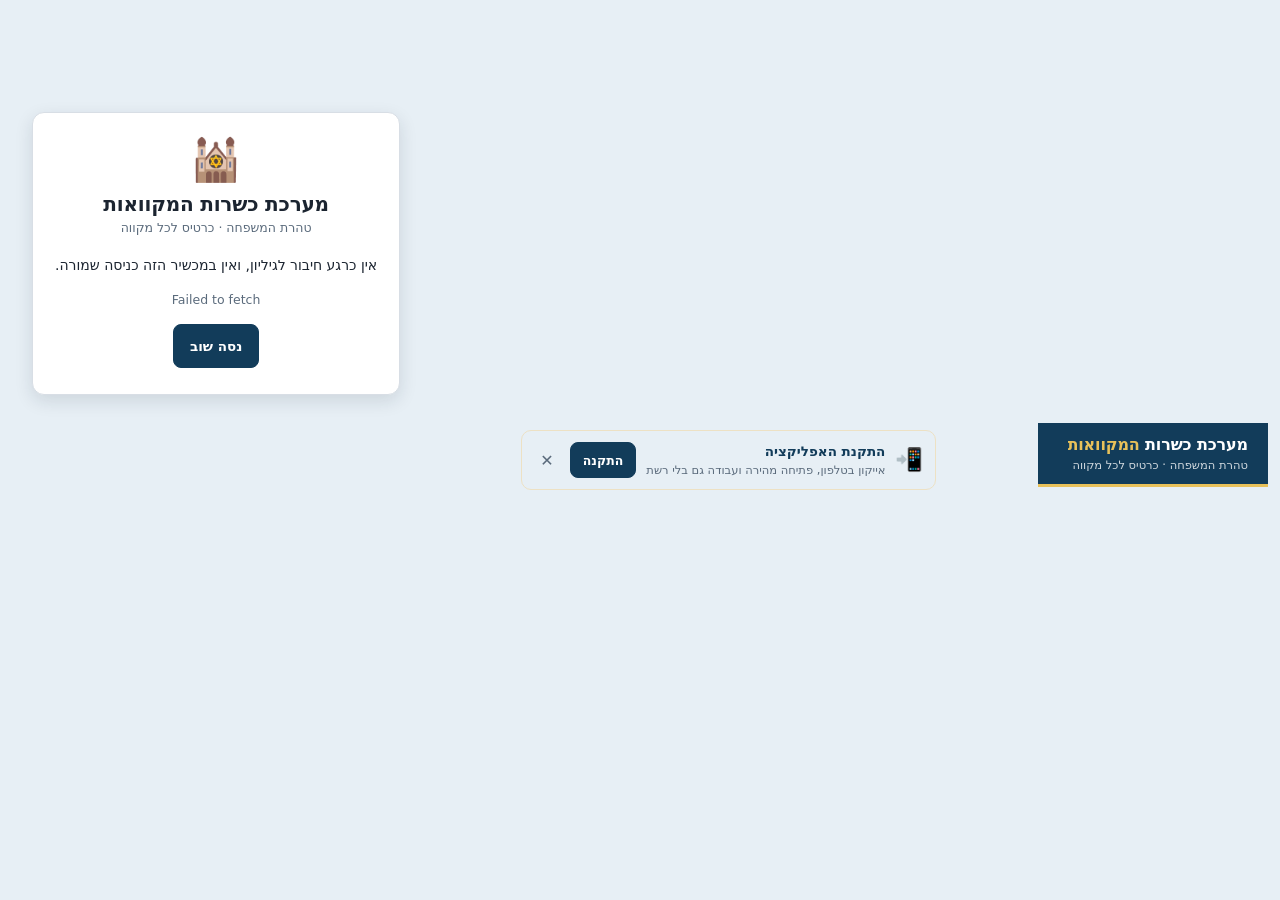
<file: app/index.html>
<!DOCTYPE html>
<html lang="he" dir="rtl">
<head>
<meta charset="UTF-8">
<meta name="viewport" content="width=device-width, initial-scale=1.0">
<title>מערכת כשרות המקוואות</title>
<link rel="manifest" href="manifest.json" id="appManifest">
<!-- ?app=talk הוא קיצור ישן. הוא הפנה למניפסט באותו scope של האפליקציה הראשית,
     וכרום מזהה אפליקציה לפי scope – ולכן לא היה מציע להתקין אותה בנפרד לעולם.
     הפניה לאפליקציית הדיונים האמיתית, שיושבת בתיקייה ובscope משלה. -->
<script>if(/[?&]app=talk/.test(location.search)){location.replace("talk/"+location.hash);}</script>
<meta name="theme-color" content="#123C5A">
<meta name="mobile-web-app-capable" content="yes">
<!-- הישן נשאר בשביל ספארי/iOS; כרום סימן אותו כמיושן ומזהיר בקונסול. -->
<meta name="apple-mobile-web-app-capable" content="yes">
<meta name="apple-mobile-web-app-title" content="מקוואות">
<meta name="apple-mobile-web-app-status-bar-style" content="black-translucent">
<link rel="apple-touch-icon" href="apple-touch-icon.png">
<link rel="icon" href="icon-192.png">
<style>
/* ============================================================
   מערכת כשרות המקוואות — מערכת העיצוב.
   CSS טהור · גופני מערכת · RTL לוגי בלבד · Mobile-first
   אותו קובץ משרת גם את אפליקציית הדיונים (app/talk/).
   ============================================================ */

:root{
  /* ---- טוקנים בסיסיים ---- */
  --bg:#F4F6F8; --card:#fff; --line:#D8DEE5; --ink:#1B2430; --muted:#5B6B7C;
  --brand:#123C5A; --brand-2:#1F5F8B; --brand-soft:#E7EFF5; --accent:#E8C15A;
  --ok:#2E7D46; --ok-soft:#E3F3E7; --warn:#B7791F; --warn-soft:#FBF1DC;
  --bad:#C0392B; --bad-soft:#FBE4E1;
  --gray-soft:#EDF0F3; --radius:10px; --shadow:0 1px 3px rgba(27,36,48,.06);

  --line-soft:#EDF0F3;                /* קו הפרדה פנימי בתוך כרטיס */
  --brand-deep:#0E3049;               /* פס לשוניות בכותרת כהה */
  --ink-3:#9AA7B4;                    /* טקסט placeholder */
  --ok-ink:#216235;                   /* טקסט ירוק על ok-soft — AA */
  --warn-ink:#8A5B12;                 /* טקסט כתום על warn-soft — AA */
  --bad-ink:#A32A1E;                  /* טקסט אדום על bad-soft — AA */
  --none:#B8C2CC;                     /* מצב "אין תעודה" */
  --accent-soft:#FDFBF4;              /* רקע "טרם מולא" */
  --accent-line:#EDE1C4;

  --s1:4px; --s2:8px; --s3:12px; --s4:14px; --s5:18px; --s6:24px;
  --radius-sm:8px; --radius-lg:12px; --radius-pill:99px;
  --shadow-2:0 6px 18px rgba(18,36,48,.12);
  --shadow-nav:0 -2px 10px rgba(18,36,48,.06);
  --tap:44px;                         /* מינימום שטח מגע */
  --fs-0:11.5px; --fs-1:12.5px; --fs-2:13.5px; --fs-3:14px;
  --fs-4:16px; --fs-5:20px; --fs-6:26px;
  --font:system-ui,-apple-system,"Segoe UI","Noto Sans Hebrew","Arial Hebrew",Arial,sans-serif;
  --head-h:62px;                      /* גובה הכותרת הדביקה */
  --modal-head-h:67px;                /* כותרת המודאל — פס המדורים נדבק מתחתיה.
                                         forms.js דורס בגובה הנמדד בפועל (כותרת
                                         שנשברת לשתי שורות גבוהה יותר). */
  --bot-h:68px;                       /* גובה סרגל הניווט התחתון */
}

*{box-sizing:border-box;margin:0;padding:0}
[hidden]{display:none!important}
html{font-size:16px}
body{background:var(--bg);color:var(--ink);font-family:var(--font);line-height:1.5;
  min-height:100vh;-webkit-text-size-adjust:100%;padding-bottom:calc(var(--bot-h) + env(safe-area-inset-bottom))}
a{color:var(--brand-2)}
a:hover{color:var(--brand)}
button{font-family:inherit;cursor:pointer}
input,select,textarea{font-family:inherit;font-size:var(--fs-3)}
:focus-visible{outline:3px solid var(--accent);outline-offset:1px}
h1,h2,h3,h4{font-weight:600;letter-spacing:-.01em}
.num,.v,.stat .v,.t3 .num,.live table td{font-variant-numeric:tabular-nums}

/* ============================ שלד ============================ */
header{background:var(--brand);color:#fff;border-bottom:3px solid var(--accent);
  position:sticky;top:0;z-index:20}
.head-inner{max-width:1180px;margin:0 auto;padding:10px 14px}
.head-top{display:flex;align-items:center;gap:10px;flex-wrap:nowrap}
.brand{display:flex;align-items:center;gap:10px;min-width:0}
.brand > div{min-width:0;overflow:hidden}
.brand h1{font-size:var(--fs-4);font-weight:600;white-space:nowrap}
.brand h1 span{color:var(--accent)}
.brand .sub{font-size:var(--fs-0);opacity:.8;white-space:nowrap;overflow:hidden;text-overflow:ellipsis}
.head-actions{display:flex;align-items:center;gap:var(--s2);margin-inline-start:auto}
.head-meta{font-size:var(--fs-0);opacity:.9;display:none;align-items:center;gap:6px}
.head-meta .btn.small{padding:0 9px;min-height:30px;font-size:var(--fs-0)}
.nav-toggle{display:inline-flex;align-items:center;justify-content:center;background:transparent;
  border:1px solid rgba(255,255,255,.4);color:#fff;border-radius:var(--radius-sm);
  width:40px;height:40px;font-size:1.15rem;flex:none}
.nav-toggle.back{font-size:1.4rem;font-weight:600}

.layout{display:flex;align-items:flex-start}
.sidenav{position:fixed;top:0;bottom:0;inset-inline-start:0;width:82vw;max-width:300px;height:100vh;
  z-index:70;background:var(--card);padding:18px 10px;overflow-y:auto;
  transform:translateX(-100%);transition:transform .2s ease;box-shadow:var(--shadow-2)}
[dir="rtl"] .sidenav{transform:translateX(100%)}
body.nav-open .sidenav{transform:none}
.nav-backdrop{display:none}
body.nav-open .nav-backdrop{display:block;position:fixed;inset:0;background:rgba(18,36,48,.4);z-index:65}
nav{display:flex;flex-direction:column;gap:2px}
nav a{display:flex;align-items:center;gap:10px;color:var(--ink);text-decoration:none;
  padding:12px;font-weight:600;font-size:var(--fs-2);border-radius:var(--radius);min-height:var(--tap)}
nav a .ic{font-size:1.05rem;width:22px;text-align:center;flex:none;opacity:.75}
nav a .t{flex:1}
nav a:hover{background:var(--gray-soft);color:var(--ink)}
nav a.on{background:var(--brand);color:#fff}
nav a.on .ic{opacity:1}
nav a .n{background:var(--brand-soft);color:var(--brand);border-radius:9px;padding:2px 7px;
  font-size:var(--fs-0);font-weight:600}
nav a .n:empty{display:none}
nav a.on .n{background:rgba(255,255,255,.22);color:#fff}
main{flex:1;min-width:0;max-width:1180px;margin:0 auto;padding:var(--s4) var(--s4) var(--s6)}
.view{display:none}.view.on{display:block}
.footer{margin-top:var(--s6);font-size:var(--fs-0);color:var(--muted);text-align:center}

/* סרגל ניווט תחתון — מובייל בלבד */
.botnav{position:fixed;inset-inline:0;bottom:0;z-index:60;display:flex;flex-direction:row;align-items:flex-end;
  justify-content:space-around;background:var(--card);border-top:1px solid var(--line);
  box-shadow:var(--shadow-nav);padding:6px 4px calc(6px + env(safe-area-inset-bottom))}
.botnav a{flex:1;max-width:80px;display:flex;flex-direction:column;align-items:center;gap:3px;
  text-decoration:none;color:var(--muted);font-size:var(--fs-0);font-weight:600;
  padding:6px 0;position:relative;min-height:var(--tap)}
.botnav a .ic{font-size:1.15rem;line-height:1}
/* nav a / nav a.on הכלליים חלים גם כאן (הסרגל הוא <nav>) — לנטרל רקע ומצב ריחוף */
.botnav a:hover{background:none;color:var(--brand)}
.botnav a.on{background:none;color:var(--brand)}
.botnav a .n{position:absolute;top:0;inset-inline-start:52%;min-width:17px;height:17px;
  background:var(--bad);color:#fff;border-radius:var(--radius-pill);
  font-size:10px;line-height:17px;text-align:center;padding:0 4px}
.botnav a .n:empty{display:none}
.botnav .fab{margin-top:-26px}
.botnav .fab .ic{width:56px;height:56px;border-radius:50%;background:var(--accent);color:var(--ink);
  display:flex;align-items:center;justify-content:center;font-size:1.5rem;
  box-shadow:0 6px 16px rgba(201,155,46,.45)}
body.talk-app .botnav,body.talk-app .sidenav,body.talk-app .nav-toggle:not(.back),
body.talk-app #btnReport{display:none}
body.talk-app{padding-bottom:0}
/* מודאל פתוח: הסרגל צף מעליו (z-index 60 מול 50) והסתיר את רשימת ההשלמה
   של שם המקווה. הוא גם מיותר כל עוד המודאל פתוח. */
body:has(.modal-bg:not([hidden])) .botnav{display:none}
body:has(.modal-bg:not([hidden])) .toast{bottom:var(--s4)}

/* ============================ כלים ============================ */
.toolbar{background:var(--card);border:1px solid var(--line);border-radius:var(--radius-lg);
  padding:var(--s3);margin-bottom:var(--s4);box-shadow:var(--shadow)}
.toolbar .row{display:flex;gap:var(--s2);flex-wrap:wrap;align-items:end}
.toolbar .chips + .row{margin-top:var(--s3)}
.field{display:flex;flex-direction:column;gap:3px;min-width:130px;flex:1}
.field.grow{flex:3;min-width:100%}
.field label{font-size:var(--fs-0);font-weight:600;color:var(--muted)}
.field input,.field select{padding:11px 12px;border:1px solid var(--line);border-radius:var(--radius-sm);
  background:var(--card);width:100%;min-height:var(--tap);color:var(--ink)}
.field input::placeholder{color:var(--ink-3)}
.field input:focus,.field select:focus{border-color:var(--brand-2);outline:none;
  box-shadow:0 0 0 3px rgba(31,95,139,.15)}
.toolbar .summary{margin-top:var(--s2);font-size:var(--fs-1);color:var(--muted);
  display:flex;gap:var(--s3);flex-wrap:wrap;align-items:center}

.btn{border:1px solid var(--line);background:var(--card);border-radius:var(--radius-sm);
  padding:0 16px;min-height:var(--tap);font-weight:600;font-size:var(--fs-2);color:var(--ink);
  display:inline-flex;align-items:center;justify-content:center;gap:6px;white-space:nowrap}
.btn:hover{border-color:var(--brand-2);color:var(--brand)}
.btn:active{background:var(--brand-soft)}
.btn.primary{background:var(--brand);color:#fff;border-color:var(--brand)}
.btn.primary:hover{background:var(--brand-deep);color:#fff}
.btn.small{min-height:36px;padding:0 12px;font-size:var(--fs-1)}
.btn.danger{color:var(--bad);border-color:var(--bad)}
.btn.danger:hover{background:var(--bad-soft);color:var(--bad-ink)}
.btn[disabled]{opacity:.45;cursor:not-allowed}
.btn.block{width:100%}
/* וריאנטים של כפתורי הכותרת — חייבים לבוא אחרי .btn, אחרת היא דורסת אותם */
.report-btn{background:var(--accent);color:var(--ink);border-color:var(--accent);
  font-size:var(--fs-2);font-weight:600;white-space:nowrap}
.report-btn:hover{background:#F2D077;border-color:#F2D077;color:var(--ink)}
.user-btn{background:transparent;color:#fff;border-color:rgba(255,255,255,.4)}
.user-btn:hover{color:#fff;border-color:#fff}
/* בטלפון כפתור הדיווח יושב ב-FAB שבסרגל התחתון — כפילות בכותרת רק דוחקת את השם */
@media (max-width:900px){
  .report-btn{display:none}
  .brand h1{overflow:hidden;text-overflow:ellipsis}
  .head-actions .btn{padding:0 11px;font-size:var(--fs-1)}
}

.chips{display:flex;gap:6px;flex-wrap:wrap}
.chip{border:1px solid var(--line);background:var(--card);border-radius:var(--radius-pill);
  padding:9px 13px;font-size:var(--fs-1);font-weight:600;color:var(--muted);min-height:38px;
  display:inline-flex;align-items:center}
.chip.on{background:var(--brand);color:#fff;border-color:var(--brand)}
.chip .n{margin-inline-start:6px;background:var(--gray-soft);color:var(--muted);
  border-radius:9px;padding:1px 7px;font-size:var(--fs-0)}
.chip .n:empty{display:none}
.chip.on .n{background:rgba(255,255,255,.22);color:#fff}

.badge{display:inline-flex;align-items:center;gap:4px;border-radius:6px;padding:4px 8px;
  font-size:var(--fs-0);font-weight:600;background:var(--gray-soft);color:var(--muted);white-space:nowrap}
/* סימן צורני לפני הצבע — הבחנה גם בעיוורון צבעים */
.badge.ok{background:var(--ok-soft);color:var(--ok-ink)}
.badge.ok::before{content:"✓"}
.badge.warn{background:var(--warn-soft);color:var(--warn-ink)}
.badge.warn::before{content:"▲"}
.badge.bad{background:var(--bad-soft);color:var(--bad-ink)}
.badge.bad::before{content:"■"}
.badge.brand{background:var(--brand-soft);color:var(--brand)}

.pills{display:flex;gap:6px;flex-wrap:wrap}
.pill{border:1px solid var(--line);border-radius:var(--radius-sm);padding:0 14px;min-height:var(--tap);
  font-size:var(--fs-2);cursor:pointer;background:var(--card);color:var(--muted);
  display:inline-flex;align-items:center;justify-content:center;position:relative;flex:1;min-width:80px}
.pill input{position:absolute;opacity:0;width:0;height:0}
.pill:has(input:checked){background:var(--brand);color:#fff;border-color:var(--brand);font-weight:600}
.pill.p0:has(input:checked){background:var(--ok);border-color:var(--ok)}
.pill.p1:has(input:checked){background:var(--warn);border-color:var(--warn)}
.pill.p2:has(input:checked){background:var(--bad);border-color:var(--bad)}
.pill.chk{flex:0 0 auto}
.pill.chk:has(input:checked)::before{content:"✓ "}

/* ==================== רשימת המקוואות ==================== */
.grid{display:grid;grid-template-columns:1fr;gap:var(--s3)}
.mcard{background:var(--card);border:1px solid var(--line);border-radius:var(--radius-lg);
  padding:var(--s3) var(--s4);box-shadow:var(--shadow);cursor:pointer;display:flex;flex-direction:column;
  gap:5px;text-decoration:none;color:inherit;border-inline-start:5px solid var(--none);position:relative}
.mcard:hover{border-color:var(--brand-2)}
.mcard.s-ok{border-inline-start-color:var(--ok)}
.mcard.s-warn{border-inline-start-color:var(--warn)}
.mcard.s-bad{border-inline-start-color:var(--bad)}
.mcard.s-none{border-inline-start-color:var(--none)}
.mcard h3{font-size:var(--fs-4);line-height:1.3}
.mcard .loc{font-size:var(--fs-1);color:var(--muted)}
.mcard .tags{display:flex;gap:5px;flex-wrap:wrap;margin-top:3px}
.mcard .kv{font-size:var(--fs-1);color:var(--muted);display:flex;justify-content:space-between;
  gap:var(--s2);margin-top:5px;padding-top:var(--s2);border-top:1px dashed var(--line)}
.mcard .kv b{color:var(--ink);font-weight:600}
.more{display:flex;justify-content:center;padding:var(--s5)}
.empty{padding:32px 20px;text-align:center;color:var(--muted);font-size:var(--fs-2)}

/* ========================= דף הבית ========================= */
.hero{display:flex;justify-content:space-between;align-items:flex-end;gap:var(--s3);
  flex-wrap:wrap;margin-bottom:var(--s4)}
.hero h2{font-size:var(--fs-5);color:var(--brand)}
.hero h2 span{color:var(--brand-2)}
.hero .sub{color:var(--muted);font-size:var(--fs-2)}
.hero .today{background:var(--card);border:1px solid var(--line);border-radius:var(--radius-lg);
  padding:8px 13px;font-size:var(--fs-1);box-shadow:var(--shadow)}
.hero .today b{color:var(--brand);font-size:var(--fs-3);font-weight:600}

/* האריחים שוטחו: כרטיס לבן, מספר צבוע, פס מצב דק. בלי גרדיאנט ובלי 3D. */
.tiles3d{display:grid;grid-template-columns:1fr 1fr;gap:var(--s3);margin-bottom:var(--s4)}
.t3{position:relative;background:var(--card);border:1px solid var(--line);
  border-radius:var(--radius-lg);padding:var(--s3);text-decoration:none;color:var(--ink);
  display:flex;flex-direction:column;gap:2px;min-height:112px;box-shadow:var(--shadow);overflow:hidden}
.t3::before{content:"";position:absolute;inset-block-start:0;inset-inline:0;height:3px;background:var(--brand)}
.t3:hover{border-color:var(--brand-2);color:var(--ink)}
.t3 .ic{font-size:1.1rem;line-height:1;opacity:.55}
.t3 .num{font-size:var(--fs-6);font-weight:600;line-height:1.15;margin-top:auto;color:var(--brand)}
.t3 .lbl{font-size:var(--fs-1);font-weight:600;line-height:1.3}
.t3 .sub{font-size:var(--fs-0);color:var(--muted)}
.t3.gold::before{background:var(--accent)}   .t3.gold .num{color:var(--warn-ink)}
.t3.green::before{background:var(--ok)}      .t3.green .num{color:var(--ok)}
.t3.teal::before{background:var(--brand-2)}  .t3.teal .num{color:var(--brand-2)}
.t3.plum::before{background:#6E3369}         .t3.plum .num{color:#6E3369}
.t3.rust::before{background:var(--bad)}      .t3.rust .num{color:var(--bad-ink)}
.t3 .ring{position:absolute;top:var(--s3);inset-inline-end:var(--s3);width:42px;height:42px;border-radius:50%;
  background:conic-gradient(var(--brand-2) calc(var(--p) * 1%),var(--gray-soft) 0);display:grid;place-items:center}
.t3 .ring::after{content:attr(data-p) "%";width:32px;height:32px;border-radius:50%;background:var(--card);
  display:grid;place-items:center;font-size:10px;font-weight:600;color:var(--brand)}

.quick{display:flex;gap:var(--s2);flex-wrap:wrap;margin-bottom:var(--s4)}
.quick a,.quick button{flex:1 1 100%;text-decoration:none;background:var(--card);border:1px solid var(--line);
  border-radius:var(--radius-lg);padding:0 var(--s4);min-height:54px;box-shadow:var(--shadow);color:var(--ink);
  display:flex;align-items:center;gap:10px;font-weight:600;font-size:var(--fs-2);font-family:inherit}
.quick a:hover,.quick button:hover{border-color:var(--brand-2);color:var(--ink)}
.quick .ic{font-size:1.15rem;opacity:.7}
.quick .n{margin-inline-start:auto;background:var(--brand-soft);color:var(--brand);
  border-radius:10px;padding:2px 9px;font-size:var(--fs-1)}
.quick .n.bad{background:var(--bad-soft);color:var(--bad-ink)}
.quick .n.warn{background:var(--warn-soft);color:var(--warn-ink)}
.home-grid{display:grid;grid-template-columns:1fr;gap:var(--s3)}
.feed{list-style:none}
.feed li{display:flex;gap:10px;padding:10px 0;border-bottom:1px solid var(--line-soft);
  font-size:var(--fs-2);align-items:flex-start}
.feed li:last-child{border-bottom:0}
.feed .fi{font-size:1.05rem;flex:none}
.feed .ft{flex:1;min-width:0}
.feed .ft b a{text-decoration:none;color:var(--brand);font-weight:600}
.feed small{color:var(--muted);display:block;font-size:var(--fs-0)}

/* ======================= כרטיס מקווה ======================= */
.back{display:inline-flex;align-items:center;gap:6px;margin-bottom:var(--s2);
  font-size:var(--fs-2);text-decoration:none;font-weight:600;min-height:36px}
.card-head{background:var(--card);border:1px solid var(--line);border-radius:var(--radius-lg);
  padding:var(--s4) var(--s4);box-shadow:var(--shadow);margin-bottom:var(--s3)}
.card-head .title{display:flex;justify-content:space-between;align-items:flex-start;gap:var(--s3);flex-wrap:wrap}
.card-head h2{font-size:var(--fs-5);color:var(--brand)}
.card-head .loc{color:var(--muted);font-size:var(--fs-2);margin-top:2px}
.card-head .tags{display:flex;gap:6px;flex-wrap:wrap;margin-top:var(--s2)}
.card-head .actions{display:flex;gap:var(--s2);flex-wrap:wrap;width:100%}
.card-head .actions .btn{flex:1}
.card-head .actions .btn.primary{flex:2}
.kpis{display:grid;grid-template-columns:1fr 1fr;gap:var(--s2);margin-top:var(--s3)}
.kpi{background:var(--brand-soft);border-radius:var(--radius);padding:9px 11px}
.kpi .l{font-size:var(--fs-0);color:var(--muted);font-weight:600}
.kpi .v{font-size:var(--fs-3);font-weight:600;color:var(--brand)}
.kpi .v.v-bad{color:var(--bad-ink)}
.kpi .s{font-size:var(--fs-0);color:var(--muted)}

/* לשוניות: גלילה אופקית עם עיגון, לא גלישה לשורות */
.tabs{display:flex;gap:2px;overflow-x:auto;scroll-snap-type:x proximity;
  -webkit-overflow-scrolling:touch;border-bottom:1px solid var(--line);margin-bottom:var(--s3)}
.tabs::-webkit-scrollbar{display:none}
.tabs button{background:none;border:none;padding:12px var(--s3);font-weight:600;font-size:var(--fs-2);
  color:var(--muted);border-bottom:3px solid transparent;margin-bottom:-1px;white-space:nowrap;
  scroll-snap-align:start;min-height:var(--tap)}
.tabs button.on{color:var(--brand);border-bottom-color:var(--brand)}
.tabs button .n{background:var(--gray-soft);border-radius:9px;padding:1px 7px;
  font-size:var(--fs-0);margin-inline-start:5px}
.tabs button.on .n{background:var(--brand-soft);color:var(--brand)}
.pane{display:none}.pane.on{display:block}

.panel{background:var(--card);border:1px solid var(--line);border-radius:var(--radius-lg);
  padding:var(--s4);margin-bottom:var(--s3);box-shadow:var(--shadow)}
.panel h3{font-size:var(--fs-3);margin-bottom:var(--s3);display:flex;align-items:center;gap:var(--s2);color:var(--brand)}
.panel h3::before{content:"";width:9px;height:9px;background:var(--accent);border-radius:2px;flex:none}
.panel-tools{display:flex;justify-content:flex-end;gap:var(--s2);margin-bottom:var(--s2)}
.dl{display:grid;grid-template-columns:1fr;gap:0}
.dl div{display:flex;gap:var(--s2);padding:8px 0;border-bottom:1px dashed var(--line-soft);font-size:var(--fs-2)}
.dl dt{color:var(--muted);min-width:110px;flex:none}
.dl dd{font-weight:600;word-break:break-word}
.dl dd.none{color:var(--ink-3);font-weight:400}
.dl dd small{color:var(--muted);font-weight:400}
.dl code{direction:ltr;unicode-bidi:isolate;white-space:nowrap;font-size:var(--fs-0);
  background:var(--gray-soft);border-radius:4px;padding:1px 5px}
.tiles{display:grid;grid-template-columns:1fr;gap:var(--s2)}
.tile{border:1px solid var(--line);border-radius:var(--radius);padding:11px 13px;background:var(--card)}
.tile h4{font-size:var(--fs-2);margin-bottom:6px;display:flex;justify-content:space-between;
  align-items:center;gap:var(--s2);flex-wrap:wrap}
.tile .r{display:flex;justify-content:space-between;gap:var(--s2);font-size:var(--fs-1);
  padding:4px 0;color:var(--muted)}
.tile .r b{color:var(--ink);font-weight:600}

.timeline{list-style:none}
.timeline li{display:grid;grid-template-columns:1fr;gap:4px;padding:11px 0;
  border-bottom:1px solid var(--line-soft);font-size:var(--fs-2)}
.timeline .d{font-weight:600;color:var(--brand)}
.timeline .d small{color:var(--muted);font-weight:400;font-size:var(--fs-0);margin-inline-start:6px}
.timeline .t{display:flex;flex-direction:column;gap:4px}
.timeline .t .h{display:flex;gap:6px;flex-wrap:wrap;align-items:center;font-weight:600}
.timeline .t .n{color:var(--muted);font-size:var(--fs-1)}

.insp{border:1px solid var(--line);border-radius:var(--radius);margin-bottom:var(--s2);overflow:hidden}
.insp > summary{list-style:none;cursor:pointer;padding:12px var(--s3);display:flex;gap:var(--s2);
  flex-wrap:wrap;align-items:center;background:var(--card);min-height:var(--tap)}
.insp > summary::-webkit-details-marker{display:none}
.insp > summary .d{font-weight:600;color:var(--brand);min-width:120px}
.insp > summary .r{color:var(--muted);font-size:var(--fs-1);flex:1}
.insp[open] > summary{border-bottom:1px solid var(--line);background:var(--brand-soft)}
.insp .body{padding:var(--s3);display:grid;grid-template-columns:1fr;gap:var(--s2)}
.sec{border:1px solid var(--line);border-radius:var(--radius);padding:10px 12px}
.sec h4{font-size:var(--fs-2);margin-bottom:6px;display:flex;justify-content:space-between;gap:var(--s2)}
.sec .f{display:flex;justify-content:space-between;gap:var(--s2);font-size:var(--fs-1);
  padding:5px 0;border-bottom:1px dotted var(--line-soft)}
.sec .f span:first-child{color:var(--muted)}
.sec .f.v-ok span:last-child{color:var(--ok-ink);font-weight:600}
.sec .f.v-warn span:last-child{color:var(--warn-ink);font-weight:600}
.sec .f.v-bad span:last-child{color:var(--bad-ink);font-weight:600}
.sec .f.v-ok span:last-child::before{content:"✓ "}
.sec .f.v-warn span:last-child::before{content:"▲ "}
.sec .f.v-bad span:last-child::before{content:"■ "}
.sec .f.note{flex-direction:column;gap:2px}
.sec .f.note span:last-child{font-style:italic}
.guidance{grid-column:1/-1;background:var(--warn-soft);border-radius:var(--radius);
  padding:10px 13px;font-size:var(--fs-2);color:var(--ink)}

/* ========================== טפסים ========================== */
.rform .fgrid{display:grid;grid-template-columns:1fr;gap:var(--s3)}
.rform .ff{display:flex;flex-direction:column;gap:6px}
.rform .ff.wide{grid-column:1/-1}
.rform label,.rform .lbl{font-size:var(--fs-2);font-weight:600;color:var(--ink)}
.rform input,.rform select,.rform textarea{width:100%;padding:11px 12px;border:1px solid var(--line);
  border-radius:var(--radius-sm);font-size:var(--fs-3);min-height:var(--tap);background:var(--card);color:var(--ink)}
.rform textarea{min-height:64px;line-height:1.5}
.rform input:focus,.rform select:focus,.rform textarea:focus{border-color:var(--brand-2);outline:none;
  box-shadow:0 0 0 3px rgba(31,95,139,.15)}
.rform .heb{color:var(--brand);font-weight:600;font-size:var(--fs-0)}
.rform .req{color:var(--bad)}
.rform small.hint{font-size:var(--fs-0);color:var(--muted)}
/* "טרם מולא": כל שדה בדיקה שאין בו בחירה מסומן בלי JS */
.rform .ff.st:not(:has(input:checked)){background:var(--accent-soft);border-inline-start:3px solid var(--accent);
  border-radius:var(--radius-sm);padding:8px 10px;margin-inline-start:-10px}
.rform .ff.st:not(:has(input:checked)) .lbl::after{content:"טרם מולא";margin-inline-start:8px;
  background:var(--warn-soft);color:var(--warn-ink);border-radius:6px;padding:3px 7px;
  font-size:var(--fs-0);font-weight:600;white-space:nowrap}
.rform .ff.st:not(:has(input:checked)) .pill{border-color:var(--accent-line)}

.fsec{border:1px solid var(--line);border-radius:var(--radius);margin-top:var(--s3);overflow:hidden;background:var(--card)}
.fsec summary{cursor:pointer;padding:13px var(--s4);font-weight:600;color:var(--brand);
  background:var(--brand-soft);list-style:none;display:flex;align-items:center;gap:var(--s2);min-height:var(--tap)}
.fsec summary::-webkit-details-marker{display:none}
.fsec summary::after{content:"⌄";margin-inline-start:auto;color:var(--brand-2);font-weight:400}
.fsec[open] summary::after{content:"⌃"}
.fsec .cnt{font-size:var(--fs-0);font-weight:600;color:var(--warn-ink);background:var(--warn-soft);
  border-radius:6px;padding:3px 8px}
.fsec .cnt:empty{display:none}
.fsec.done summary{background:var(--ok-soft);color:var(--ok-ink)}
.fsec.done .cnt{background:#fff;color:var(--ok-ink)}
.fsec.done summary::before{content:"✓ "}
.fsec .fgrid{padding:var(--s4)}
/* פס מדורים דביק + מדד התקדמות */
.fsecnav{position:sticky;top:var(--modal-head-h);z-index:1;display:flex;flex-direction:row;gap:5px;overflow-x:auto;
  background:var(--brand-deep);margin:0 calc(-1 * var(--s4));padding:var(--s2) var(--s4);
  scroll-snap-type:x proximity}
.fsecnav::-webkit-scrollbar{display:none}
.fsecnav a{flex:none;scroll-snap-align:start;text-decoration:none;white-space:nowrap;
  background:rgba(255,255,255,.12);color:#D6E2EC;border-radius:6px;padding:8px 10px;
  font-size:var(--fs-1);font-weight:600}
.fsecnav a .c{opacity:.75;font-weight:400}
.fsecnav a.on{background:#fff;color:var(--brand)}
.rform-main{min-width:0}
.fsecnav a.done{background:var(--ok-soft);color:var(--ok-ink)}
.rform-prog{display:flex;align-items:center;gap:var(--s2);font-size:var(--fs-1);color:var(--muted);
  margin-top:var(--s2)}
.rform-prog .trk{flex:1;height:6px;background:var(--gray-soft);border-radius:var(--radius-pill);overflow:hidden}
.rform-prog .fil{display:block;height:100%;background:var(--ok);border-radius:var(--radius-pill)}
.factions{position:sticky;bottom:0;display:flex;align-items:center;gap:var(--s3);
  margin-top:var(--s4);padding:var(--s3) 0;background:var(--card);border-top:1px solid var(--line);flex-wrap:wrap}
.factions .btn.primary{flex:1;min-width:180px}
.fmsg{font-size:var(--fs-1);color:var(--muted)}
.fmsg.ok{color:var(--ok-ink);font-weight:600}
.fmsg.bad{color:var(--bad-ink);font-weight:600}
.locked{display:flex;align-items:center;gap:var(--s2);background:var(--brand-soft);
  border-radius:var(--radius-sm);padding:10px 12px;flex-wrap:wrap}
.locked b{color:var(--brand)}
.lnk{background:none;border:none;color:var(--brand-2);font-size:var(--fs-1);padding:0;cursor:pointer;
  text-decoration:underline}

/* ==================== טבלאות ודוחות ==================== */
.tbl-wrap{overflow-x:auto;border:1px solid var(--line);border-radius:var(--radius-lg);background:var(--card)}
table{width:100%;border-collapse:collapse;font-size:var(--fs-2);background:var(--card)}
th,td{padding:10px 11px;border-bottom:1px solid var(--line-soft);text-align:start;vertical-align:top}
th{background:var(--brand-soft);color:var(--brand);font-size:var(--fs-0);font-weight:600;
  position:sticky;top:0;white-space:nowrap}
tr:last-child td{border-bottom:0}
tr.link{cursor:pointer}
tr.link:hover td{background:var(--brand-soft)}
.selcol{width:38px}
.selcol input{width:22px;height:22px}

.stat-grid{display:grid;grid-template-columns:1fr 1fr;gap:var(--s2);margin-bottom:var(--s4)}
.stat{background:var(--card);border:1px solid var(--line);border-radius:var(--radius-lg);
  padding:var(--s3);box-shadow:var(--shadow)}
.stat .l{font-size:var(--fs-0);color:var(--muted);font-weight:600}
.stat .v{font-size:var(--fs-6);font-weight:600;color:var(--brand);line-height:1.2}
.stat .s{font-size:var(--fs-0);color:var(--muted)}
.stat.ok .v{color:var(--ok)}.stat.warn .v{color:var(--warn-ink)}.stat.bad .v{color:var(--bad-ink)}
.live{background:var(--card);border:1px solid var(--line);border-radius:var(--radius-lg);
  padding:var(--s4);margin-bottom:var(--s4);box-shadow:var(--shadow)}
.live .hd{display:flex;justify-content:space-between;align-items:center;flex-wrap:wrap;
  gap:var(--s2);margin-bottom:var(--s3)}
.live .hd h3{font-size:var(--fs-3);color:var(--brand)}
.live .hd select{padding:10px 12px;border:1px solid var(--line);border-radius:var(--radius-sm);min-height:var(--tap)}
.live table th{text-align:center}
.live table th:first-child,.live table td:first-child{text-align:start;font-weight:600;font-size:var(--fs-2)}
.live table td{text-align:center;font-size:var(--fs-4);font-weight:600;color:var(--brand)}
.live table td small{display:block;font-size:var(--fs-0);font-weight:400;color:var(--muted)}
.two{display:grid;grid-template-columns:1fr;gap:var(--s3)}
.bar{display:flex;align-items:center;gap:var(--s2);font-size:var(--fs-1);padding:4px 0}
.bar .lbl{min-width:96px;color:var(--muted)}
.bar .trk{flex:1;background:var(--gray-soft);border-radius:4px;height:11px;overflow:hidden}
.bar .fil{height:100%;background:var(--brand-2)}
.bar .num{min-width:34px;font-weight:600;text-align:end}
.due-ok{color:var(--ok-ink);font-weight:600}
.due-warn{color:var(--warn-ink);font-weight:600}
.due-bad{color:var(--bad-ink);font-weight:600}
.due-ok::before{content:"✓ "}.due-warn::before{content:"▲ "}.due-bad::before{content:"■ "}

.forms-list{display:grid;grid-template-columns:1fr;gap:var(--s2)}
.form-link{display:block;text-decoration:none;color:inherit;border:1px solid var(--line);
  border-radius:var(--radius);padding:var(--s4);background:var(--card);box-shadow:var(--shadow)}
.form-link:hover{border-color:var(--brand-2)}
.form-link b{display:block;color:var(--brand);margin-bottom:3px;font-size:var(--fs-3)}
.form-link small{color:var(--muted)}
.note-box{background:var(--brand-soft);border-radius:var(--radius);padding:12px var(--s4);
  font-size:var(--fs-2);margin-bottom:var(--s3);color:var(--ink)}
.note-box.conn{background:var(--warn-soft);border:1px solid #E9D9B0;display:flex;gap:var(--s2);
  flex-wrap:wrap;align-items:center}
.note-box.conn a{font-weight:600;color:var(--warn-ink)}

/* ========================= דיונים ========================= */
.talk{display:grid;grid-template-columns:1fr;gap:var(--s3);align-items:start}
.chlist{background:var(--card);border:1px solid var(--line);border-radius:var(--radius-lg);padding:6px}
.chhead{display:flex;justify-content:space-between;align-items:center;padding:8px 10px;gap:6px}
.chsec{display:flex;justify-content:space-between;align-items:center;font-size:var(--fs-0);
  font-weight:600;color:var(--muted);padding:10px 10px 6px;margin-top:4px;border-top:1px solid var(--line-soft)}
.ch{display:flex;align-items:center;gap:var(--s2);padding:11px 10px;border-radius:var(--radius-sm);
  text-decoration:none;color:var(--ink);font-size:var(--fs-2);min-height:var(--tap)}
.ch .chi{width:34px;height:34px;border-radius:10px;background:var(--gray-soft);text-align:center;
  line-height:34px;flex:none}
.ch span:not(.chi):not(.n){flex:1;min-width:0;overflow:hidden;text-overflow:ellipsis;white-space:nowrap}
.ch small{color:var(--muted);font-size:var(--fs-0);white-space:nowrap}
.ch:hover{background:var(--gray-soft);color:var(--ink)}
.ch.on{background:var(--brand-soft);color:var(--brand);font-weight:600}
.ch.on small{color:var(--brand-2)}
.chmain{background:var(--card);border:1px solid var(--line);border-radius:var(--radius-lg);padding:var(--s3)}
.chtitle{display:flex;justify-content:space-between;align-items:center;gap:var(--s2);flex-wrap:wrap;
  border-bottom:1px solid var(--line);padding-bottom:var(--s2);margin-bottom:var(--s2)}
.chtitle h2{font-size:var(--fs-4);color:var(--brand)}
.chtitle .sub{font-size:var(--fs-1);color:var(--muted)}
.thread{max-height:60vh;overflow-y:auto;display:flex;flex-direction:column;gap:6px;
  padding:var(--s2) 4px;background:linear-gradient(0deg,var(--brand-soft),var(--bg));border-radius:var(--radius)}
.thread .row{display:flex;gap:6px;align-items:flex-end;max-width:90%}
.thread .row.me{align-self:flex-end;flex-direction:row-reverse}
.av{width:30px;height:30px;border-radius:50%;color:#fff;display:flex;align-items:center;
  justify-content:center;font-size:var(--fs-0);font-weight:600;flex:none;margin-bottom:14px}
.msg{background:var(--card);border-radius:12px 12px 12px 4px;padding:8px 11px 5px;
  box-shadow:0 1px 1px rgba(27,36,48,.12);position:relative;min-width:110px}
.msg.me{background:#DCF6E8;border-radius:12px 12px 4px 12px}
.msg .mh{font-size:var(--fs-0);margin-bottom:2px}
.msg .mh b{font-weight:600}
.msg .mb{font-size:var(--fs-3);white-space:pre-wrap;word-break:break-word;line-height:1.5}
.msg .mq{display:block;width:100%;text-align:start;border:none;border-inline-start:3px solid var(--brand-2);
  padding:5px 9px;margin-bottom:5px;font-size:var(--fs-0);color:var(--muted);
  background:rgba(18,60,90,.06);border-radius:6px;cursor:pointer}
.msg .mq b{display:block;color:var(--brand);font-size:var(--fs-0)}
.msg .ma{text-align:end}
.msg.flash{animation:flash 1.2s}
@keyframes flash{0%,100%{box-shadow:0 1px 1px rgba(27,36,48,.12)}30%{box-shadow:0 0 0 3px var(--accent)}}
.mfoot{display:flex;align-items:center;gap:var(--s2);justify-content:flex-end;
  font-size:var(--fs-0);color:var(--muted);margin-top:1px}
.mfoot .tick{color:#34B7F1}
.mfoot .lnk{font-size:var(--fs-0)}
.daysep{text-align:center;margin:6px 0}
.daysep span{background:rgba(18,60,90,.10);color:var(--brand);border-radius:12px;
  padding:3px 12px;font-size:var(--fs-0);font-weight:600}
.msg.sys{background:transparent;border:1px dashed var(--line);align-self:center;max-width:95%;
  font-size:var(--fs-2);box-shadow:none;text-align:center}
.msg.sys .sys-act{margin-top:var(--s2)}
.msg.sys .sys-act .btn{display:inline-flex;text-decoration:none;min-height:38px}
.msg.sys .sys-work{margin-top:var(--s2);display:flex;flex-direction:column;gap:4px;text-align:start}
.msg.sys .swi{display:flex;align-items:center;gap:var(--s2);padding:9px 10px;border:1px solid var(--line);
  border-radius:var(--radius-sm);background:var(--card);cursor:pointer;font-size:var(--fs-2);min-height:40px}
.msg.sys .swi.taken{opacity:.7}
.msg.sys .swi .swn{flex:1;font-weight:600}
.msg.sys .swi small{color:var(--muted)}
.msg.sys .swh{margin-top:4px;font-size:var(--fs-0);color:var(--muted)}
.reacts{display:flex;gap:4px;flex-wrap:wrap;margin-top:5px}
.react{background:var(--card);border:1px solid var(--line);border-radius:var(--radius-pill);
  padding:3px 9px;font-size:var(--fs-1);cursor:pointer;line-height:1.5;min-height:28px}
.react.on{background:var(--brand-soft);border-color:var(--brand-2);color:var(--brand);font-weight:600}
.react.add,.react.quick{opacity:.6;border-style:dashed}
.msg:hover .react.add,.msg:hover .react.quick{opacity:1}
.react.quick:hover{background:var(--brand-soft);border-style:solid}
.epick{position:fixed;background:var(--card);border:1px solid var(--line);border-radius:var(--radius-lg);
  box-shadow:var(--shadow-2);padding:6px;display:flex;flex-wrap:wrap;gap:2px;max-width:268px;z-index:90}
.epick button{background:none;border:none;font-size:1.3rem;cursor:pointer;padding:6px;border-radius:50%;
  min-width:40px;min-height:40px}
.epick button:hover{background:var(--gray-soft)}
.composer{margin-top:var(--s3);border-top:1px solid var(--line);padding-top:var(--s3)}
.composer textarea{width:100%;padding:12px 14px;border:1px solid var(--line);
  border-radius:22px;font-size:var(--fs-3);min-height:var(--tap);resize:vertical}
.composer textarea:focus{border-color:var(--brand-2);outline:none;box-shadow:0 0 0 3px rgba(31,95,139,.15)}
.composer .crow{display:flex;gap:6px;align-items:center;margin-top:var(--s2);flex-wrap:wrap}
.composer .crow .btn{min-height:40px;padding:0 12px;font-size:var(--fs-1)}
.replybox{background:var(--brand-soft);border-radius:var(--radius-sm);padding:8px 11px;
  font-size:var(--fs-1);margin-bottom:6px}
.ctpl{display:flex;gap:6px;flex-wrap:wrap}
.ctpl .chip{cursor:pointer}
.mwrap{position:relative;display:inline-block;max-width:100%}
.msave{position:absolute;inset-inline-end:5px;bottom:5px;background:rgba(18,36,48,.78);color:#fff;
  border-radius:6px;padding:3px 8px;font-size:var(--fs-0);text-decoration:none;line-height:1.6}
.msave:hover{background:rgba(18,36,48,.95);color:#fff}
.mwrap.aud{display:flex;align-items:center;gap:6px;flex-wrap:wrap}
.msave.inline{position:static;background:var(--gray-soft);color:var(--brand);border:1px solid var(--line);
  padding:6px 10px;white-space:nowrap}
.msave.inline:hover{background:var(--brand-soft)}

/* ====================== חלוקת עבודה ====================== */
.wgrid{display:grid;grid-template-columns:1fr;gap:var(--s2)}
.wcard{background:var(--card);border:1px solid var(--line);border-radius:var(--radius-lg);
  padding:var(--s3) var(--s4);box-shadow:var(--shadow);display:flex;flex-direction:column;gap:5px;
  border-inline-start:5px solid var(--line)}
.wcard.open{border-inline-start-color:var(--warn)}
.wcard.taken{border-inline-start-color:var(--brand-2)}
.wcard.done{border-inline-start-color:var(--ok);opacity:.75}
.wcard h4{font-size:var(--fs-4)}
.wcard .wl{font-size:var(--fs-1);color:var(--muted)}
.wcard .wb{display:flex;gap:6px;flex-wrap:wrap;margin-top:var(--s2)}
.wcard .wb .btn{flex:1;min-width:120px}

/* ======================== פרויקטים ======================== */
.pcard{padding:0;overflow:hidden;background:var(--card);border:1px solid var(--line);
  border-radius:var(--radius-lg);box-shadow:var(--shadow);margin-bottom:var(--s3)}
.pcard > summary{list-style:none;cursor:pointer;padding:var(--s4);display:flex;gap:var(--s2);
  align-items:flex-start;min-height:var(--tap)}
.pcard > summary::-webkit-details-marker{display:none}
.pcard > summary:hover{background:var(--brand-soft)}
.pcard > summary .phead{flex:1;min-width:0}
.pcard > summary .pchev{color:var(--brand-2);font-size:var(--fs-2);transition:transform .15s}
.pcard[open] > summary{border-bottom:1px solid var(--line);background:var(--brand-soft)}
.pcard[open] > summary .pchev{transform:rotate(180deg)}
.pcard .pbody{padding:var(--s3) var(--s4) var(--s4)}
.pcard .pbody .pstages{margin-top:0}
.pcard .pbody > .panel-tools{margin-bottom:var(--s3)}
.phead h3{font-size:var(--fs-4);margin-bottom:3px}
.phead .pmeta{font-size:var(--fs-1);color:var(--muted);margin-bottom:3px}
.pprog{display:flex;align-items:center;gap:var(--s2);margin:var(--s2) 0 4px}
.pbar{flex:1;height:8px;background:var(--gray-soft);border-radius:var(--radius-pill);overflow:hidden}
.pbar span{display:block;height:100%;background:var(--ok);border-radius:var(--radius-pill)}
.pstages{display:flex;flex-direction:column;gap:var(--s2);margin-top:var(--s3)}
.pstage{border:1px solid var(--line);border-inline-start:4px solid var(--line);
  border-radius:var(--radius);padding:11px 13px;background:var(--card)}
.pstage.ok{border-inline-start-color:var(--ok);background:var(--ok-soft)}
.pstage.warn{border-inline-start-color:var(--warn);background:var(--warn-soft)}
.pstage.bad{border-inline-start-color:var(--bad);background:var(--bad-soft)}
.pstage.crit{border-inline-start-width:6px;box-shadow:0 0 0 2px var(--warn-soft)}
.pstage.crit .ps-head::before{content:"נקודת אל־חזור";background:var(--warn);color:#fff;
  border-radius:6px;padding:3px 8px;font-size:var(--fs-0);font-weight:600}
.pstage .ps-head{display:flex;align-items:center;gap:var(--s2);flex-wrap:wrap;
  margin-bottom:var(--s2);font-size:var(--fs-2);font-weight:600}
.pstage .ps-row{display:flex;gap:6px;flex-wrap:wrap;align-items:center}
.pstage .ps-row select,.pstage .ps-row input[type=date],.pstage .ps-row input[type=text]{
  padding:9px 11px;border:1px solid var(--line);border-radius:var(--radius-sm);
  background:var(--card);min-height:40px}
.pstage .ps-row input[type=text]{flex:1;min-width:140px}
.pstage .ps-by{display:block;margin-top:5px;color:var(--muted);font-size:var(--fs-0)}
.pstage .ps-who{display:inline-flex;align-items:center;gap:5px;font-size:var(--fs-1);color:var(--muted)}
.pstage .ps-who select{max-width:150px}
.pdone{margin-top:var(--s3);padding:var(--s3) var(--s4);border:1px dashed var(--line);
  border-radius:var(--radius);display:flex;flex-direction:column;gap:6px;align-items:flex-start;
  background:var(--gray-soft)}
.pdone b{font-size:var(--fs-2);color:var(--brand)}
.pdone small{color:var(--muted);font-size:var(--fs-0)}
.pdone.ready,.pdone.ok{border-style:solid;border-color:var(--ok);background:var(--ok-soft)}
.pdone .btn[disabled]{opacity:.45;cursor:not-allowed}
/* גלריית תמונות הפרויקט */
.pgrid{display:grid;grid-template-columns:repeat(auto-fill,minmax(150px,1fr));gap:var(--s3)}
.pgrid .pcard{display:flex;flex-direction:column;text-decoration:none;color:inherit;margin-bottom:0}
.pgrid .pcard img,.pgrid .pcard .pph{width:100%;aspect-ratio:4/3;object-fit:cover;background:var(--gray-soft);
  display:flex;align-items:center;justify-content:center;color:var(--muted);font-size:var(--fs-1)}
.pgrid .pcard .pc{padding:8px 10px;font-size:var(--fs-1);display:flex;flex-direction:column;gap:3px}
.pgrid .pcard .pt{color:var(--muted);font-size:var(--fs-0)}
.pgrid .pcard .pcap{font-weight:600;line-height:1.3}
.pgrid .pcard small{color:var(--muted)}

/* ==================== מודאלים ושונות ==================== */
.modal-bg{position:fixed;inset:0;background:rgba(18,36,48,.5);z-index:50;display:flex;
  align-items:flex-end;justify-content:center;padding:0}
.modal{background:var(--card);border-radius:16px 16px 0 0;width:100%;max-width:640px;
  box-shadow:var(--shadow-2);overflow-y:auto;max-height:94vh}
.modal-head{display:flex;justify-content:space-between;align-items:center;gap:var(--s2);
  padding:var(--s3) var(--s4);background:var(--brand);color:#fff;position:sticky;top:0;z-index:2;
  border-bottom:3px solid var(--accent)}
.modal-head h2{font-size:var(--fs-4)}
.modal-head .x{background:none;border:none;color:#fff;font-size:1.15rem;min-width:40px;min-height:40px}
.modal-body{padding:var(--s4) var(--s4) var(--s6)}
.modal-body label{font-size:var(--fs-2);font-weight:600;color:var(--ink);display:block;margin-bottom:6px}
.modal-body input{width:100%;padding:13px 14px;border:1.5px solid var(--brand-2);
  border-radius:var(--radius-sm);font-size:var(--fs-4);min-height:52px}
.ac{margin-top:var(--s2);border:1px solid var(--line);border-radius:var(--radius-sm);
  overflow:hidden;max-height:46vh;overflow-y:auto}
.ac:empty{display:none}
.ac button{display:flex;justify-content:space-between;gap:var(--s2);width:100%;background:var(--card);
  border:none;border-bottom:1px solid var(--line-soft);padding:13px var(--s4);text-align:start;
  font-size:var(--fs-3);min-height:52px;align-items:center}
.ac button:hover,.ac button.sel{background:var(--brand-soft)}
.ac button small{color:var(--muted)}
.ac .hint{padding:12px var(--s4);color:var(--muted);font-size:var(--fs-2)}
.rm-chosen{display:flex;justify-content:space-between;align-items:center;gap:var(--s2);
  background:var(--brand-soft);border-radius:var(--radius);padding:11px 13px;margin-bottom:var(--s3)}
.rm-chosen .l{font-size:var(--fs-0);color:var(--muted);font-weight:600}
.rm-chosen .v{font-size:var(--fs-4);font-weight:600;color:var(--brand)}
.rm-chosen .s{font-size:var(--fs-1);color:var(--muted)}
.rm-grid{display:grid;grid-template-columns:1fr 1fr;gap:var(--s2)}
.rm-grid button{background:var(--card);border:1px solid var(--line);border-radius:var(--radius);
  padding:var(--s4) var(--s3);font-weight:600;font-size:var(--fs-2);color:var(--brand);
  display:flex;flex-direction:column;align-items:center;justify-content:center;gap:6px;min-height:92px}
.rm-grid button:hover{border-color:var(--brand-2);background:var(--brand-soft)}
.rm-grid button .ic{font-size:1.4rem}
.rm-grid button small{font-weight:400;color:var(--muted);font-size:var(--fs-0);text-align:center}
.rm-grid button.big{grid-column:1/-1;flex-direction:row;text-align:start;gap:var(--s3);
  align-items:center;min-height:72px;border-color:var(--brand);background:var(--brand-soft)}
.rm-grid button.big .ic{font-size:1.7rem}
.rm-grid button.big small{display:block;margin-top:2px;text-align:start}
.rm-grid button.card{border-style:dashed}
.menu{position:relative}
.menu .dd{display:none;position:absolute;inset-inline-end:0;top:calc(100% + 4px);background:var(--card);
  border:1px solid var(--line);border-radius:var(--radius);box-shadow:var(--shadow-2);
  min-width:240px;z-index:5;padding:4px}
.menu.open .dd{display:block}
.menu .dd a{display:block;padding:12px var(--s4);text-decoration:none;color:var(--ink);
  font-size:var(--fs-2);border-radius:6px;min-height:var(--tap)}
.menu .dd a:hover{background:var(--brand-soft)}
.toast{position:fixed;bottom:calc(var(--bot-h) + 12px);inset-inline:var(--s4);margin:0 auto;
  max-width:420px;background:var(--ink);color:#fff;padding:13px var(--s5);border-radius:var(--radius);
  font-size:var(--fs-2);z-index:80;box-shadow:var(--shadow-2);text-align:center}
.hint{color:var(--muted);font-size:var(--fs-1)}
.legal-links{margin:16px 0 6px;font-size:var(--fs-1);color:var(--muted);text-align:center}
.cell-input{width:120px;max-width:100%;padding:7px 9px;border:1px solid var(--line);
  border-radius:var(--radius-sm);background:var(--card);direction:ltr;text-align:start;min-height:36px}
.cell-input:focus{border-color:var(--brand-2);outline:none;box-shadow:0 0 0 3px rgba(31,95,139,.15)}
/* שלד טעינה — במקום ספינר */
.skel{display:flex;flex-direction:column;gap:9px;padding:var(--s4)}
.skel span{display:block;height:12px;border-radius:6px;background:var(--gray-soft)}
.skel span:nth-child(2n){width:60%;background:#F1F4F6}

/* ==================== 641px ומעלה ==================== */
@media (min-width:641px){
  .grid{grid-template-columns:repeat(auto-fill,minmax(270px,1fr))}
  .tiles3d{grid-template-columns:repeat(auto-fit,minmax(180px,1fr))}
  .stat-grid{grid-template-columns:repeat(auto-fit,minmax(170px,1fr))}
  .kpis{grid-template-columns:repeat(auto-fit,minmax(160px,1fr))}
  .dl{grid-template-columns:repeat(auto-fit,minmax(240px,1fr));gap:0 var(--s5)}
  .tiles{grid-template-columns:repeat(auto-fit,minmax(230px,1fr))}
  .two,.home-grid{grid-template-columns:repeat(auto-fit,minmax(330px,1fr))}
  .insp .body{grid-template-columns:repeat(auto-fit,minmax(260px,1fr))}
  .rform .fgrid{grid-template-columns:repeat(auto-fit,minmax(240px,1fr));gap:var(--s3) var(--s4)}
  .wgrid{grid-template-columns:repeat(auto-fill,minmax(290px,1fr))}
  .forms-list{grid-template-columns:repeat(auto-fit,minmax(250px,1fr))}
  .timeline li{grid-template-columns:150px 1fr;gap:var(--s3)}
  .field.grow{min-width:240px}
  .modal-bg{align-items:flex-start;padding:5vh var(--s3)}
  .modal{border-radius:var(--radius-lg)}
  .head-meta{display:flex}
  .pgrid{grid-template-columns:repeat(auto-fill,minmax(200px,1fr))}
}

/* ==================== 901px ומעלה (מחשב) ==================== */
@media (min-width:901px){
  body{padding-bottom:0}
  .botnav{display:none}
  .nav-toggle{display:none}
  .head-inner{padding:10px 20px}
  .brand .sub{font-size:var(--fs-0)}
  .layout{min-height:calc(100vh - 70px)}
  .sidenav{position:sticky;top:70px;inset-inline-start:auto;width:236px;max-width:none;flex:none;
    height:calc(100vh - 70px);transform:none;box-shadow:none;border-inline-end:1px solid var(--line);
    padding:var(--s3) 10px;z-index:1}
  [dir="rtl"] .sidenav{transform:none}
  .nav-backdrop{display:none!important}
  main{padding:var(--s5) 20px 60px}
  nav a.on{box-shadow:0 4px 10px rgba(18,60,90,.25)}
  .card-head .actions{width:auto}
  .card-head .actions .btn,.card-head .actions .btn.primary{flex:none}
  .talk{grid-template-columns:300px 1fr}
  .chlist{position:sticky;top:120px}
  .thread{max-height:64vh}
  .fsecnav{position:sticky;top:0;flex-direction:column;margin:0;background:var(--card);
    border:1px solid var(--line);border-radius:var(--radius-lg);padding:var(--s3) 10px;overflow:visible}
  .fsecnav a{background:transparent;color:var(--muted)}
  .fsecnav a.on{background:var(--brand);color:#fff}
  /* דו"ח הפיקוח מקבל מודאל רחב יותר — עמודת הניווט חונקת אותו ב-640px */
  .modal:has(.rform.split){max-width:980px}
  .rform.split{display:grid;grid-template-columns:210px 1fr;gap:var(--s4);align-items:start}
  .factions{position:static;border-top:0;padding-top:0}
  .quick a,.quick button{flex:1 1 180px}
}

/* ============ בלוקים שנשמרו כלשונם מהגרסה הקודמת ============ */
/* --- מצלמה מובנית (צילום והסרטה מתוך המערכת) --- */
.cammodal{position:fixed;inset:0;background:rgba(0,0,0,.88);z-index:120;display:flex;align-items:center;justify-content:center;padding:10px}
.camwrap{position:relative;width:min(760px,100%);max-height:100%;background:#000;border-radius:14px;overflow:hidden;display:flex;align-items:center;justify-content:center}
.camwrap video{width:100%;max-height:78vh;object-fit:contain;background:#000;display:block}
.camtop{position:absolute;inset-inline:0;top:0;display:flex;align-items:center;gap:10px;padding:8px 12px;color:#fff;background:linear-gradient(rgba(0,0,0,.55),rgba(0,0,0,0))}
.camt{font-weight:800;font-size:.95rem}
.camtime{flex:1;font-size:.9rem;font-weight:700;color:#FF6B6B;letter-spacing:.5px}
.camx{background:rgba(255,255,255,.18);border:none;color:#fff;width:34px;height:34px;border-radius:50%;font-size:1rem;cursor:pointer}
.camx:hover{background:rgba(255,255,255,.32)}
.cambar{position:absolute;inset-inline:0;bottom:0;display:flex;align-items:center;justify-content:space-between;padding:14px 22px;background:linear-gradient(rgba(0,0,0,0),rgba(0,0,0,.6))}
.camflip{background:rgba(255,255,255,.18);border:none;color:#fff;width:44px;height:44px;border-radius:50%;font-size:1.2rem;cursor:pointer}
.camflip:hover{background:rgba(255,255,255,.32)}
.camshot{width:64px;height:64px;border-radius:50%;background:#fff;border:4px solid rgba(255,255,255,.45);cursor:pointer;box-shadow:0 2px 10px rgba(0,0,0,.4)}
.camshot:hover{border-color:#fff}
.camshot.vid{background:var(--bad)}
.camshot.vid.on{background:#fff;border-radius:14px;width:54px;height:54px;border-color:var(--bad)}
@media (max-width:600px){.camwrap{border-radius:0}.camshot{width:58px;height:58px}}
/* --- מדיה: בחירה, תצוגה מקדימה, נגנים --- */
.mpick{display:flex;gap:8px;align-items:center;flex-wrap:wrap}
.mpick .rec.on{background:var(--bad);color:#fff;border-color:var(--bad)}
.mprev{display:flex;gap:6px;flex-wrap:wrap}
.mth{position:relative;display:inline-block}
.mth img{width:64px;height:64px;object-fit:cover;border-radius:8px;border:1px solid var(--line)}
.mth .x{position:absolute;top:-6px;inset-inline-end:-6px;background:var(--bad);color:#fff;border:none;border-radius:50%;width:20px;height:20px;font-size:.7rem;cursor:pointer}
.mth .mfile{width:64px;height:64px;border-radius:8px;border:1px solid var(--line);background:var(--gray-soft);display:flex;flex-direction:column;align-items:center;justify-content:center;font-size:1.4rem;gap:2px}
.mth .mfile small{font-size:.6rem;color:var(--muted);max-width:60px;overflow:hidden;text-overflow:ellipsis;white-space:nowrap}
.mthumbs{display:flex;gap:6px;flex-wrap:wrap;margin-top:6px}
.mthumbs img{width:110px;height:110px;object-fit:cover;border-radius:8px;border:1px solid var(--line);background:var(--gray-soft)}
.mplay{height:34px;max-width:240px}
.mvid{display:inline-flex;flex-direction:column;background:var(--ink);color:#fff;border-radius:8px;padding:10px 14px;text-decoration:none;font-size:.85rem}
.mvid small{opacity:.7;font-size:.7rem}
.pph.audio{flex-direction:column;gap:6px;font-size:1.6rem}
.pph.audio audio{width:90%;height:32px}
/* --- משתמש, תמונות --- */
.avatar{width:22px;height:22px;border-radius:50%;vertical-align:middle;object-fit:cover}
.avatar.big{width:44px;height:44px}
.user-btn small{opacity:.8;font-weight:400}
.umenu{position:fixed;top:64px;left:16px;background:#fff;border:1px solid var(--line);border-radius:12px;box-shadow:0 10px 30px rgba(0,0,0,.18);padding:14px;z-index:60;min-width:260px;display:flex;flex-direction:column;gap:10px}
.um-head{display:flex;gap:10px;align-items:center;color:var(--ink)}
.um-head small{color:var(--muted)}
.umenu label{font-size:.76rem;font-weight:700;color:var(--muted)}
.um-row{display:flex;gap:6px;flex-wrap:wrap}
.um-row .um-state{flex:1;align-self:center;font-size:.86rem}
.umenu .um-hint{font-size:.78rem;color:var(--muted);margin-top:-4px}
.um-row input,.um-row select{flex:1;min-width:120px;padding:7px 9px;border:1px solid var(--line);border-radius:7px}
.umenu .btn{text-align:center;text-decoration:none}
/* --- פס ההתקנה (gate.js) --- */
.install-bar{max-width:1180px;margin:10px auto 0;padding:0 14px}
.ib-main{display:flex;align-items:center;gap:10px;background:var(--brand-soft);border:1px solid var(--accent-line);
  border-radius:var(--radius);padding:10px 12px}
.ib-main .ic{font-size:1.4rem;flex:none}
.ib-txt{flex:1;min-width:0;display:flex;flex-direction:column}
.ib-txt b{font-size:var(--fs-2);color:var(--brand)}
.ib-txt small{font-size:var(--fs-0);color:var(--muted)}
.ib-x{background:none;border:none;color:var(--muted);font-size:1rem;padding:4px 6px;flex:none}
.ib-how{background:var(--card);border:1px solid var(--line);border-top:none;border-radius:0 0 var(--radius) var(--radius);
  padding:10px 12px;font-size:var(--fs-2);line-height:1.6}
@media (max-width:520px){.ib-txt small{display:none}}

/* --- מסך הנעילה (gate.js) --- */
body.locked .sidenav,body.locked .botnav,body.locked .nav-backdrop,body.locked #btnReport,
body.locked #btnUser,body.locked .head-meta,body.locked #navToggle,body.locked #btnBack,
body.locked #connBanner,body.locked #footer{display:none!important}
body.locked{padding-bottom:0}
.gate{max-width:440px;margin:6vh auto 0;background:var(--card);border:1px solid var(--line);
  border-radius:var(--radius-lg);box-shadow:var(--shadow-2);padding:26px 22px;text-align:center}
.gate-logo{font-size:2.6rem;line-height:1}
.gate h2{font-size:var(--fs-5);margin-top:8px}
.gate .gate-sub{font-size:var(--fs-1);color:var(--muted);margin-bottom:18px}
.gate-body p{font-size:var(--fs-3);margin-bottom:14px}
.gate-body .gate-note{font-size:var(--fs-1);color:var(--muted);line-height:1.6}
.gate-body .btn{display:inline-flex;justify-content:center}
.gate-body .btn.big{min-height:48px;font-size:var(--fs-4);padding:0 22px}
.gate-settings{max-width:720px;margin:0 auto}
/* --- בקשות גישה --- */
.req{border:1px solid var(--line);border-radius:var(--radius);padding:12px;margin-bottom:10px;background:var(--card)}
.req.pending{border-inline-start:4px solid var(--warn)}
.req.done{opacity:.65}
.req h4{display:flex;align-items:center;gap:8px;font-size:var(--fs-3)}
.req .dl{margin-top:8px}
.req .dl div{display:flex;gap:8px;font-size:var(--fs-1);padding:2px 0}
.req .dl dt{color:var(--muted);min-width:104px;flex:none}
.req .dl dd{font-weight:600;word-break:break-word}
.req .mismatch{color:var(--warn-ink);background:var(--warn-soft);border-radius:6px;padding:0 6px}
.req .req-act{display:flex;gap:8px;align-items:center;flex-wrap:wrap;margin-top:10px}
.join-who{display:flex;gap:10px;align-items:center;background:var(--brand-soft);border-radius:var(--radius);padding:10px;margin-bottom:12px}
.join-who small{color:var(--muted);display:block}
</style>
</head>
<body>
<header>
  <div class="head-inner">
    <div class="head-top">
      <div class="brand">
        <button class="nav-toggle" id="navToggle" type="button" aria-label="תפריט">☰</button>
        <button class="nav-toggle back" id="btnBack" type="button" aria-label="חזרה" title="חזרה" hidden>›</button>
        <div>
          <h1>מערכת כשרות <span>המקוואות</span></h1>
          <div class="sub">טהרת המשפחה · כרטיס לכל מקווה</div>
        </div>
      </div>
      <div class="head-actions">
        <button class="btn report-btn" id="btnReport" type="button">＋ דיווח / עדכון</button>
        <button class="btn user-btn" id="btnUser" type="button">👤</button>
        <div class="head-meta" id="headMeta"></div>
        <span class="badge warn" id="outboxBadge" hidden></span>
      </div>
    </div>
  </div>
</header>

<div class="install-bar" id="installBar" hidden></div>

<div class="layout">
<div class="nav-backdrop" id="navBackdrop"></div>
<aside class="sidenav">
  <nav id="nav">
    <a href="#/" data-view="home"><span class="ic">🏠</span><span class="t">דף הבית</span></a>
    <a href="#/list" data-view="list"><span class="ic">🕍</span><span class="t">מקוואות</span><span class="n" id="navCountList"></span></a>
    <a href="#/plan" data-view="plan"><span class="ic">📅</span><span class="t">תכנון עבודה</span><span class="n" id="navCountPlan"></span></a>
    <a href="#/work" data-view="work"><span class="ic">✋</span><span class="t">חלוקת עבודה</span><span class="n" id="navCountWork"></span></a>
    <a href="#/projects" data-view="projects"><span class="ic">🏗️</span><span class="t">פרויקטים</span><span class="n" id="navCountProjects"></span></a>
    <a href="#/talk" data-view="talk"><span class="ic">💬</span><span class="t">דיונים</span><span class="n" id="navCountTalk"></span></a>
    <a href="#/tasks" data-view="tasks"><span class="ic">⚠️</span><span class="t">משימות פתוחות</span><span class="n" id="navCountTasks"></span></a>
    <a href="#/whatsapp" data-view="whatsapp"><span class="ic">📱</span><span class="t">דיווחי וואטסאפ</span><span class="n" id="navCountWa"></span></a>
    <a href="#/dashboard" data-view="dashboard"><span class="ic">📊</span><span class="t">לוח בקרה</span></a>
    <a href="#/forms" data-view="forms"><span class="ic">📝</span><span class="t">טפסים</span></a>
    <a href="#/settings" data-view="settings"><span class="ic">⚙️</span><span class="t">הגדרות והרשאות</span></a>
  </nav>
</aside>

<main>
  <div class="note-box conn" id="connBanner" hidden></div>

  <!-- ===== דף הבית ===== -->
  <section class="view" id="view-home"></section>

  <!-- ===== רשימת מקוואות ===== -->
  <section class="view" id="view-list">
    <div class="toolbar">
      <div class="row">
        <div class="field grow"><label for="q">חיפוש (שם, מועצה, יישוב, כתובת, בלנית, טלפון)</label><input id="q" type="search" placeholder="הקלד לחיפוש..." autocomplete="off"></div>
        <div class="field"><label for="fRegion">איזור</label><select id="fRegion"></select></div>
        <div class="field"><label for="fCouncil">מועצה</label><select id="fCouncil"></select></div>
        <div class="field"><label for="fSup">בפיקוח</label><select id="fSup"><option value="">הכל</option><option value="כן">בפיקוח</option><option value="לא">לא בפיקוח</option></select></div>
        <div class="field"><label for="fCert">תעודה</label><select id="fCert"><option value="">הכל</option><option value="ok">בתוקף</option><option value="warn">פג בקרוב</option><option value="bad">פג תוקף</option><option value="none">אין תעודה</option></select></div>
        <div class="field"><label for="fAct">פעילות</label><select id="fAct"></select></div>
        <div class="field"><label for="fSort">מיון</label><select id="fSort"><option value="name">שם</option><option value="council">מועצה</option><option value="cert">תוקף תעודה</option><option value="insp">פיקוח אחרון</option><option value="tasks">משימות פתוחות</option></select></div>
        <button class="btn" id="btnClear" type="button">נקה סינון</button>
        <button class="btn" id="btnExportList" type="button" title="ייצוא הרשימה המסוננת לאקסל">⬇ ייצוא לאקסל</button>
        <button class="btn primary" id="btnNewMikveh" type="button">＋ מקווה חדש</button>
      </div>
      <div class="summary"><span id="listSummary"></span></div>
    </div>
    <div class="grid" id="listGrid"></div>
    <div class="more" id="listMore"></div>
  </section>

  <!-- ===== כרטיס מקווה ===== -->
  <section class="view" id="view-card"></section>

  <!-- ===== משימות ===== -->
  <section class="view" id="view-tasks">
    <div class="toolbar">
      <div class="row">
        <div class="field grow"><label for="tq">חיפוש משימה</label><input id="tq" type="search" placeholder="שם מקווה / מועצה"></div>
        <div class="field"><label for="tAction">סוג משימה</label><select id="tAction"></select></div>
        <div class="field"><label for="tPri">עדיפות</label><select id="tPri"><option value="">הכל</option><option value="דחוף">דחוף</option><option value="כן">רגיל</option></select></div>
        <button class="btn" id="btnExportTasks" type="button">⬇ ייצוא לאקסל</button>
      </div>
      <div class="summary"><span id="tasksSummary"></span></div>
    </div>
    <div class="tbl-wrap"><table id="tasksTable"></table></div>
    <div class="panel" style="margin-top:14px"><h3>מעקב פקקים ומילוי חוזר</h3><div id="plugsBox" class="tiles"></div></div>
  </section>

  <!-- ===== דיווחי וואטסאפ ===== -->
  <section class="view" id="view-whatsapp">
    <div class="toolbar">
      <div class="row">
        <div class="field grow"><label for="wq">חיפוש בדיווחים</label><input id="wq" type="search" placeholder="מקווה, יישוב, שולח, טקסט"></div>
        <div class="field"><label for="wStatus">סטטוס זיהוי</label><select id="wStatus"></select></div>
        <button class="btn" id="btnExportWa" type="button">⬇ ייצוא לאקסל</button>
      </div>
      <div class="summary"><span id="waSummary"></span></div>
    </div>
    <div id="waList"></div>
  </section>

  <!-- ===== תכנון עבודה ===== -->
  <section class="view" id="view-plan">
    <div class="tabs" id="planTabs">
      <button type="button" data-tab="certs" class="on">תעודות לחידוש <span class="n" id="planCountCerts"></span></button>
      <button type="button" data-tab="drained">מאגרים שרוקנו – ממתינים למילוי <span class="n" id="planCountDrained"></span></button>
      <button type="button" data-tab="planned">ריקונים והחלפות מתוכננים <span class="n" id="planCountPlanned"></span></button>
    </div>
    <div class="pane on" data-pane="certs">
      <div class="toolbar">
        <div class="chips" id="certChips"></div>
        <div class="row" style="margin-top:8px">
          <div class="field"><label for="certRegion">איזור</label><select id="certRegion"></select></div>
          <div class="field"><label for="certCouncil">מועצה</label><select id="certCouncil"></select></div>
          <button class="btn" id="btnExportCerts" type="button">⬇ ייצוא לאקסל</button>
          <button class="btn primary" id="btnAssignCerts" type="button">📤 שלח לחלוקת עבודה (<span id="selCerts">0</span>)</button>
        </div>
        <div class="summary"><span id="certSummary"></span></div>
      </div>
      <div class="tbl-wrap"><table id="certTable"></table></div>
    </div>
    <div class="pane" data-pane="drained">
      <div class="toolbar">
        <div class="chips" id="drainChips"></div>
        <div class="row" style="margin-top:8px">
          <div class="field"><label for="drainRegion">איזור</label><select id="drainRegion"></select></div>
          <button class="btn" id="btnExportDrained" type="button">⬇ ייצוא לאקסל</button>
          <button class="btn primary" id="btnAssignDrained" type="button">📤 שלח לחלוקת עבודה (<span id="selDrained">0</span>)</button>
        </div>
        <div class="summary"><span id="drainSummary"></span></div>
      </div>
      <div class="tbl-wrap"><table id="drainTable"></table></div>
    </div>
    <div class="pane" data-pane="planned">
      <div class="note-box">משימות מלשונית "משימות לריקון והחלפת מי גשמים" בגיליון: ריקוני מאגר והחלפות אוצר שסומנו לביצוע, לפי עדיפות.</div>
      <div class="toolbar"><div class="row"><div class="field"><label for="plannedType">סוג</label><select id="plannedType"></select></div><div class="field"><label for="plannedRegion">איזור</label><select id="plannedRegion"></select></div><button class="btn" id="btnExportPlanned" type="button">⬇ ייצוא לאקסל</button></div><div class="summary"><span id="plannedSummary"></span></div></div>
      <div class="tbl-wrap"><table id="plannedTable"></table></div>
    </div>
  </section>

  <!-- ===== חלוקת עבודה ===== -->
  <section class="view" id="view-work"></section>
  <section class="view" id="view-projects"></section>

  <!-- ===== ניהול משתמשים ===== -->
  <section class="view" id="view-users"></section>

  <!-- ===== הגדרות והרשאות ===== -->
  <section class="view" id="view-settings"><div id="setupBox"></div><div id="joinFormBox"></div><div id="askBox"></div><div id="permsBox"></div>
    <p class="legal-links"><a href="privacy.html">מדיניות פרטיות</a> · <a href="terms.html">תנאי שימוש</a></p>
  </section>

  <!-- ===== דיונים ===== -->
  <section class="view" id="view-talk"></section>

  <!-- ===== לוח בקרה ===== -->
  <section class="view" id="view-dashboard"></section>

  <!-- ===== טפסים ===== -->
  <section class="view" id="view-forms">
    <div class="note-box">כל הדיווחים נעשים כאן, בתוך המערכת: בוחרים סוג דיווח, מקלידים את שם המקווה, ממלאים ושומרים. הדיווח נרשם מיד בתיק המקווה ובגיליון.</div>
    <div class="forms-list" id="formsList"></div>
    <div id="outboxList" style="margin-top:14px"></div>
  </section>

  <div class="footer" id="footer"></div>
</main>
</div>

<!-- ===== סרגל ניווט תחתון (מובייל) ===== -->
<nav class="botnav" id="botnav" aria-label="ניווט ראשי">
  <a href="#/" data-view="home"><span class="ic">🏠</span>בית</a>
  <a href="#/list" data-view="list"><span class="ic">🕍</span>מקוואות</a>
  <a href="#" id="botReport" class="fab" aria-label="דיווח / עדכון"><span class="ic">＋</span>דיווח</a>
  <a href="#/talk" data-view="talk"><span class="ic">💬</span>דיונים<span class="n" id="botCountTalk"></span></a>
  <a href="#" id="botMore" aria-label="תפריט מלא"><span class="ic">☰</span>עוד</a>
</nav>

<!-- ===== עריכת פרטי מקווה / מקווה חדש ===== -->
<div class="modal-bg" id="editModal" hidden>
  <div class="modal" role="dialog" aria-labelledby="editTitle" style="max-width:720px">
    <div class="modal-head"><h2 id="editTitle">עריכת פרטים</h2><button class="x" type="button" aria-label="סגירה" onclick="document.getElementById('editModal').hidden=true">✕</button></div>
    <div class="modal-body" id="editBody"></div>
  </div>
</div>

<!-- ===== חלון דיווח / עדכון ===== -->
<div class="modal-bg" id="reportModal" hidden>
  <div class="modal" role="dialog" aria-labelledby="reportTitle">
    <div class="modal-head"><h2 id="reportTitle">דיווח / עדכון</h2><button class="x" id="reportClose" type="button" aria-label="סגירה">✕</button></div>
    <div class="modal-body">
      <div id="rmStep1">
        <label for="rmName">שם המקווה</label>
        <input id="rmName" type="search" placeholder="התחל להקליד את שם המקווה..." autocomplete="off">
        <div class="ac" id="rmList"></div>
      </div>
      <div id="rmStep2" hidden>
        <div class="rm-chosen"><div><div class="l">מקווה</div><div class="v" id="rmChosenName"></div><div class="s" id="rmChosenSub"></div></div><button class="btn small" id="rmChange" type="button">החלף</button></div>
        <div class="rm-grid" id="rmActions"></div>
        <div class="note-box" id="rmNote" style="margin:12px 0 0">אין חיבור לגיליון כרגע. הדיווח יישמר במכשיר ויישלח אוטומטית כשיהיה חיבור.</div>
      </div>
      <div id="rmStep3" hidden></div>
    </div>
  </div>
</div>

<!-- ===== מי אני (פעם אחת במכשיר) ===== -->
<div class="modal-bg" id="userModal" hidden>
  <div class="modal" role="dialog" aria-labelledby="userTitle" style="max-width:420px">
    <div class="modal-head"><h2 id="userTitle">מי אני?</h2><button class="x" id="userClose" type="button" aria-label="סגירה">✕</button></div>
    <form class="modal-body" id="userForm">
      <p style="font-size:.88rem;color:var(--muted);margin-bottom:10px">השם יופיע על כל דיווח, הודעה ושיבוץ ששולחים מהמכשיר הזה.</p>
      <label for="uName">שם מלא</label><input id="uName" type="text" required autocomplete="name" style="margin-bottom:10px">
      <label for="uPhone">טלפון (רשות)</label><input id="uPhone" type="tel" autocomplete="tel" style="margin-bottom:14px">
      <button class="btn primary" type="submit">שמירה</button>
    </form>
  </div>
</div>
<!-- ===== כניסה עם Google ===== -->
<div class="modal-bg" id="loginModal" hidden>
  <div class="modal" role="dialog" aria-labelledby="loginTitle" style="max-width:420px">
    <div class="modal-head"><h2 id="loginTitle">כניסה למערכת</h2><button class="x" id="loginClose" type="button" aria-label="סגירה">✕</button></div>
    <div class="modal-body" style="text-align:center">
      <p style="font-size:.9rem;color:var(--muted);margin-bottom:14px">נכנסים עם חשבון Google. השם יירשם אוטומטית, וכל דיווח, הודעה ושיבוץ יירשמו על שמך.</p>
      <div id="gsiButton" style="display:flex;justify-content:center;min-height:44px"></div>
      <div class="fmsg" id="loginMsg" style="margin-top:10px"></div>
      <p style="font-size:.78rem;color:var(--muted);margin-top:14px">הכניסה נדרשת לצפייה ולדיווח כאחד. מי שעדיין אין לו גישה יוכל לבקש אותה מיד אחרי הכניסה, והמנהל יאשר.</p>
    </div>
  </div>
</div>
<!-- ===== בקשת גישה (מי שנכנס עם Google ואינו רשום) ===== -->
<div class="modal-bg" id="joinModal" hidden>
  <div class="modal" role="dialog" aria-labelledby="joinTitle" style="max-width:440px">
    <div class="modal-head"><h2 id="joinTitle">בקשת גישה למערכת</h2><button class="x" id="joinClose" type="button" aria-label="סגירה">✕</button></div>
    <div class="modal-body" id="joinBody"></div>
  </div>
</div>
<div class="umenu" id="userMenu" hidden></div>
<div class="toast" id="toast" hidden></div>

<script src="config.js"></script>
<script src="firebase.js"></script>
<script src="analytics.js"></script>
<script src="hebdate.js"></script>
<!-- data.js (עותק גיבוי, ~3.6MB) נטען לפי דרישה מתוך app.js ולא חוסם את הפתיחה -->
<script src="app.js"></script>
<script src="forms.js"></script>
<script src="talk.js"></script>
<script src="work.js"></script>
<script src="media.js"></script>
<script src="edit.js"></script>
<script src="gate.js"></script>
<script src="setup.js"></script>
<script src="ask.js"></script>
<script src="joinform.js"></script>
<script src="perms.js"></script>
<script src="projects.js"></script>
<script src="contractor.js"></script>
<script src="push.js"></script>
<script src="auth.js"></script>
</body>
</html>
</file>
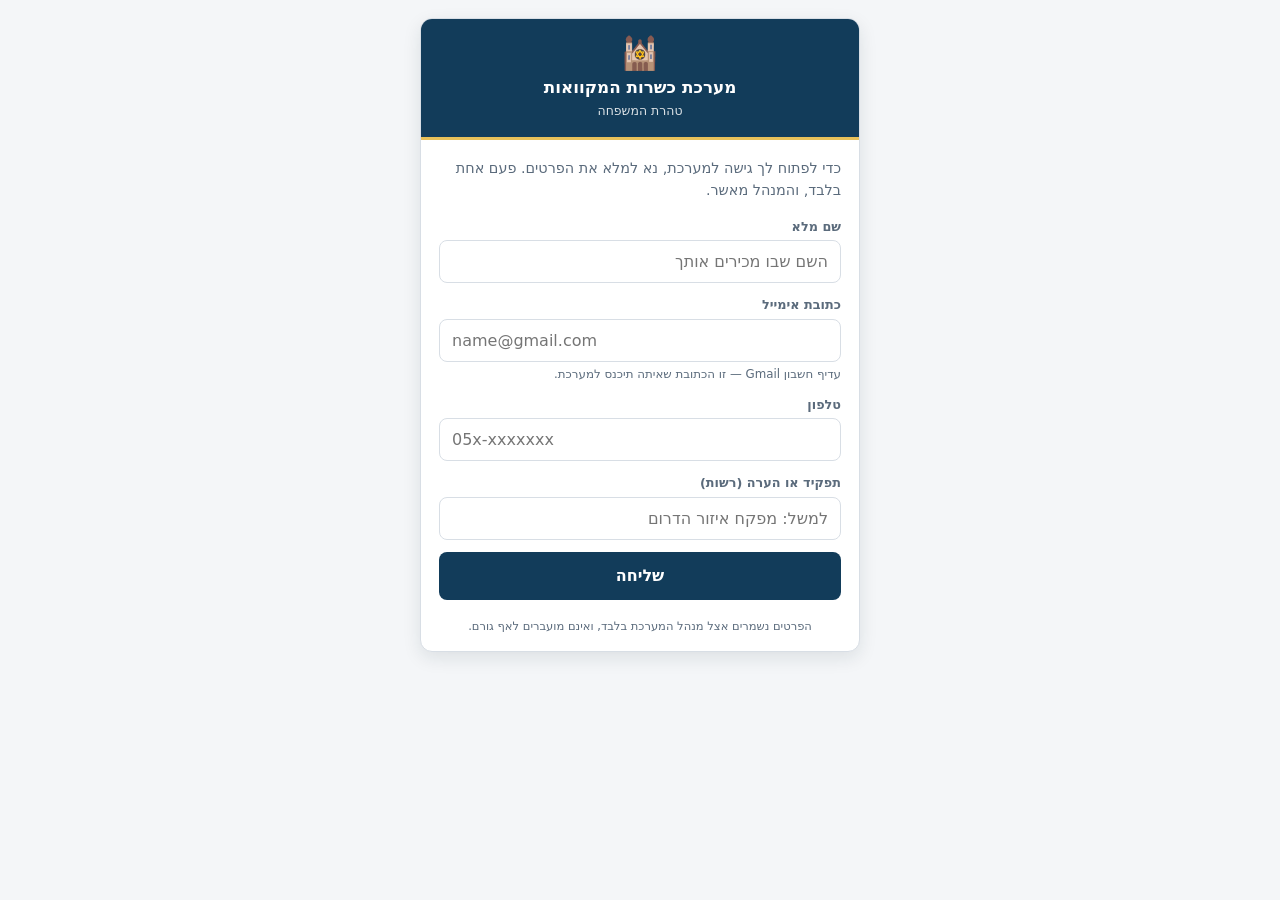
<file: app/join/index.html>
<!DOCTYPE html>
<html lang="he" dir="rtl">
<head>
<meta charset="UTF-8">
<meta name="viewport" content="width=device-width, initial-scale=1.0">
<title>רישום — מערכת כשרות המקוואות</title>
<meta name="theme-color" content="#123C5A">
<meta name="robots" content="noindex">
<link rel="icon" href="../icon-192.png">
<link rel="apple-touch-icon" href="../apple-touch-icon.png">
<!--
  דף עצמאי במכוון: אינו טוען את קוד המערכת ואינו קורא ממנה שום נתון.
  כל מה שהוא יודע לעשות הוא לשלוח את מה שהוקלד כאן ל-?action=submitDetails,
  שמוסיף שורה ל"בקשות גישה" וממתין לאישור המנהל. כך אפשר לאסוף פרטים
  מהקבוצה לפני שהקישור למערכת עצמה נשלח לאיש.
-->
<style>
:root{
  --bg:#F4F6F8; --card:#fff; --line:#D8DEE5; --ink:#1B2430; --muted:#5B6B7C;
  --brand:#123C5A; --brand-2:#1F5F8B; --accent:#E8C15A;
  --ok:#2E7D46; --ok-soft:#E3F3E7; --ok-ink:#216235; --bad:#C0392B; --bad-soft:#FBE4E1;
  --font:system-ui,-apple-system,"Segoe UI","Noto Sans Hebrew","Arial Hebrew",Arial,sans-serif;
}
*{box-sizing:border-box;margin:0;padding:0}
[hidden]{display:none!important}
body{background:var(--bg);color:var(--ink);font-family:var(--font);line-height:1.5;
  min-height:100vh;display:flex;align-items:flex-start;justify-content:center;padding:18px 14px 40px;
  -webkit-text-size-adjust:100%}
.card{background:var(--card);border:1px solid var(--line);border-radius:12px;
  box-shadow:0 6px 18px rgba(18,36,48,.10);width:100%;max-width:440px;overflow:hidden}
.head{background:var(--brand);color:#fff;border-bottom:3px solid var(--accent);padding:18px 18px 16px;text-align:center}
.head .logo{font-size:2rem;line-height:1}
.head h1{font-size:1.05rem;font-weight:600;margin-top:6px}
.head p{font-size:.78rem;opacity:.85;margin-top:2px}
.body{padding:18px}
.intro{font-size:.9rem;color:var(--muted);margin-bottom:16px}
label{display:block;font-size:.8rem;font-weight:700;color:var(--muted);margin-bottom:4px}
input{width:100%;padding:11px 12px;border:1px solid var(--line);border-radius:8px;font-size:16px;
  font-family:inherit;background:#fff;margin-bottom:12px}
input:focus{outline:3px solid var(--accent);outline-offset:1px;border-color:var(--brand-2)}
.hint{font-size:.74rem;color:var(--muted);margin:-8px 0 12px}
button{width:100%;min-height:48px;background:var(--brand);color:#fff;border:none;border-radius:8px;
  font-size:1rem;font-weight:600;font-family:inherit;cursor:pointer}
button:hover{background:var(--brand-2)}
button:disabled{opacity:.6;cursor:default}
.msg{margin-top:12px;font-size:.88rem;padding:10px;border-radius:8px;text-align:center}
.msg.bad{background:var(--bad-soft);color:var(--bad)}
.done{text-align:center;padding:10px 0}
.done .v{font-size:2.4rem;line-height:1;color:var(--ok)}
.done h2{font-size:1.05rem;margin:10px 0 6px}
.done p{font-size:.88rem;color:var(--muted)}
.foot{font-size:.72rem;color:var(--muted);text-align:center;padding:0 18px 16px}
</style>
</head>
<body>
<div class="card">
  <div class="head">
    <div class="logo">🕍</div>
    <h1>מערכת כשרות המקוואות</h1>
    <p>טהרת המשפחה</p>
  </div>
  <div class="body" id="box">
    <p class="intro">כדי לפתוח לך גישה למערכת, נא למלא את הפרטים. פעם אחת בלבד, והמנהל מאשר.</p>
    <form id="f" novalidate>
      <label for="name">שם מלא</label>
      <input id="name" type="text" autocomplete="name" placeholder="השם שבו מכירים אותך" required>
      <label for="email">כתובת אימייל</label>
      <input id="email" type="email" inputmode="email" autocomplete="email" dir="ltr" placeholder="name@gmail.com" required>
      <p class="hint">עדיף חשבון Gmail — זו הכתובת שאיתה תיכנס למערכת.</p>
      <label for="phone">טלפון</label>
      <input id="phone" type="tel" inputmode="tel" autocomplete="tel" placeholder="05x-xxxxxxx" required>
      <label for="note">תפקיד או הערה (רשות)</label>
      <input id="note" type="text" placeholder="למשל: מפקח איזור הדרום">
      <button type="submit" id="send">שליחה</button>
      <div class="msg bad" id="msg" hidden></div>
    </form>
  </div>
  <div class="foot">הפרטים נשמרים אצל מנהל המערכת בלבד, ואינם מועברים לאף גורם.</div>
</div>

<script src="../config.js"></script>
<script>
(function () {
  'use strict';
  var box = document.getElementById('box');
  var msg = document.getElementById('msg');
  var btn = document.getElementById('send');

  function api() {
    var cfg = window.MIKVEH_CONFIG || {};
    if (!cfg.apiUrl) return null;
    return cfg.apiUrl + (cfg.apiUrl.indexOf('?') >= 0 ? '&' : '?') + 'action=submitDetails' +
      (cfg.apiToken ? '&token=' + encodeURIComponent(cfg.apiToken) : '');
  }
  function fail(text) { msg.textContent = text; msg.hidden = false; btn.disabled = false; btn.textContent = 'שליחה'; }
  function digits(s) { return String(s || '').replace(/\D/g, ''); }

  document.getElementById('f').addEventListener('submit', function (e) {
    e.preventDefault();
    msg.hidden = true;
    var data = {
      name: document.getElementById('name').value.trim(),
      email: document.getElementById('email').value.trim(),
      phone: document.getElementById('phone').value.trim(),
      note: document.getElementById('note').value.trim()
    };
    if (!data.name) return fail('חסר שם מלא');
    if (!/^[^@\s]+@[^@\s]+\.[^@\s]+$/.test(data.email)) return fail('כתובת האימייל אינה תקינה');
    if (digits(data.phone).length < 9) return fail('מספר הטלפון אינו תקין');
    var url = api();
    if (!url) return fail('הטופס אינו מחובר. יש לפנות למנהל המערכת.');

    btn.disabled = true; btn.textContent = 'שולח...';
    // בלי כותרות מיוחדות: כך הבקשה נשארת "פשוטה" ואין preflight ל-Apps Script
    fetch(url, { method: 'POST', redirect: 'follow', cache: 'no-store',
      body: JSON.stringify({ action: 'submitDetails', data: data }) })
      .then(function (r) { if (!r.ok) throw new Error('שגיאה ' + r.status); return r.json(); })
      .then(function (res) {
        if (res.error) throw new Error(res.error);
        box.innerHTML = '<div class="done"><div class="v">✓</div>' +
          (res.status === 'exists'
            ? '<h2>אתה כבר רשום</h2><p>אין צורך למלא שוב.</p>'
            : '<h2>הפרטים נשלחו</h2><p>מנהל המערכת קיבל אותם. אפשר לסגור את החלון.</p>') + '</div>';
      })
      .catch(function (err) { fail(err.message === 'Failed to fetch' ? 'אין חיבור לאינטרנט. נסה שוב.' : err.message); });
  });
})();
</script>
</body>
</html>
</file>
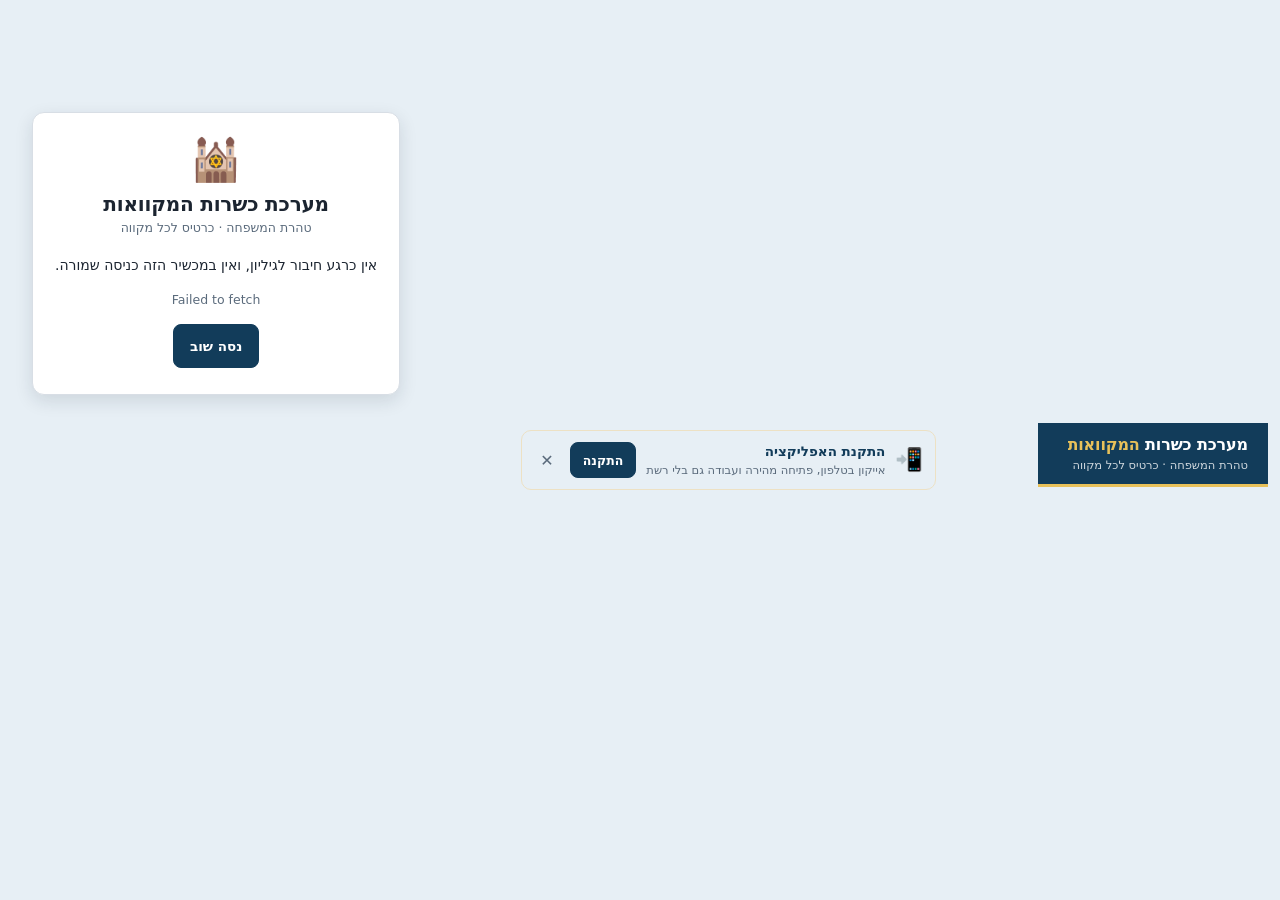
<file: app/talk/index.html>
<!-- נוצר אוטומטית מתוך app/index.html ע"י tools/make_talk.py — אין לערוך ידנית. -->
<!DOCTYPE html>
<html lang="he" dir="rtl">
<head>
<meta charset="UTF-8">
<meta name="viewport" content="width=device-width, initial-scale=1.0">
<title>דיוני כשרות המקוואות</title>
<link rel="manifest" href="manifest.json" id="appManifest">
<!-- ?app=talk הוא קיצור ישן. הוא הפנה למניפסט באותו scope של האפליקציה הראשית,
     וכרום מזהה אפליקציה לפי scope – ולכן לא היה מציע להתקין אותה בנפרד לעולם.
     הפניה לאפליקציית הדיונים האמיתית, שיושבת בתיקייה ובscope משלה. -->
<script>window.TALK_APP=1;</script>
<meta name="theme-color" content="#123C5A">
<meta name="mobile-web-app-capable" content="yes">
<!-- הישן נשאר בשביל ספארי/iOS; כרום סימן אותו כמיושן ומזהיר בקונסול. -->
<meta name="apple-mobile-web-app-capable" content="yes">
<meta name="apple-mobile-web-app-title" content="דיונים">
<meta name="apple-mobile-web-app-status-bar-style" content="black-translucent">
<link rel="apple-touch-icon" href="../talk-icon-192.png">
<link rel="icon" href="../talk-icon-192.png">
<style>
/* ============================================================
   מערכת כשרות המקוואות — מערכת העיצוב.
   CSS טהור · גופני מערכת · RTL לוגי בלבד · Mobile-first
   אותו קובץ משרת גם את אפליקציית הדיונים (app/talk/).
   ============================================================ */

:root{
  /* ---- טוקנים בסיסיים ---- */
  --bg:#F4F6F8; --card:#fff; --line:#D8DEE5; --ink:#1B2430; --muted:#5B6B7C;
  --brand:#123C5A; --brand-2:#1F5F8B; --brand-soft:#E7EFF5; --accent:#E8C15A;
  --ok:#2E7D46; --ok-soft:#E3F3E7; --warn:#B7791F; --warn-soft:#FBF1DC;
  --bad:#C0392B; --bad-soft:#FBE4E1;
  --gray-soft:#EDF0F3; --radius:10px; --shadow:0 1px 3px rgba(27,36,48,.06);

  --line-soft:#EDF0F3;                /* קו הפרדה פנימי בתוך כרטיס */
  --brand-deep:#0E3049;               /* פס לשוניות בכותרת כהה */
  --ink-3:#9AA7B4;                    /* טקסט placeholder */
  --ok-ink:#216235;                   /* טקסט ירוק על ok-soft — AA */
  --warn-ink:#8A5B12;                 /* טקסט כתום על warn-soft — AA */
  --bad-ink:#A32A1E;                  /* טקסט אדום על bad-soft — AA */
  --none:#B8C2CC;                     /* מצב "אין תעודה" */
  --accent-soft:#FDFBF4;              /* רקע "טרם מולא" */
  --accent-line:#EDE1C4;

  --s1:4px; --s2:8px; --s3:12px; --s4:14px; --s5:18px; --s6:24px;
  --radius-sm:8px; --radius-lg:12px; --radius-pill:99px;
  --shadow-2:0 6px 18px rgba(18,36,48,.12);
  --shadow-nav:0 -2px 10px rgba(18,36,48,.06);
  --tap:44px;                         /* מינימום שטח מגע */
  --fs-0:11.5px; --fs-1:12.5px; --fs-2:13.5px; --fs-3:14px;
  --fs-4:16px; --fs-5:20px; --fs-6:26px;
  --font:system-ui,-apple-system,"Segoe UI","Noto Sans Hebrew","Arial Hebrew",Arial,sans-serif;
  --head-h:62px;                      /* גובה הכותרת הדביקה */
  --modal-head-h:67px;                /* כותרת המודאל — פס המדורים נדבק מתחתיה.
                                         forms.js דורס בגובה הנמדד בפועל (כותרת
                                         שנשברת לשתי שורות גבוהה יותר). */
  --bot-h:68px;                       /* גובה סרגל הניווט התחתון */
}

*{box-sizing:border-box;margin:0;padding:0}
[hidden]{display:none!important}
html{font-size:16px}
body{background:var(--bg);color:var(--ink);font-family:var(--font);line-height:1.5;
  min-height:100vh;-webkit-text-size-adjust:100%;padding-bottom:calc(var(--bot-h) + env(safe-area-inset-bottom))}
a{color:var(--brand-2)}
a:hover{color:var(--brand)}
button{font-family:inherit;cursor:pointer}
input,select,textarea{font-family:inherit;font-size:var(--fs-3)}
:focus-visible{outline:3px solid var(--accent);outline-offset:1px}
h1,h2,h3,h4{font-weight:600;letter-spacing:-.01em}
.num,.v,.stat .v,.t3 .num,.live table td{font-variant-numeric:tabular-nums}

/* ============================ שלד ============================ */
header{background:var(--brand);color:#fff;border-bottom:3px solid var(--accent);
  position:sticky;top:0;z-index:20}
.head-inner{max-width:1180px;margin:0 auto;padding:10px 14px}
.head-top{display:flex;align-items:center;gap:10px;flex-wrap:nowrap}
.brand{display:flex;align-items:center;gap:10px;min-width:0}
.brand > div{min-width:0;overflow:hidden}
.brand h1{font-size:var(--fs-4);font-weight:600;white-space:nowrap}
.brand h1 span{color:var(--accent)}
.brand .sub{font-size:var(--fs-0);opacity:.8;white-space:nowrap;overflow:hidden;text-overflow:ellipsis}
.head-actions{display:flex;align-items:center;gap:var(--s2);margin-inline-start:auto}
.head-meta{font-size:var(--fs-0);opacity:.9;display:none;align-items:center;gap:6px}
.head-meta .btn.small{padding:0 9px;min-height:30px;font-size:var(--fs-0)}
.nav-toggle{display:inline-flex;align-items:center;justify-content:center;background:transparent;
  border:1px solid rgba(255,255,255,.4);color:#fff;border-radius:var(--radius-sm);
  width:40px;height:40px;font-size:1.15rem;flex:none}
.nav-toggle.back{font-size:1.4rem;font-weight:600}

.layout{display:flex;align-items:flex-start}
.sidenav{position:fixed;top:0;bottom:0;inset-inline-start:0;width:82vw;max-width:300px;height:100vh;
  z-index:70;background:var(--card);padding:18px 10px;overflow-y:auto;
  transform:translateX(-100%);transition:transform .2s ease;box-shadow:var(--shadow-2)}
[dir="rtl"] .sidenav{transform:translateX(100%)}
body.nav-open .sidenav{transform:none}
.nav-backdrop{display:none}
body.nav-open .nav-backdrop{display:block;position:fixed;inset:0;background:rgba(18,36,48,.4);z-index:65}
nav{display:flex;flex-direction:column;gap:2px}
nav a{display:flex;align-items:center;gap:10px;color:var(--ink);text-decoration:none;
  padding:12px;font-weight:600;font-size:var(--fs-2);border-radius:var(--radius);min-height:var(--tap)}
nav a .ic{font-size:1.05rem;width:22px;text-align:center;flex:none;opacity:.75}
nav a .t{flex:1}
nav a:hover{background:var(--gray-soft);color:var(--ink)}
nav a.on{background:var(--brand);color:#fff}
nav a.on .ic{opacity:1}
nav a .n{background:var(--brand-soft);color:var(--brand);border-radius:9px;padding:2px 7px;
  font-size:var(--fs-0);font-weight:600}
nav a .n:empty{display:none}
nav a.on .n{background:rgba(255,255,255,.22);color:#fff}
main{flex:1;min-width:0;max-width:1180px;margin:0 auto;padding:var(--s4) var(--s4) var(--s6)}
.view{display:none}.view.on{display:block}
.footer{margin-top:var(--s6);font-size:var(--fs-0);color:var(--muted);text-align:center}

/* סרגל ניווט תחתון — מובייל בלבד */
.botnav{position:fixed;inset-inline:0;bottom:0;z-index:60;display:flex;flex-direction:row;align-items:flex-end;
  justify-content:space-around;background:var(--card);border-top:1px solid var(--line);
  box-shadow:var(--shadow-nav);padding:6px 4px calc(6px + env(safe-area-inset-bottom))}
.botnav a{flex:1;max-width:80px;display:flex;flex-direction:column;align-items:center;gap:3px;
  text-decoration:none;color:var(--muted);font-size:var(--fs-0);font-weight:600;
  padding:6px 0;position:relative;min-height:var(--tap)}
.botnav a .ic{font-size:1.15rem;line-height:1}
/* nav a / nav a.on הכלליים חלים גם כאן (הסרגל הוא <nav>) — לנטרל רקע ומצב ריחוף */
.botnav a:hover{background:none;color:var(--brand)}
.botnav a.on{background:none;color:var(--brand)}
.botnav a .n{position:absolute;top:0;inset-inline-start:52%;min-width:17px;height:17px;
  background:var(--bad);color:#fff;border-radius:var(--radius-pill);
  font-size:10px;line-height:17px;text-align:center;padding:0 4px}
.botnav a .n:empty{display:none}
.botnav .fab{margin-top:-26px}
.botnav .fab .ic{width:56px;height:56px;border-radius:50%;background:var(--accent);color:var(--ink);
  display:flex;align-items:center;justify-content:center;font-size:1.5rem;
  box-shadow:0 6px 16px rgba(201,155,46,.45)}
body.talk-app .botnav,body.talk-app .sidenav,body.talk-app .nav-toggle:not(.back),
body.talk-app #btnReport{display:none}
body.talk-app{padding-bottom:0}
/* מודאל פתוח: הסרגל צף מעליו (z-index 60 מול 50) והסתיר את רשימת ההשלמה
   של שם המקווה. הוא גם מיותר כל עוד המודאל פתוח. */
body:has(.modal-bg:not([hidden])) .botnav{display:none}
body:has(.modal-bg:not([hidden])) .toast{bottom:var(--s4)}

/* ============================ כלים ============================ */
.toolbar{background:var(--card);border:1px solid var(--line);border-radius:var(--radius-lg);
  padding:var(--s3);margin-bottom:var(--s4);box-shadow:var(--shadow)}
.toolbar .row{display:flex;gap:var(--s2);flex-wrap:wrap;align-items:end}
.toolbar .chips + .row{margin-top:var(--s3)}
.field{display:flex;flex-direction:column;gap:3px;min-width:130px;flex:1}
.field.grow{flex:3;min-width:100%}
.field label{font-size:var(--fs-0);font-weight:600;color:var(--muted)}
.field input,.field select{padding:11px 12px;border:1px solid var(--line);border-radius:var(--radius-sm);
  background:var(--card);width:100%;min-height:var(--tap);color:var(--ink)}
.field input::placeholder{color:var(--ink-3)}
.field input:focus,.field select:focus{border-color:var(--brand-2);outline:none;
  box-shadow:0 0 0 3px rgba(31,95,139,.15)}
.toolbar .summary{margin-top:var(--s2);font-size:var(--fs-1);color:var(--muted);
  display:flex;gap:var(--s3);flex-wrap:wrap;align-items:center}

.btn{border:1px solid var(--line);background:var(--card);border-radius:var(--radius-sm);
  padding:0 16px;min-height:var(--tap);font-weight:600;font-size:var(--fs-2);color:var(--ink);
  display:inline-flex;align-items:center;justify-content:center;gap:6px;white-space:nowrap}
.btn:hover{border-color:var(--brand-2);color:var(--brand)}
.btn:active{background:var(--brand-soft)}
.btn.primary{background:var(--brand);color:#fff;border-color:var(--brand)}
.btn.primary:hover{background:var(--brand-deep);color:#fff}
.btn.small{min-height:36px;padding:0 12px;font-size:var(--fs-1)}
.btn.danger{color:var(--bad);border-color:var(--bad)}
.btn.danger:hover{background:var(--bad-soft);color:var(--bad-ink)}
.btn[disabled]{opacity:.45;cursor:not-allowed}
.btn.block{width:100%}
/* וריאנטים של כפתורי הכותרת — חייבים לבוא אחרי .btn, אחרת היא דורסת אותם */
.report-btn{background:var(--accent);color:var(--ink);border-color:var(--accent);
  font-size:var(--fs-2);font-weight:600;white-space:nowrap}
.report-btn:hover{background:#F2D077;border-color:#F2D077;color:var(--ink)}
.user-btn{background:transparent;color:#fff;border-color:rgba(255,255,255,.4)}
.user-btn:hover{color:#fff;border-color:#fff}
/* בטלפון כפתור הדיווח יושב ב-FAB שבסרגל התחתון — כפילות בכותרת רק דוחקת את השם */
@media (max-width:900px){
  .report-btn{display:none}
  .brand h1{overflow:hidden;text-overflow:ellipsis}
  .head-actions .btn{padding:0 11px;font-size:var(--fs-1)}
}

.chips{display:flex;gap:6px;flex-wrap:wrap}
.chip{border:1px solid var(--line);background:var(--card);border-radius:var(--radius-pill);
  padding:9px 13px;font-size:var(--fs-1);font-weight:600;color:var(--muted);min-height:38px;
  display:inline-flex;align-items:center}
.chip.on{background:var(--brand);color:#fff;border-color:var(--brand)}
.chip .n{margin-inline-start:6px;background:var(--gray-soft);color:var(--muted);
  border-radius:9px;padding:1px 7px;font-size:var(--fs-0)}
.chip .n:empty{display:none}
.chip.on .n{background:rgba(255,255,255,.22);color:#fff}

.badge{display:inline-flex;align-items:center;gap:4px;border-radius:6px;padding:4px 8px;
  font-size:var(--fs-0);font-weight:600;background:var(--gray-soft);color:var(--muted);white-space:nowrap}
/* סימן צורני לפני הצבע — הבחנה גם בעיוורון צבעים */
.badge.ok{background:var(--ok-soft);color:var(--ok-ink)}
.badge.ok::before{content:"✓"}
.badge.warn{background:var(--warn-soft);color:var(--warn-ink)}
.badge.warn::before{content:"▲"}
.badge.bad{background:var(--bad-soft);color:var(--bad-ink)}
.badge.bad::before{content:"■"}
.badge.brand{background:var(--brand-soft);color:var(--brand)}

.pills{display:flex;gap:6px;flex-wrap:wrap}
.pill{border:1px solid var(--line);border-radius:var(--radius-sm);padding:0 14px;min-height:var(--tap);
  font-size:var(--fs-2);cursor:pointer;background:var(--card);color:var(--muted);
  display:inline-flex;align-items:center;justify-content:center;position:relative;flex:1;min-width:80px}
.pill input{position:absolute;opacity:0;width:0;height:0}
.pill:has(input:checked){background:var(--brand);color:#fff;border-color:var(--brand);font-weight:600}
.pill.p0:has(input:checked){background:var(--ok);border-color:var(--ok)}
.pill.p1:has(input:checked){background:var(--warn);border-color:var(--warn)}
.pill.p2:has(input:checked){background:var(--bad);border-color:var(--bad)}
.pill.chk{flex:0 0 auto}
.pill.chk:has(input:checked)::before{content:"✓ "}

/* ==================== רשימת המקוואות ==================== */
.grid{display:grid;grid-template-columns:1fr;gap:var(--s3)}
.mcard{background:var(--card);border:1px solid var(--line);border-radius:var(--radius-lg);
  padding:var(--s3) var(--s4);box-shadow:var(--shadow);cursor:pointer;display:flex;flex-direction:column;
  gap:5px;text-decoration:none;color:inherit;border-inline-start:5px solid var(--none);position:relative}
.mcard:hover{border-color:var(--brand-2)}
.mcard.s-ok{border-inline-start-color:var(--ok)}
.mcard.s-warn{border-inline-start-color:var(--warn)}
.mcard.s-bad{border-inline-start-color:var(--bad)}
.mcard.s-none{border-inline-start-color:var(--none)}
.mcard h3{font-size:var(--fs-4);line-height:1.3}
.mcard .loc{font-size:var(--fs-1);color:var(--muted)}
.mcard .tags{display:flex;gap:5px;flex-wrap:wrap;margin-top:3px}
.mcard .kv{font-size:var(--fs-1);color:var(--muted);display:flex;justify-content:space-between;
  gap:var(--s2);margin-top:5px;padding-top:var(--s2);border-top:1px dashed var(--line)}
.mcard .kv b{color:var(--ink);font-weight:600}
.more{display:flex;justify-content:center;padding:var(--s5)}
.empty{padding:32px 20px;text-align:center;color:var(--muted);font-size:var(--fs-2)}

/* ========================= דף הבית ========================= */
.hero{display:flex;justify-content:space-between;align-items:flex-end;gap:var(--s3);
  flex-wrap:wrap;margin-bottom:var(--s4)}
.hero h2{font-size:var(--fs-5);color:var(--brand)}
.hero h2 span{color:var(--brand-2)}
.hero .sub{color:var(--muted);font-size:var(--fs-2)}
.hero .today{background:var(--card);border:1px solid var(--line);border-radius:var(--radius-lg);
  padding:8px 13px;font-size:var(--fs-1);box-shadow:var(--shadow)}
.hero .today b{color:var(--brand);font-size:var(--fs-3);font-weight:600}

/* האריחים שוטחו: כרטיס לבן, מספר צבוע, פס מצב דק. בלי גרדיאנט ובלי 3D. */
.tiles3d{display:grid;grid-template-columns:1fr 1fr;gap:var(--s3);margin-bottom:var(--s4)}
.t3{position:relative;background:var(--card);border:1px solid var(--line);
  border-radius:var(--radius-lg);padding:var(--s3);text-decoration:none;color:var(--ink);
  display:flex;flex-direction:column;gap:2px;min-height:112px;box-shadow:var(--shadow);overflow:hidden}
.t3::before{content:"";position:absolute;inset-block-start:0;inset-inline:0;height:3px;background:var(--brand)}
.t3:hover{border-color:var(--brand-2);color:var(--ink)}
.t3 .ic{font-size:1.1rem;line-height:1;opacity:.55}
.t3 .num{font-size:var(--fs-6);font-weight:600;line-height:1.15;margin-top:auto;color:var(--brand)}
.t3 .lbl{font-size:var(--fs-1);font-weight:600;line-height:1.3}
.t3 .sub{font-size:var(--fs-0);color:var(--muted)}
.t3.gold::before{background:var(--accent)}   .t3.gold .num{color:var(--warn-ink)}
.t3.green::before{background:var(--ok)}      .t3.green .num{color:var(--ok)}
.t3.teal::before{background:var(--brand-2)}  .t3.teal .num{color:var(--brand-2)}
.t3.plum::before{background:#6E3369}         .t3.plum .num{color:#6E3369}
.t3.rust::before{background:var(--bad)}      .t3.rust .num{color:var(--bad-ink)}
.t3 .ring{position:absolute;top:var(--s3);inset-inline-end:var(--s3);width:42px;height:42px;border-radius:50%;
  background:conic-gradient(var(--brand-2) calc(var(--p) * 1%),var(--gray-soft) 0);display:grid;place-items:center}
.t3 .ring::after{content:attr(data-p) "%";width:32px;height:32px;border-radius:50%;background:var(--card);
  display:grid;place-items:center;font-size:10px;font-weight:600;color:var(--brand)}

.quick{display:flex;gap:var(--s2);flex-wrap:wrap;margin-bottom:var(--s4)}
.quick a,.quick button{flex:1 1 100%;text-decoration:none;background:var(--card);border:1px solid var(--line);
  border-radius:var(--radius-lg);padding:0 var(--s4);min-height:54px;box-shadow:var(--shadow);color:var(--ink);
  display:flex;align-items:center;gap:10px;font-weight:600;font-size:var(--fs-2);font-family:inherit}
.quick a:hover,.quick button:hover{border-color:var(--brand-2);color:var(--ink)}
.quick .ic{font-size:1.15rem;opacity:.7}
.quick .n{margin-inline-start:auto;background:var(--brand-soft);color:var(--brand);
  border-radius:10px;padding:2px 9px;font-size:var(--fs-1)}
.quick .n.bad{background:var(--bad-soft);color:var(--bad-ink)}
.quick .n.warn{background:var(--warn-soft);color:var(--warn-ink)}
.home-grid{display:grid;grid-template-columns:1fr;gap:var(--s3)}
.feed{list-style:none}
.feed li{display:flex;gap:10px;padding:10px 0;border-bottom:1px solid var(--line-soft);
  font-size:var(--fs-2);align-items:flex-start}
.feed li:last-child{border-bottom:0}
.feed .fi{font-size:1.05rem;flex:none}
.feed .ft{flex:1;min-width:0}
.feed .ft b a{text-decoration:none;color:var(--brand);font-weight:600}
.feed small{color:var(--muted);display:block;font-size:var(--fs-0)}

/* ======================= כרטיס מקווה ======================= */
.back{display:inline-flex;align-items:center;gap:6px;margin-bottom:var(--s2);
  font-size:var(--fs-2);text-decoration:none;font-weight:600;min-height:36px}
.card-head{background:var(--card);border:1px solid var(--line);border-radius:var(--radius-lg);
  padding:var(--s4) var(--s4);box-shadow:var(--shadow);margin-bottom:var(--s3)}
.card-head .title{display:flex;justify-content:space-between;align-items:flex-start;gap:var(--s3);flex-wrap:wrap}
.card-head h2{font-size:var(--fs-5);color:var(--brand)}
.card-head .loc{color:var(--muted);font-size:var(--fs-2);margin-top:2px}
.card-head .tags{display:flex;gap:6px;flex-wrap:wrap;margin-top:var(--s2)}
.card-head .actions{display:flex;gap:var(--s2);flex-wrap:wrap;width:100%}
.card-head .actions .btn{flex:1}
.card-head .actions .btn.primary{flex:2}
.kpis{display:grid;grid-template-columns:1fr 1fr;gap:var(--s2);margin-top:var(--s3)}
.kpi{background:var(--brand-soft);border-radius:var(--radius);padding:9px 11px}
.kpi .l{font-size:var(--fs-0);color:var(--muted);font-weight:600}
.kpi .v{font-size:var(--fs-3);font-weight:600;color:var(--brand)}
.kpi .v.v-bad{color:var(--bad-ink)}
.kpi .s{font-size:var(--fs-0);color:var(--muted)}

/* לשוניות: גלילה אופקית עם עיגון, לא גלישה לשורות */
.tabs{display:flex;gap:2px;overflow-x:auto;scroll-snap-type:x proximity;
  -webkit-overflow-scrolling:touch;border-bottom:1px solid var(--line);margin-bottom:var(--s3)}
.tabs::-webkit-scrollbar{display:none}
.tabs button{background:none;border:none;padding:12px var(--s3);font-weight:600;font-size:var(--fs-2);
  color:var(--muted);border-bottom:3px solid transparent;margin-bottom:-1px;white-space:nowrap;
  scroll-snap-align:start;min-height:var(--tap)}
.tabs button.on{color:var(--brand);border-bottom-color:var(--brand)}
.tabs button .n{background:var(--gray-soft);border-radius:9px;padding:1px 7px;
  font-size:var(--fs-0);margin-inline-start:5px}
.tabs button.on .n{background:var(--brand-soft);color:var(--brand)}
.pane{display:none}.pane.on{display:block}

.panel{background:var(--card);border:1px solid var(--line);border-radius:var(--radius-lg);
  padding:var(--s4);margin-bottom:var(--s3);box-shadow:var(--shadow)}
.panel h3{font-size:var(--fs-3);margin-bottom:var(--s3);display:flex;align-items:center;gap:var(--s2);color:var(--brand)}
.panel h3::before{content:"";width:9px;height:9px;background:var(--accent);border-radius:2px;flex:none}
.panel-tools{display:flex;justify-content:flex-end;gap:var(--s2);margin-bottom:var(--s2)}
.dl{display:grid;grid-template-columns:1fr;gap:0}
.dl div{display:flex;gap:var(--s2);padding:8px 0;border-bottom:1px dashed var(--line-soft);font-size:var(--fs-2)}
.dl dt{color:var(--muted);min-width:110px;flex:none}
.dl dd{font-weight:600;word-break:break-word}
.dl dd.none{color:var(--ink-3);font-weight:400}
.dl dd small{color:var(--muted);font-weight:400}
.dl code{direction:ltr;unicode-bidi:isolate;white-space:nowrap;font-size:var(--fs-0);
  background:var(--gray-soft);border-radius:4px;padding:1px 5px}
.tiles{display:grid;grid-template-columns:1fr;gap:var(--s2)}
.tile{border:1px solid var(--line);border-radius:var(--radius);padding:11px 13px;background:var(--card)}
.tile h4{font-size:var(--fs-2);margin-bottom:6px;display:flex;justify-content:space-between;
  align-items:center;gap:var(--s2);flex-wrap:wrap}
.tile .r{display:flex;justify-content:space-between;gap:var(--s2);font-size:var(--fs-1);
  padding:4px 0;color:var(--muted)}
.tile .r b{color:var(--ink);font-weight:600}

.timeline{list-style:none}
.timeline li{display:grid;grid-template-columns:1fr;gap:4px;padding:11px 0;
  border-bottom:1px solid var(--line-soft);font-size:var(--fs-2)}
.timeline .d{font-weight:600;color:var(--brand)}
.timeline .d small{color:var(--muted);font-weight:400;font-size:var(--fs-0);margin-inline-start:6px}
.timeline .t{display:flex;flex-direction:column;gap:4px}
.timeline .t .h{display:flex;gap:6px;flex-wrap:wrap;align-items:center;font-weight:600}
.timeline .t .n{color:var(--muted);font-size:var(--fs-1)}

.insp{border:1px solid var(--line);border-radius:var(--radius);margin-bottom:var(--s2);overflow:hidden}
.insp > summary{list-style:none;cursor:pointer;padding:12px var(--s3);display:flex;gap:var(--s2);
  flex-wrap:wrap;align-items:center;background:var(--card);min-height:var(--tap)}
.insp > summary::-webkit-details-marker{display:none}
.insp > summary .d{font-weight:600;color:var(--brand);min-width:120px}
.insp > summary .r{color:var(--muted);font-size:var(--fs-1);flex:1}
.insp[open] > summary{border-bottom:1px solid var(--line);background:var(--brand-soft)}
.insp .body{padding:var(--s3);display:grid;grid-template-columns:1fr;gap:var(--s2)}
.sec{border:1px solid var(--line);border-radius:var(--radius);padding:10px 12px}
.sec h4{font-size:var(--fs-2);margin-bottom:6px;display:flex;justify-content:space-between;gap:var(--s2)}
.sec .f{display:flex;justify-content:space-between;gap:var(--s2);font-size:var(--fs-1);
  padding:5px 0;border-bottom:1px dotted var(--line-soft)}
.sec .f span:first-child{color:var(--muted)}
.sec .f.v-ok span:last-child{color:var(--ok-ink);font-weight:600}
.sec .f.v-warn span:last-child{color:var(--warn-ink);font-weight:600}
.sec .f.v-bad span:last-child{color:var(--bad-ink);font-weight:600}
.sec .f.v-ok span:last-child::before{content:"✓ "}
.sec .f.v-warn span:last-child::before{content:"▲ "}
.sec .f.v-bad span:last-child::before{content:"■ "}
.sec .f.note{flex-direction:column;gap:2px}
.sec .f.note span:last-child{font-style:italic}
.guidance{grid-column:1/-1;background:var(--warn-soft);border-radius:var(--radius);
  padding:10px 13px;font-size:var(--fs-2);color:var(--ink)}

/* ========================== טפסים ========================== */
.rform .fgrid{display:grid;grid-template-columns:1fr;gap:var(--s3)}
.rform .ff{display:flex;flex-direction:column;gap:6px}
.rform .ff.wide{grid-column:1/-1}
.rform label,.rform .lbl{font-size:var(--fs-2);font-weight:600;color:var(--ink)}
.rform input,.rform select,.rform textarea{width:100%;padding:11px 12px;border:1px solid var(--line);
  border-radius:var(--radius-sm);font-size:var(--fs-3);min-height:var(--tap);background:var(--card);color:var(--ink)}
.rform textarea{min-height:64px;line-height:1.5}
.rform input:focus,.rform select:focus,.rform textarea:focus{border-color:var(--brand-2);outline:none;
  box-shadow:0 0 0 3px rgba(31,95,139,.15)}
.rform .heb{color:var(--brand);font-weight:600;font-size:var(--fs-0)}
.rform .req{color:var(--bad)}
.rform small.hint{font-size:var(--fs-0);color:var(--muted)}
/* "טרם מולא": כל שדה בדיקה שאין בו בחירה מסומן בלי JS */
.rform .ff.st:not(:has(input:checked)){background:var(--accent-soft);border-inline-start:3px solid var(--accent);
  border-radius:var(--radius-sm);padding:8px 10px;margin-inline-start:-10px}
.rform .ff.st:not(:has(input:checked)) .lbl::after{content:"טרם מולא";margin-inline-start:8px;
  background:var(--warn-soft);color:var(--warn-ink);border-radius:6px;padding:3px 7px;
  font-size:var(--fs-0);font-weight:600;white-space:nowrap}
.rform .ff.st:not(:has(input:checked)) .pill{border-color:var(--accent-line)}

.fsec{border:1px solid var(--line);border-radius:var(--radius);margin-top:var(--s3);overflow:hidden;background:var(--card)}
.fsec summary{cursor:pointer;padding:13px var(--s4);font-weight:600;color:var(--brand);
  background:var(--brand-soft);list-style:none;display:flex;align-items:center;gap:var(--s2);min-height:var(--tap)}
.fsec summary::-webkit-details-marker{display:none}
.fsec summary::after{content:"⌄";margin-inline-start:auto;color:var(--brand-2);font-weight:400}
.fsec[open] summary::after{content:"⌃"}
.fsec .cnt{font-size:var(--fs-0);font-weight:600;color:var(--warn-ink);background:var(--warn-soft);
  border-radius:6px;padding:3px 8px}
.fsec .cnt:empty{display:none}
.fsec.done summary{background:var(--ok-soft);color:var(--ok-ink)}
.fsec.done .cnt{background:#fff;color:var(--ok-ink)}
.fsec.done summary::before{content:"✓ "}
.fsec .fgrid{padding:var(--s4)}
/* פס מדורים דביק + מדד התקדמות */
.fsecnav{position:sticky;top:var(--modal-head-h);z-index:1;display:flex;flex-direction:row;gap:5px;overflow-x:auto;
  background:var(--brand-deep);margin:0 calc(-1 * var(--s4));padding:var(--s2) var(--s4);
  scroll-snap-type:x proximity}
.fsecnav::-webkit-scrollbar{display:none}
.fsecnav a{flex:none;scroll-snap-align:start;text-decoration:none;white-space:nowrap;
  background:rgba(255,255,255,.12);color:#D6E2EC;border-radius:6px;padding:8px 10px;
  font-size:var(--fs-1);font-weight:600}
.fsecnav a .c{opacity:.75;font-weight:400}
.fsecnav a.on{background:#fff;color:var(--brand)}
.rform-main{min-width:0}
.fsecnav a.done{background:var(--ok-soft);color:var(--ok-ink)}
.rform-prog{display:flex;align-items:center;gap:var(--s2);font-size:var(--fs-1);color:var(--muted);
  margin-top:var(--s2)}
.rform-prog .trk{flex:1;height:6px;background:var(--gray-soft);border-radius:var(--radius-pill);overflow:hidden}
.rform-prog .fil{display:block;height:100%;background:var(--ok);border-radius:var(--radius-pill)}
.factions{position:sticky;bottom:0;display:flex;align-items:center;gap:var(--s3);
  margin-top:var(--s4);padding:var(--s3) 0;background:var(--card);border-top:1px solid var(--line);flex-wrap:wrap}
.factions .btn.primary{flex:1;min-width:180px}
.fmsg{font-size:var(--fs-1);color:var(--muted)}
.fmsg.ok{color:var(--ok-ink);font-weight:600}
.fmsg.bad{color:var(--bad-ink);font-weight:600}
.locked{display:flex;align-items:center;gap:var(--s2);background:var(--brand-soft);
  border-radius:var(--radius-sm);padding:10px 12px;flex-wrap:wrap}
.locked b{color:var(--brand)}
.lnk{background:none;border:none;color:var(--brand-2);font-size:var(--fs-1);padding:0;cursor:pointer;
  text-decoration:underline}

/* ==================== טבלאות ודוחות ==================== */
.tbl-wrap{overflow-x:auto;border:1px solid var(--line);border-radius:var(--radius-lg);background:var(--card)}
table{width:100%;border-collapse:collapse;font-size:var(--fs-2);background:var(--card)}
th,td{padding:10px 11px;border-bottom:1px solid var(--line-soft);text-align:start;vertical-align:top}
th{background:var(--brand-soft);color:var(--brand);font-size:var(--fs-0);font-weight:600;
  position:sticky;top:0;white-space:nowrap}
tr:last-child td{border-bottom:0}
tr.link{cursor:pointer}
tr.link:hover td{background:var(--brand-soft)}
.selcol{width:38px}
.selcol input{width:22px;height:22px}

.stat-grid{display:grid;grid-template-columns:1fr 1fr;gap:var(--s2);margin-bottom:var(--s4)}
.stat{background:var(--card);border:1px solid var(--line);border-radius:var(--radius-lg);
  padding:var(--s3);box-shadow:var(--shadow)}
.stat .l{font-size:var(--fs-0);color:var(--muted);font-weight:600}
.stat .v{font-size:var(--fs-6);font-weight:600;color:var(--brand);line-height:1.2}
.stat .s{font-size:var(--fs-0);color:var(--muted)}
.stat.ok .v{color:var(--ok)}.stat.warn .v{color:var(--warn-ink)}.stat.bad .v{color:var(--bad-ink)}
.live{background:var(--card);border:1px solid var(--line);border-radius:var(--radius-lg);
  padding:var(--s4);margin-bottom:var(--s4);box-shadow:var(--shadow)}
.live .hd{display:flex;justify-content:space-between;align-items:center;flex-wrap:wrap;
  gap:var(--s2);margin-bottom:var(--s3)}
.live .hd h3{font-size:var(--fs-3);color:var(--brand)}
.live .hd select{padding:10px 12px;border:1px solid var(--line);border-radius:var(--radius-sm);min-height:var(--tap)}
.live table th{text-align:center}
.live table th:first-child,.live table td:first-child{text-align:start;font-weight:600;font-size:var(--fs-2)}
.live table td{text-align:center;font-size:var(--fs-4);font-weight:600;color:var(--brand)}
.live table td small{display:block;font-size:var(--fs-0);font-weight:400;color:var(--muted)}
.two{display:grid;grid-template-columns:1fr;gap:var(--s3)}
.bar{display:flex;align-items:center;gap:var(--s2);font-size:var(--fs-1);padding:4px 0}
.bar .lbl{min-width:96px;color:var(--muted)}
.bar .trk{flex:1;background:var(--gray-soft);border-radius:4px;height:11px;overflow:hidden}
.bar .fil{height:100%;background:var(--brand-2)}
.bar .num{min-width:34px;font-weight:600;text-align:end}
.due-ok{color:var(--ok-ink);font-weight:600}
.due-warn{color:var(--warn-ink);font-weight:600}
.due-bad{color:var(--bad-ink);font-weight:600}
.due-ok::before{content:"✓ "}.due-warn::before{content:"▲ "}.due-bad::before{content:"■ "}

.forms-list{display:grid;grid-template-columns:1fr;gap:var(--s2)}
.form-link{display:block;text-decoration:none;color:inherit;border:1px solid var(--line);
  border-radius:var(--radius);padding:var(--s4);background:var(--card);box-shadow:var(--shadow)}
.form-link:hover{border-color:var(--brand-2)}
.form-link b{display:block;color:var(--brand);margin-bottom:3px;font-size:var(--fs-3)}
.form-link small{color:var(--muted)}
.note-box{background:var(--brand-soft);border-radius:var(--radius);padding:12px var(--s4);
  font-size:var(--fs-2);margin-bottom:var(--s3);color:var(--ink)}
.note-box.conn{background:var(--warn-soft);border:1px solid #E9D9B0;display:flex;gap:var(--s2);
  flex-wrap:wrap;align-items:center}
.note-box.conn a{font-weight:600;color:var(--warn-ink)}

/* ========================= דיונים ========================= */
.talk{display:grid;grid-template-columns:1fr;gap:var(--s3);align-items:start}
.chlist{background:var(--card);border:1px solid var(--line);border-radius:var(--radius-lg);padding:6px}
.chhead{display:flex;justify-content:space-between;align-items:center;padding:8px 10px;gap:6px}
.chsec{display:flex;justify-content:space-between;align-items:center;font-size:var(--fs-0);
  font-weight:600;color:var(--muted);padding:10px 10px 6px;margin-top:4px;border-top:1px solid var(--line-soft)}
.ch{display:flex;align-items:center;gap:var(--s2);padding:11px 10px;border-radius:var(--radius-sm);
  text-decoration:none;color:var(--ink);font-size:var(--fs-2);min-height:var(--tap)}
.ch .chi{width:34px;height:34px;border-radius:10px;background:var(--gray-soft);text-align:center;
  line-height:34px;flex:none}
.ch span:not(.chi):not(.n){flex:1;min-width:0;overflow:hidden;text-overflow:ellipsis;white-space:nowrap}
.ch small{color:var(--muted);font-size:var(--fs-0);white-space:nowrap}
.ch:hover{background:var(--gray-soft);color:var(--ink)}
.ch.on{background:var(--brand-soft);color:var(--brand);font-weight:600}
.ch.on small{color:var(--brand-2)}
.chmain{background:var(--card);border:1px solid var(--line);border-radius:var(--radius-lg);padding:var(--s3)}
.chtitle{display:flex;justify-content:space-between;align-items:center;gap:var(--s2);flex-wrap:wrap;
  border-bottom:1px solid var(--line);padding-bottom:var(--s2);margin-bottom:var(--s2)}
.chtitle h2{font-size:var(--fs-4);color:var(--brand)}
.chtitle .sub{font-size:var(--fs-1);color:var(--muted)}
.thread{max-height:60vh;overflow-y:auto;display:flex;flex-direction:column;gap:6px;
  padding:var(--s2) 4px;background:linear-gradient(0deg,var(--brand-soft),var(--bg));border-radius:var(--radius)}
.thread .row{display:flex;gap:6px;align-items:flex-end;max-width:90%}
.thread .row.me{align-self:flex-end;flex-direction:row-reverse}
.av{width:30px;height:30px;border-radius:50%;color:#fff;display:flex;align-items:center;
  justify-content:center;font-size:var(--fs-0);font-weight:600;flex:none;margin-bottom:14px}
.msg{background:var(--card);border-radius:12px 12px 12px 4px;padding:8px 11px 5px;
  box-shadow:0 1px 1px rgba(27,36,48,.12);position:relative;min-width:110px}
.msg.me{background:#DCF6E8;border-radius:12px 12px 4px 12px}
.msg .mh{font-size:var(--fs-0);margin-bottom:2px}
.msg .mh b{font-weight:600}
.msg .mb{font-size:var(--fs-3);white-space:pre-wrap;word-break:break-word;line-height:1.5}
.msg .mq{display:block;width:100%;text-align:start;border:none;border-inline-start:3px solid var(--brand-2);
  padding:5px 9px;margin-bottom:5px;font-size:var(--fs-0);color:var(--muted);
  background:rgba(18,60,90,.06);border-radius:6px;cursor:pointer}
.msg .mq b{display:block;color:var(--brand);font-size:var(--fs-0)}
.msg .ma{text-align:end}
.msg.flash{animation:flash 1.2s}
@keyframes flash{0%,100%{box-shadow:0 1px 1px rgba(27,36,48,.12)}30%{box-shadow:0 0 0 3px var(--accent)}}
.mfoot{display:flex;align-items:center;gap:var(--s2);justify-content:flex-end;
  font-size:var(--fs-0);color:var(--muted);margin-top:1px}
.mfoot .tick{color:#34B7F1}
.mfoot .lnk{font-size:var(--fs-0)}
.daysep{text-align:center;margin:6px 0}
.daysep span{background:rgba(18,60,90,.10);color:var(--brand);border-radius:12px;
  padding:3px 12px;font-size:var(--fs-0);font-weight:600}
.msg.sys{background:transparent;border:1px dashed var(--line);align-self:center;max-width:95%;
  font-size:var(--fs-2);box-shadow:none;text-align:center}
.msg.sys .sys-act{margin-top:var(--s2)}
.msg.sys .sys-act .btn{display:inline-flex;text-decoration:none;min-height:38px}
.msg.sys .sys-work{margin-top:var(--s2);display:flex;flex-direction:column;gap:4px;text-align:start}
.msg.sys .swi{display:flex;align-items:center;gap:var(--s2);padding:9px 10px;border:1px solid var(--line);
  border-radius:var(--radius-sm);background:var(--card);cursor:pointer;font-size:var(--fs-2);min-height:40px}
.msg.sys .swi.taken{opacity:.7}
.msg.sys .swi .swn{flex:1;font-weight:600}
.msg.sys .swi small{color:var(--muted)}
.msg.sys .swh{margin-top:4px;font-size:var(--fs-0);color:var(--muted)}
.reacts{display:flex;gap:4px;flex-wrap:wrap;margin-top:5px}
.react{background:var(--card);border:1px solid var(--line);border-radius:var(--radius-pill);
  padding:3px 9px;font-size:var(--fs-1);cursor:pointer;line-height:1.5;min-height:28px}
.react.on{background:var(--brand-soft);border-color:var(--brand-2);color:var(--brand);font-weight:600}
.react.add,.react.quick{opacity:.6;border-style:dashed}
.msg:hover .react.add,.msg:hover .react.quick{opacity:1}
.react.quick:hover{background:var(--brand-soft);border-style:solid}
.epick{position:fixed;background:var(--card);border:1px solid var(--line);border-radius:var(--radius-lg);
  box-shadow:var(--shadow-2);padding:6px;display:flex;flex-wrap:wrap;gap:2px;max-width:268px;z-index:90}
.epick button{background:none;border:none;font-size:1.3rem;cursor:pointer;padding:6px;border-radius:50%;
  min-width:40px;min-height:40px}
.epick button:hover{background:var(--gray-soft)}
.composer{margin-top:var(--s3);border-top:1px solid var(--line);padding-top:var(--s3)}
.composer textarea{width:100%;padding:12px 14px;border:1px solid var(--line);
  border-radius:22px;font-size:var(--fs-3);min-height:var(--tap);resize:vertical}
.composer textarea:focus{border-color:var(--brand-2);outline:none;box-shadow:0 0 0 3px rgba(31,95,139,.15)}
.composer .crow{display:flex;gap:6px;align-items:center;margin-top:var(--s2);flex-wrap:wrap}
.composer .crow .btn{min-height:40px;padding:0 12px;font-size:var(--fs-1)}
.replybox{background:var(--brand-soft);border-radius:var(--radius-sm);padding:8px 11px;
  font-size:var(--fs-1);margin-bottom:6px}
.ctpl{display:flex;gap:6px;flex-wrap:wrap}
.ctpl .chip{cursor:pointer}
.mwrap{position:relative;display:inline-block;max-width:100%}
.msave{position:absolute;inset-inline-end:5px;bottom:5px;background:rgba(18,36,48,.78);color:#fff;
  border-radius:6px;padding:3px 8px;font-size:var(--fs-0);text-decoration:none;line-height:1.6}
.msave:hover{background:rgba(18,36,48,.95);color:#fff}
.mwrap.aud{display:flex;align-items:center;gap:6px;flex-wrap:wrap}
.msave.inline{position:static;background:var(--gray-soft);color:var(--brand);border:1px solid var(--line);
  padding:6px 10px;white-space:nowrap}
.msave.inline:hover{background:var(--brand-soft)}

/* ====================== חלוקת עבודה ====================== */
.wgrid{display:grid;grid-template-columns:1fr;gap:var(--s2)}
.wcard{background:var(--card);border:1px solid var(--line);border-radius:var(--radius-lg);
  padding:var(--s3) var(--s4);box-shadow:var(--shadow);display:flex;flex-direction:column;gap:5px;
  border-inline-start:5px solid var(--line)}
.wcard.open{border-inline-start-color:var(--warn)}
.wcard.taken{border-inline-start-color:var(--brand-2)}
.wcard.done{border-inline-start-color:var(--ok);opacity:.75}
.wcard h4{font-size:var(--fs-4)}
.wcard .wl{font-size:var(--fs-1);color:var(--muted)}
.wcard .wb{display:flex;gap:6px;flex-wrap:wrap;margin-top:var(--s2)}
.wcard .wb .btn{flex:1;min-width:120px}

/* ======================== פרויקטים ======================== */
.pcard{padding:0;overflow:hidden;background:var(--card);border:1px solid var(--line);
  border-radius:var(--radius-lg);box-shadow:var(--shadow);margin-bottom:var(--s3)}
.pcard > summary{list-style:none;cursor:pointer;padding:var(--s4);display:flex;gap:var(--s2);
  align-items:flex-start;min-height:var(--tap)}
.pcard > summary::-webkit-details-marker{display:none}
.pcard > summary:hover{background:var(--brand-soft)}
.pcard > summary .phead{flex:1;min-width:0}
.pcard > summary .pchev{color:var(--brand-2);font-size:var(--fs-2);transition:transform .15s}
.pcard[open] > summary{border-bottom:1px solid var(--line);background:var(--brand-soft)}
.pcard[open] > summary .pchev{transform:rotate(180deg)}
.pcard .pbody{padding:var(--s3) var(--s4) var(--s4)}
.pcard .pbody .pstages{margin-top:0}
.pcard .pbody > .panel-tools{margin-bottom:var(--s3)}
.phead h3{font-size:var(--fs-4);margin-bottom:3px}
.phead .pmeta{font-size:var(--fs-1);color:var(--muted);margin-bottom:3px}
.pprog{display:flex;align-items:center;gap:var(--s2);margin:var(--s2) 0 4px}
.pbar{flex:1;height:8px;background:var(--gray-soft);border-radius:var(--radius-pill);overflow:hidden}
.pbar span{display:block;height:100%;background:var(--ok);border-radius:var(--radius-pill)}
.pstages{display:flex;flex-direction:column;gap:var(--s2);margin-top:var(--s3)}
.pstage{border:1px solid var(--line);border-inline-start:4px solid var(--line);
  border-radius:var(--radius);padding:11px 13px;background:var(--card)}
.pstage.ok{border-inline-start-color:var(--ok);background:var(--ok-soft)}
.pstage.warn{border-inline-start-color:var(--warn);background:var(--warn-soft)}
.pstage.bad{border-inline-start-color:var(--bad);background:var(--bad-soft)}
.pstage.crit{border-inline-start-width:6px;box-shadow:0 0 0 2px var(--warn-soft)}
.pstage.crit .ps-head::before{content:"נקודת אל־חזור";background:var(--warn);color:#fff;
  border-radius:6px;padding:3px 8px;font-size:var(--fs-0);font-weight:600}
.pstage .ps-head{display:flex;align-items:center;gap:var(--s2);flex-wrap:wrap;
  margin-bottom:var(--s2);font-size:var(--fs-2);font-weight:600}
.pstage .ps-row{display:flex;gap:6px;flex-wrap:wrap;align-items:center}
.pstage .ps-row select,.pstage .ps-row input[type=date],.pstage .ps-row input[type=text]{
  padding:9px 11px;border:1px solid var(--line);border-radius:var(--radius-sm);
  background:var(--card);min-height:40px}
.pstage .ps-row input[type=text]{flex:1;min-width:140px}
.pstage .ps-by{display:block;margin-top:5px;color:var(--muted);font-size:var(--fs-0)}
.pstage .ps-who{display:inline-flex;align-items:center;gap:5px;font-size:var(--fs-1);color:var(--muted)}
.pstage .ps-who select{max-width:150px}
.pdone{margin-top:var(--s3);padding:var(--s3) var(--s4);border:1px dashed var(--line);
  border-radius:var(--radius);display:flex;flex-direction:column;gap:6px;align-items:flex-start;
  background:var(--gray-soft)}
.pdone b{font-size:var(--fs-2);color:var(--brand)}
.pdone small{color:var(--muted);font-size:var(--fs-0)}
.pdone.ready,.pdone.ok{border-style:solid;border-color:var(--ok);background:var(--ok-soft)}
.pdone .btn[disabled]{opacity:.45;cursor:not-allowed}
/* גלריית תמונות הפרויקט */
.pgrid{display:grid;grid-template-columns:repeat(auto-fill,minmax(150px,1fr));gap:var(--s3)}
.pgrid .pcard{display:flex;flex-direction:column;text-decoration:none;color:inherit;margin-bottom:0}
.pgrid .pcard img,.pgrid .pcard .pph{width:100%;aspect-ratio:4/3;object-fit:cover;background:var(--gray-soft);
  display:flex;align-items:center;justify-content:center;color:var(--muted);font-size:var(--fs-1)}
.pgrid .pcard .pc{padding:8px 10px;font-size:var(--fs-1);display:flex;flex-direction:column;gap:3px}
.pgrid .pcard .pt{color:var(--muted);font-size:var(--fs-0)}
.pgrid .pcard .pcap{font-weight:600;line-height:1.3}
.pgrid .pcard small{color:var(--muted)}

/* ==================== מודאלים ושונות ==================== */
.modal-bg{position:fixed;inset:0;background:rgba(18,36,48,.5);z-index:50;display:flex;
  align-items:flex-end;justify-content:center;padding:0}
.modal{background:var(--card);border-radius:16px 16px 0 0;width:100%;max-width:640px;
  box-shadow:var(--shadow-2);overflow-y:auto;max-height:94vh}
.modal-head{display:flex;justify-content:space-between;align-items:center;gap:var(--s2);
  padding:var(--s3) var(--s4);background:var(--brand);color:#fff;position:sticky;top:0;z-index:2;
  border-bottom:3px solid var(--accent)}
.modal-head h2{font-size:var(--fs-4)}
.modal-head .x{background:none;border:none;color:#fff;font-size:1.15rem;min-width:40px;min-height:40px}
.modal-body{padding:var(--s4) var(--s4) var(--s6)}
.modal-body label{font-size:var(--fs-2);font-weight:600;color:var(--ink);display:block;margin-bottom:6px}
.modal-body input{width:100%;padding:13px 14px;border:1.5px solid var(--brand-2);
  border-radius:var(--radius-sm);font-size:var(--fs-4);min-height:52px}
.ac{margin-top:var(--s2);border:1px solid var(--line);border-radius:var(--radius-sm);
  overflow:hidden;max-height:46vh;overflow-y:auto}
.ac:empty{display:none}
.ac button{display:flex;justify-content:space-between;gap:var(--s2);width:100%;background:var(--card);
  border:none;border-bottom:1px solid var(--line-soft);padding:13px var(--s4);text-align:start;
  font-size:var(--fs-3);min-height:52px;align-items:center}
.ac button:hover,.ac button.sel{background:var(--brand-soft)}
.ac button small{color:var(--muted)}
.ac .hint{padding:12px var(--s4);color:var(--muted);font-size:var(--fs-2)}
.rm-chosen{display:flex;justify-content:space-between;align-items:center;gap:var(--s2);
  background:var(--brand-soft);border-radius:var(--radius);padding:11px 13px;margin-bottom:var(--s3)}
.rm-chosen .l{font-size:var(--fs-0);color:var(--muted);font-weight:600}
.rm-chosen .v{font-size:var(--fs-4);font-weight:600;color:var(--brand)}
.rm-chosen .s{font-size:var(--fs-1);color:var(--muted)}
.rm-grid{display:grid;grid-template-columns:1fr 1fr;gap:var(--s2)}
.rm-grid button{background:var(--card);border:1px solid var(--line);border-radius:var(--radius);
  padding:var(--s4) var(--s3);font-weight:600;font-size:var(--fs-2);color:var(--brand);
  display:flex;flex-direction:column;align-items:center;justify-content:center;gap:6px;min-height:92px}
.rm-grid button:hover{border-color:var(--brand-2);background:var(--brand-soft)}
.rm-grid button .ic{font-size:1.4rem}
.rm-grid button small{font-weight:400;color:var(--muted);font-size:var(--fs-0);text-align:center}
.rm-grid button.big{grid-column:1/-1;flex-direction:row;text-align:start;gap:var(--s3);
  align-items:center;min-height:72px;border-color:var(--brand);background:var(--brand-soft)}
.rm-grid button.big .ic{font-size:1.7rem}
.rm-grid button.big small{display:block;margin-top:2px;text-align:start}
.rm-grid button.card{border-style:dashed}
.menu{position:relative}
.menu .dd{display:none;position:absolute;inset-inline-end:0;top:calc(100% + 4px);background:var(--card);
  border:1px solid var(--line);border-radius:var(--radius);box-shadow:var(--shadow-2);
  min-width:240px;z-index:5;padding:4px}
.menu.open .dd{display:block}
.menu .dd a{display:block;padding:12px var(--s4);text-decoration:none;color:var(--ink);
  font-size:var(--fs-2);border-radius:6px;min-height:var(--tap)}
.menu .dd a:hover{background:var(--brand-soft)}
.toast{position:fixed;bottom:calc(var(--bot-h) + 12px);inset-inline:var(--s4);margin:0 auto;
  max-width:420px;background:var(--ink);color:#fff;padding:13px var(--s5);border-radius:var(--radius);
  font-size:var(--fs-2);z-index:80;box-shadow:var(--shadow-2);text-align:center}
.hint{color:var(--muted);font-size:var(--fs-1)}
.legal-links{margin:16px 0 6px;font-size:var(--fs-1);color:var(--muted);text-align:center}
.cell-input{width:120px;max-width:100%;padding:7px 9px;border:1px solid var(--line);
  border-radius:var(--radius-sm);background:var(--card);direction:ltr;text-align:start;min-height:36px}
.cell-input:focus{border-color:var(--brand-2);outline:none;box-shadow:0 0 0 3px rgba(31,95,139,.15)}
/* שלד טעינה — במקום ספינר */
.skel{display:flex;flex-direction:column;gap:9px;padding:var(--s4)}
.skel span{display:block;height:12px;border-radius:6px;background:var(--gray-soft)}
.skel span:nth-child(2n){width:60%;background:#F1F4F6}

/* ==================== 641px ומעלה ==================== */
@media (min-width:641px){
  .grid{grid-template-columns:repeat(auto-fill,minmax(270px,1fr))}
  .tiles3d{grid-template-columns:repeat(auto-fit,minmax(180px,1fr))}
  .stat-grid{grid-template-columns:repeat(auto-fit,minmax(170px,1fr))}
  .kpis{grid-template-columns:repeat(auto-fit,minmax(160px,1fr))}
  .dl{grid-template-columns:repeat(auto-fit,minmax(240px,1fr));gap:0 var(--s5)}
  .tiles{grid-template-columns:repeat(auto-fit,minmax(230px,1fr))}
  .two,.home-grid{grid-template-columns:repeat(auto-fit,minmax(330px,1fr))}
  .insp .body{grid-template-columns:repeat(auto-fit,minmax(260px,1fr))}
  .rform .fgrid{grid-template-columns:repeat(auto-fit,minmax(240px,1fr));gap:var(--s3) var(--s4)}
  .wgrid{grid-template-columns:repeat(auto-fill,minmax(290px,1fr))}
  .forms-list{grid-template-columns:repeat(auto-fit,minmax(250px,1fr))}
  .timeline li{grid-template-columns:150px 1fr;gap:var(--s3)}
  .field.grow{min-width:240px}
  .modal-bg{align-items:flex-start;padding:5vh var(--s3)}
  .modal{border-radius:var(--radius-lg)}
  .head-meta{display:flex}
  .pgrid{grid-template-columns:repeat(auto-fill,minmax(200px,1fr))}
}

/* ==================== 901px ומעלה (מחשב) ==================== */
@media (min-width:901px){
  body{padding-bottom:0}
  .botnav{display:none}
  .nav-toggle{display:none}
  .head-inner{padding:10px 20px}
  .brand .sub{font-size:var(--fs-0)}
  .layout{min-height:calc(100vh - 70px)}
  .sidenav{position:sticky;top:70px;inset-inline-start:auto;width:236px;max-width:none;flex:none;
    height:calc(100vh - 70px);transform:none;box-shadow:none;border-inline-end:1px solid var(--line);
    padding:var(--s3) 10px;z-index:1}
  [dir="rtl"] .sidenav{transform:none}
  .nav-backdrop{display:none!important}
  main{padding:var(--s5) 20px 60px}
  nav a.on{box-shadow:0 4px 10px rgba(18,60,90,.25)}
  .card-head .actions{width:auto}
  .card-head .actions .btn,.card-head .actions .btn.primary{flex:none}
  .talk{grid-template-columns:300px 1fr}
  .chlist{position:sticky;top:120px}
  .thread{max-height:64vh}
  .fsecnav{position:sticky;top:0;flex-direction:column;margin:0;background:var(--card);
    border:1px solid var(--line);border-radius:var(--radius-lg);padding:var(--s3) 10px;overflow:visible}
  .fsecnav a{background:transparent;color:var(--muted)}
  .fsecnav a.on{background:var(--brand);color:#fff}
  /* דו"ח הפיקוח מקבל מודאל רחב יותר — עמודת הניווט חונקת אותו ב-640px */
  .modal:has(.rform.split){max-width:980px}
  .rform.split{display:grid;grid-template-columns:210px 1fr;gap:var(--s4);align-items:start}
  .factions{position:static;border-top:0;padding-top:0}
  .quick a,.quick button{flex:1 1 180px}
}

/* ============ בלוקים שנשמרו כלשונם מהגרסה הקודמת ============ */
/* --- מצלמה מובנית (צילום והסרטה מתוך המערכת) --- */
.cammodal{position:fixed;inset:0;background:rgba(0,0,0,.88);z-index:120;display:flex;align-items:center;justify-content:center;padding:10px}
.camwrap{position:relative;width:min(760px,100%);max-height:100%;background:#000;border-radius:14px;overflow:hidden;display:flex;align-items:center;justify-content:center}
.camwrap video{width:100%;max-height:78vh;object-fit:contain;background:#000;display:block}
.camtop{position:absolute;inset-inline:0;top:0;display:flex;align-items:center;gap:10px;padding:8px 12px;color:#fff;background:linear-gradient(rgba(0,0,0,.55),rgba(0,0,0,0))}
.camt{font-weight:800;font-size:.95rem}
.camtime{flex:1;font-size:.9rem;font-weight:700;color:#FF6B6B;letter-spacing:.5px}
.camx{background:rgba(255,255,255,.18);border:none;color:#fff;width:34px;height:34px;border-radius:50%;font-size:1rem;cursor:pointer}
.camx:hover{background:rgba(255,255,255,.32)}
.cambar{position:absolute;inset-inline:0;bottom:0;display:flex;align-items:center;justify-content:space-between;padding:14px 22px;background:linear-gradient(rgba(0,0,0,0),rgba(0,0,0,.6))}
.camflip{background:rgba(255,255,255,.18);border:none;color:#fff;width:44px;height:44px;border-radius:50%;font-size:1.2rem;cursor:pointer}
.camflip:hover{background:rgba(255,255,255,.32)}
.camshot{width:64px;height:64px;border-radius:50%;background:#fff;border:4px solid rgba(255,255,255,.45);cursor:pointer;box-shadow:0 2px 10px rgba(0,0,0,.4)}
.camshot:hover{border-color:#fff}
.camshot.vid{background:var(--bad)}
.camshot.vid.on{background:#fff;border-radius:14px;width:54px;height:54px;border-color:var(--bad)}
@media (max-width:600px){.camwrap{border-radius:0}.camshot{width:58px;height:58px}}
/* --- מדיה: בחירה, תצוגה מקדימה, נגנים --- */
.mpick{display:flex;gap:8px;align-items:center;flex-wrap:wrap}
.mpick .rec.on{background:var(--bad);color:#fff;border-color:var(--bad)}
.mprev{display:flex;gap:6px;flex-wrap:wrap}
.mth{position:relative;display:inline-block}
.mth img{width:64px;height:64px;object-fit:cover;border-radius:8px;border:1px solid var(--line)}
.mth .x{position:absolute;top:-6px;inset-inline-end:-6px;background:var(--bad);color:#fff;border:none;border-radius:50%;width:20px;height:20px;font-size:.7rem;cursor:pointer}
.mth .mfile{width:64px;height:64px;border-radius:8px;border:1px solid var(--line);background:var(--gray-soft);display:flex;flex-direction:column;align-items:center;justify-content:center;font-size:1.4rem;gap:2px}
.mth .mfile small{font-size:.6rem;color:var(--muted);max-width:60px;overflow:hidden;text-overflow:ellipsis;white-space:nowrap}
.mthumbs{display:flex;gap:6px;flex-wrap:wrap;margin-top:6px}
.mthumbs img{width:110px;height:110px;object-fit:cover;border-radius:8px;border:1px solid var(--line);background:var(--gray-soft)}
.mplay{height:34px;max-width:240px}
.mvid{display:inline-flex;flex-direction:column;background:var(--ink);color:#fff;border-radius:8px;padding:10px 14px;text-decoration:none;font-size:.85rem}
.mvid small{opacity:.7;font-size:.7rem}
.pph.audio{flex-direction:column;gap:6px;font-size:1.6rem}
.pph.audio audio{width:90%;height:32px}
/* --- משתמש, תמונות --- */
.avatar{width:22px;height:22px;border-radius:50%;vertical-align:middle;object-fit:cover}
.avatar.big{width:44px;height:44px}
.user-btn small{opacity:.8;font-weight:400}
.umenu{position:fixed;top:64px;left:16px;background:#fff;border:1px solid var(--line);border-radius:12px;box-shadow:0 10px 30px rgba(0,0,0,.18);padding:14px;z-index:60;min-width:260px;display:flex;flex-direction:column;gap:10px}
.um-head{display:flex;gap:10px;align-items:center;color:var(--ink)}
.um-head small{color:var(--muted)}
.umenu label{font-size:.76rem;font-weight:700;color:var(--muted)}
.um-row{display:flex;gap:6px;flex-wrap:wrap}
.um-row .um-state{flex:1;align-self:center;font-size:.86rem}
.umenu .um-hint{font-size:.78rem;color:var(--muted);margin-top:-4px}
.um-row input,.um-row select{flex:1;min-width:120px;padding:7px 9px;border:1px solid var(--line);border-radius:7px}
.umenu .btn{text-align:center;text-decoration:none}
/* --- פס ההתקנה (gate.js) --- */
.install-bar{max-width:1180px;margin:10px auto 0;padding:0 14px}
.ib-main{display:flex;align-items:center;gap:10px;background:var(--brand-soft);border:1px solid var(--accent-line);
  border-radius:var(--radius);padding:10px 12px}
.ib-main .ic{font-size:1.4rem;flex:none}
.ib-txt{flex:1;min-width:0;display:flex;flex-direction:column}
.ib-txt b{font-size:var(--fs-2);color:var(--brand)}
.ib-txt small{font-size:var(--fs-0);color:var(--muted)}
.ib-x{background:none;border:none;color:var(--muted);font-size:1rem;padding:4px 6px;flex:none}
.ib-how{background:var(--card);border:1px solid var(--line);border-top:none;border-radius:0 0 var(--radius) var(--radius);
  padding:10px 12px;font-size:var(--fs-2);line-height:1.6}
@media (max-width:520px){.ib-txt small{display:none}}

/* --- מסך הנעילה (gate.js) --- */
body.locked .sidenav,body.locked .botnav,body.locked .nav-backdrop,body.locked #btnReport,
body.locked #btnUser,body.locked .head-meta,body.locked #navToggle,body.locked #btnBack,
body.locked #connBanner,body.locked #footer{display:none!important}
body.locked{padding-bottom:0}
.gate{max-width:440px;margin:6vh auto 0;background:var(--card);border:1px solid var(--line);
  border-radius:var(--radius-lg);box-shadow:var(--shadow-2);padding:26px 22px;text-align:center}
.gate-logo{font-size:2.6rem;line-height:1}
.gate h2{font-size:var(--fs-5);margin-top:8px}
.gate .gate-sub{font-size:var(--fs-1);color:var(--muted);margin-bottom:18px}
.gate-body p{font-size:var(--fs-3);margin-bottom:14px}
.gate-body .gate-note{font-size:var(--fs-1);color:var(--muted);line-height:1.6}
.gate-body .btn{display:inline-flex;justify-content:center}
.gate-body .btn.big{min-height:48px;font-size:var(--fs-4);padding:0 22px}
.gate-settings{max-width:720px;margin:0 auto}
/* --- בקשות גישה --- */
.req{border:1px solid var(--line);border-radius:var(--radius);padding:12px;margin-bottom:10px;background:var(--card)}
.req.pending{border-inline-start:4px solid var(--warn)}
.req.done{opacity:.65}
.req h4{display:flex;align-items:center;gap:8px;font-size:var(--fs-3)}
.req .dl{margin-top:8px}
.req .dl div{display:flex;gap:8px;font-size:var(--fs-1);padding:2px 0}
.req .dl dt{color:var(--muted);min-width:104px;flex:none}
.req .dl dd{font-weight:600;word-break:break-word}
.req .mismatch{color:var(--warn-ink);background:var(--warn-soft);border-radius:6px;padding:0 6px}
.req .req-act{display:flex;gap:8px;align-items:center;flex-wrap:wrap;margin-top:10px}
.join-who{display:flex;gap:10px;align-items:center;background:var(--brand-soft);border-radius:var(--radius);padding:10px;margin-bottom:12px}
.join-who small{color:var(--muted);display:block}
</style>
</head>
<body>
<header>
  <div class="head-inner">
    <div class="head-top">
      <div class="brand">
        <button class="nav-toggle" id="navToggle" type="button" aria-label="תפריט">☰</button>
        <button class="nav-toggle back" id="btnBack" type="button" aria-label="חזרה" title="חזרה" hidden>›</button>
        <div>
          <h1>מערכת כשרות <span>המקוואות</span></h1>
          <div class="sub">טהרת המשפחה · כרטיס לכל מקווה</div>
        </div>
      </div>
      <div class="head-actions">
        <button class="btn report-btn" id="btnReport" type="button">＋ דיווח / עדכון</button>
        <button class="btn user-btn" id="btnUser" type="button">👤</button>
        <div class="head-meta" id="headMeta"></div>
        <span class="badge warn" id="outboxBadge" hidden></span>
      </div>
    </div>
  </div>
</header>

<div class="install-bar" id="installBar" hidden></div>

<div class="layout">
<div class="nav-backdrop" id="navBackdrop"></div>
<aside class="sidenav">
  <nav id="nav">
    <a href="#/" data-view="home"><span class="ic">🏠</span><span class="t">דף הבית</span></a>
    <a href="#/list" data-view="list"><span class="ic">🕍</span><span class="t">מקוואות</span><span class="n" id="navCountList"></span></a>
    <a href="#/plan" data-view="plan"><span class="ic">📅</span><span class="t">תכנון עבודה</span><span class="n" id="navCountPlan"></span></a>
    <a href="#/work" data-view="work"><span class="ic">✋</span><span class="t">חלוקת עבודה</span><span class="n" id="navCountWork"></span></a>
    <a href="#/projects" data-view="projects"><span class="ic">🏗️</span><span class="t">פרויקטים</span><span class="n" id="navCountProjects"></span></a>
    <a href="#/talk" data-view="talk"><span class="ic">💬</span><span class="t">דיונים</span><span class="n" id="navCountTalk"></span></a>
    <a href="#/tasks" data-view="tasks"><span class="ic">⚠️</span><span class="t">משימות פתוחות</span><span class="n" id="navCountTasks"></span></a>
    <a href="#/whatsapp" data-view="whatsapp"><span class="ic">📱</span><span class="t">דיווחי וואטסאפ</span><span class="n" id="navCountWa"></span></a>
    <a href="#/dashboard" data-view="dashboard"><span class="ic">📊</span><span class="t">לוח בקרה</span></a>
    <a href="#/forms" data-view="forms"><span class="ic">📝</span><span class="t">טפסים</span></a>
    <a href="#/settings" data-view="settings"><span class="ic">⚙️</span><span class="t">הגדרות והרשאות</span></a>
  </nav>
</aside>

<main>
  <div class="note-box conn" id="connBanner" hidden></div>

  <!-- ===== דף הבית ===== -->
  <section class="view" id="view-home"></section>

  <!-- ===== רשימת מקוואות ===== -->
  <section class="view" id="view-list">
    <div class="toolbar">
      <div class="row">
        <div class="field grow"><label for="q">חיפוש (שם, מועצה, יישוב, כתובת, בלנית, טלפון)</label><input id="q" type="search" placeholder="הקלד לחיפוש..." autocomplete="off"></div>
        <div class="field"><label for="fRegion">איזור</label><select id="fRegion"></select></div>
        <div class="field"><label for="fCouncil">מועצה</label><select id="fCouncil"></select></div>
        <div class="field"><label for="fSup">בפיקוח</label><select id="fSup"><option value="">הכל</option><option value="כן">בפיקוח</option><option value="לא">לא בפיקוח</option></select></div>
        <div class="field"><label for="fCert">תעודה</label><select id="fCert"><option value="">הכל</option><option value="ok">בתוקף</option><option value="warn">פג בקרוב</option><option value="bad">פג תוקף</option><option value="none">אין תעודה</option></select></div>
        <div class="field"><label for="fAct">פעילות</label><select id="fAct"></select></div>
        <div class="field"><label for="fSort">מיון</label><select id="fSort"><option value="name">שם</option><option value="council">מועצה</option><option value="cert">תוקף תעודה</option><option value="insp">פיקוח אחרון</option><option value="tasks">משימות פתוחות</option></select></div>
        <button class="btn" id="btnClear" type="button">נקה סינון</button>
        <button class="btn" id="btnExportList" type="button" title="ייצוא הרשימה המסוננת לאקסל">⬇ ייצוא לאקסל</button>
        <button class="btn primary" id="btnNewMikveh" type="button">＋ מקווה חדש</button>
      </div>
      <div class="summary"><span id="listSummary"></span></div>
    </div>
    <div class="grid" id="listGrid"></div>
    <div class="more" id="listMore"></div>
  </section>

  <!-- ===== כרטיס מקווה ===== -->
  <section class="view" id="view-card"></section>

  <!-- ===== משימות ===== -->
  <section class="view" id="view-tasks">
    <div class="toolbar">
      <div class="row">
        <div class="field grow"><label for="tq">חיפוש משימה</label><input id="tq" type="search" placeholder="שם מקווה / מועצה"></div>
        <div class="field"><label for="tAction">סוג משימה</label><select id="tAction"></select></div>
        <div class="field"><label for="tPri">עדיפות</label><select id="tPri"><option value="">הכל</option><option value="דחוף">דחוף</option><option value="כן">רגיל</option></select></div>
        <button class="btn" id="btnExportTasks" type="button">⬇ ייצוא לאקסל</button>
      </div>
      <div class="summary"><span id="tasksSummary"></span></div>
    </div>
    <div class="tbl-wrap"><table id="tasksTable"></table></div>
    <div class="panel" style="margin-top:14px"><h3>מעקב פקקים ומילוי חוזר</h3><div id="plugsBox" class="tiles"></div></div>
  </section>

  <!-- ===== דיווחי וואטסאפ ===== -->
  <section class="view" id="view-whatsapp">
    <div class="toolbar">
      <div class="row">
        <div class="field grow"><label for="wq">חיפוש בדיווחים</label><input id="wq" type="search" placeholder="מקווה, יישוב, שולח, טקסט"></div>
        <div class="field"><label for="wStatus">סטטוס זיהוי</label><select id="wStatus"></select></div>
        <button class="btn" id="btnExportWa" type="button">⬇ ייצוא לאקסל</button>
      </div>
      <div class="summary"><span id="waSummary"></span></div>
    </div>
    <div id="waList"></div>
  </section>

  <!-- ===== תכנון עבודה ===== -->
  <section class="view" id="view-plan">
    <div class="tabs" id="planTabs">
      <button type="button" data-tab="certs" class="on">תעודות לחידוש <span class="n" id="planCountCerts"></span></button>
      <button type="button" data-tab="drained">מאגרים שרוקנו – ממתינים למילוי <span class="n" id="planCountDrained"></span></button>
      <button type="button" data-tab="planned">ריקונים והחלפות מתוכננים <span class="n" id="planCountPlanned"></span></button>
    </div>
    <div class="pane on" data-pane="certs">
      <div class="toolbar">
        <div class="chips" id="certChips"></div>
        <div class="row" style="margin-top:8px">
          <div class="field"><label for="certRegion">איזור</label><select id="certRegion"></select></div>
          <div class="field"><label for="certCouncil">מועצה</label><select id="certCouncil"></select></div>
          <button class="btn" id="btnExportCerts" type="button">⬇ ייצוא לאקסל</button>
          <button class="btn primary" id="btnAssignCerts" type="button">📤 שלח לחלוקת עבודה (<span id="selCerts">0</span>)</button>
        </div>
        <div class="summary"><span id="certSummary"></span></div>
      </div>
      <div class="tbl-wrap"><table id="certTable"></table></div>
    </div>
    <div class="pane" data-pane="drained">
      <div class="toolbar">
        <div class="chips" id="drainChips"></div>
        <div class="row" style="margin-top:8px">
          <div class="field"><label for="drainRegion">איזור</label><select id="drainRegion"></select></div>
          <button class="btn" id="btnExportDrained" type="button">⬇ ייצוא לאקסל</button>
          <button class="btn primary" id="btnAssignDrained" type="button">📤 שלח לחלוקת עבודה (<span id="selDrained">0</span>)</button>
        </div>
        <div class="summary"><span id="drainSummary"></span></div>
      </div>
      <div class="tbl-wrap"><table id="drainTable"></table></div>
    </div>
    <div class="pane" data-pane="planned">
      <div class="note-box">משימות מלשונית "משימות לריקון והחלפת מי גשמים" בגיליון: ריקוני מאגר והחלפות אוצר שסומנו לביצוע, לפי עדיפות.</div>
      <div class="toolbar"><div class="row"><div class="field"><label for="plannedType">סוג</label><select id="plannedType"></select></div><div class="field"><label for="plannedRegion">איזור</label><select id="plannedRegion"></select></div><button class="btn" id="btnExportPlanned" type="button">⬇ ייצוא לאקסל</button></div><div class="summary"><span id="plannedSummary"></span></div></div>
      <div class="tbl-wrap"><table id="plannedTable"></table></div>
    </div>
  </section>

  <!-- ===== חלוקת עבודה ===== -->
  <section class="view" id="view-work"></section>
  <section class="view" id="view-projects"></section>

  <!-- ===== ניהול משתמשים ===== -->
  <section class="view" id="view-users"></section>

  <!-- ===== הגדרות והרשאות ===== -->
  <section class="view" id="view-settings"><div id="setupBox"></div><div id="joinFormBox"></div><div id="askBox"></div><div id="permsBox"></div>
    <p class="legal-links"><a href="../privacy.html">מדיניות פרטיות</a> · <a href="../terms.html">תנאי שימוש</a></p>
  </section>

  <!-- ===== דיונים ===== -->
  <section class="view" id="view-talk"></section>

  <!-- ===== לוח בקרה ===== -->
  <section class="view" id="view-dashboard"></section>

  <!-- ===== טפסים ===== -->
  <section class="view" id="view-forms">
    <div class="note-box">כל הדיווחים נעשים כאן, בתוך המערכת: בוחרים סוג דיווח, מקלידים את שם המקווה, ממלאים ושומרים. הדיווח נרשם מיד בתיק המקווה ובגיליון.</div>
    <div class="forms-list" id="formsList"></div>
    <div id="outboxList" style="margin-top:14px"></div>
  </section>

  <div class="footer" id="footer"></div>
</main>
</div>

<!-- ===== סרגל ניווט תחתון (מובייל) ===== -->
<nav class="botnav" id="botnav" aria-label="ניווט ראשי">
  <a href="#/" data-view="home"><span class="ic">🏠</span>בית</a>
  <a href="#/list" data-view="list"><span class="ic">🕍</span>מקוואות</a>
  <a href="#" id="botReport" class="fab" aria-label="דיווח / עדכון"><span class="ic">＋</span>דיווח</a>
  <a href="#/talk" data-view="talk"><span class="ic">💬</span>דיונים<span class="n" id="botCountTalk"></span></a>
  <a href="#" id="botMore" aria-label="תפריט מלא"><span class="ic">☰</span>עוד</a>
</nav>

<!-- ===== עריכת פרטי מקווה / מקווה חדש ===== -->
<div class="modal-bg" id="editModal" hidden>
  <div class="modal" role="dialog" aria-labelledby="editTitle" style="max-width:720px">
    <div class="modal-head"><h2 id="editTitle">עריכת פרטים</h2><button class="x" type="button" aria-label="סגירה" onclick="document.getElementById('editModal').hidden=true">✕</button></div>
    <div class="modal-body" id="editBody"></div>
  </div>
</div>

<!-- ===== חלון דיווח / עדכון ===== -->
<div class="modal-bg" id="reportModal" hidden>
  <div class="modal" role="dialog" aria-labelledby="reportTitle">
    <div class="modal-head"><h2 id="reportTitle">דיווח / עדכון</h2><button class="x" id="reportClose" type="button" aria-label="סגירה">✕</button></div>
    <div class="modal-body">
      <div id="rmStep1">
        <label for="rmName">שם המקווה</label>
        <input id="rmName" type="search" placeholder="התחל להקליד את שם המקווה..." autocomplete="off">
        <div class="ac" id="rmList"></div>
      </div>
      <div id="rmStep2" hidden>
        <div class="rm-chosen"><div><div class="l">מקווה</div><div class="v" id="rmChosenName"></div><div class="s" id="rmChosenSub"></div></div><button class="btn small" id="rmChange" type="button">החלף</button></div>
        <div class="rm-grid" id="rmActions"></div>
        <div class="note-box" id="rmNote" style="margin:12px 0 0">אין חיבור לגיליון כרגע. הדיווח יישמר במכשיר ויישלח אוטומטית כשיהיה חיבור.</div>
      </div>
      <div id="rmStep3" hidden></div>
    </div>
  </div>
</div>

<!-- ===== מי אני (פעם אחת במכשיר) ===== -->
<div class="modal-bg" id="userModal" hidden>
  <div class="modal" role="dialog" aria-labelledby="userTitle" style="max-width:420px">
    <div class="modal-head"><h2 id="userTitle">מי אני?</h2><button class="x" id="userClose" type="button" aria-label="סגירה">✕</button></div>
    <form class="modal-body" id="userForm">
      <p style="font-size:.88rem;color:var(--muted);margin-bottom:10px">השם יופיע על כל דיווח, הודעה ושיבוץ ששולחים מהמכשיר הזה.</p>
      <label for="uName">שם מלא</label><input id="uName" type="text" required autocomplete="name" style="margin-bottom:10px">
      <label for="uPhone">טלפון (רשות)</label><input id="uPhone" type="tel" autocomplete="tel" style="margin-bottom:14px">
      <button class="btn primary" type="submit">שמירה</button>
    </form>
  </div>
</div>
<!-- ===== כניסה עם Google ===== -->
<div class="modal-bg" id="loginModal" hidden>
  <div class="modal" role="dialog" aria-labelledby="loginTitle" style="max-width:420px">
    <div class="modal-head"><h2 id="loginTitle">כניסה למערכת</h2><button class="x" id="loginClose" type="button" aria-label="סגירה">✕</button></div>
    <div class="modal-body" style="text-align:center">
      <p style="font-size:.9rem;color:var(--muted);margin-bottom:14px">נכנסים עם חשבון Google. השם יירשם אוטומטית, וכל דיווח, הודעה ושיבוץ יירשמו על שמך.</p>
      <div id="gsiButton" style="display:flex;justify-content:center;min-height:44px"></div>
      <div class="fmsg" id="loginMsg" style="margin-top:10px"></div>
      <p style="font-size:.78rem;color:var(--muted);margin-top:14px">הכניסה נדרשת לצפייה ולדיווח כאחד. מי שעדיין אין לו גישה יוכל לבקש אותה מיד אחרי הכניסה, והמנהל יאשר.</p>
    </div>
  </div>
</div>
<!-- ===== בקשת גישה (מי שנכנס עם Google ואינו רשום) ===== -->
<div class="modal-bg" id="joinModal" hidden>
  <div class="modal" role="dialog" aria-labelledby="joinTitle" style="max-width:440px">
    <div class="modal-head"><h2 id="joinTitle">בקשת גישה למערכת</h2><button class="x" id="joinClose" type="button" aria-label="סגירה">✕</button></div>
    <div class="modal-body" id="joinBody"></div>
  </div>
</div>
<div class="umenu" id="userMenu" hidden></div>
<div class="toast" id="toast" hidden></div>

<script src="../config.js"></script>
<script src="../firebase.js"></script>
<script src="../analytics.js"></script>
<script src="../hebdate.js"></script>
<!-- data.js (עותק גיבוי, ~3.6MB) נטען לפי דרישה מתוך app.js ולא חוסם את הפתיחה -->
<script src="../app.js"></script>
<script src="../forms.js"></script>
<script src="../talk.js"></script>
<script src="../work.js"></script>
<script src="../media.js"></script>
<script src="../edit.js"></script>
<script src="../gate.js"></script>
<script src="../setup.js"></script>
<script src="../ask.js"></script>
<script src="../joinform.js"></script>
<script src="../perms.js"></script>
<script src="../projects.js"></script>
<script src="../contractor.js"></script>
<script src="../push.js"></script>
<script src="../auth.js"></script>
</body>
</html>
</file>
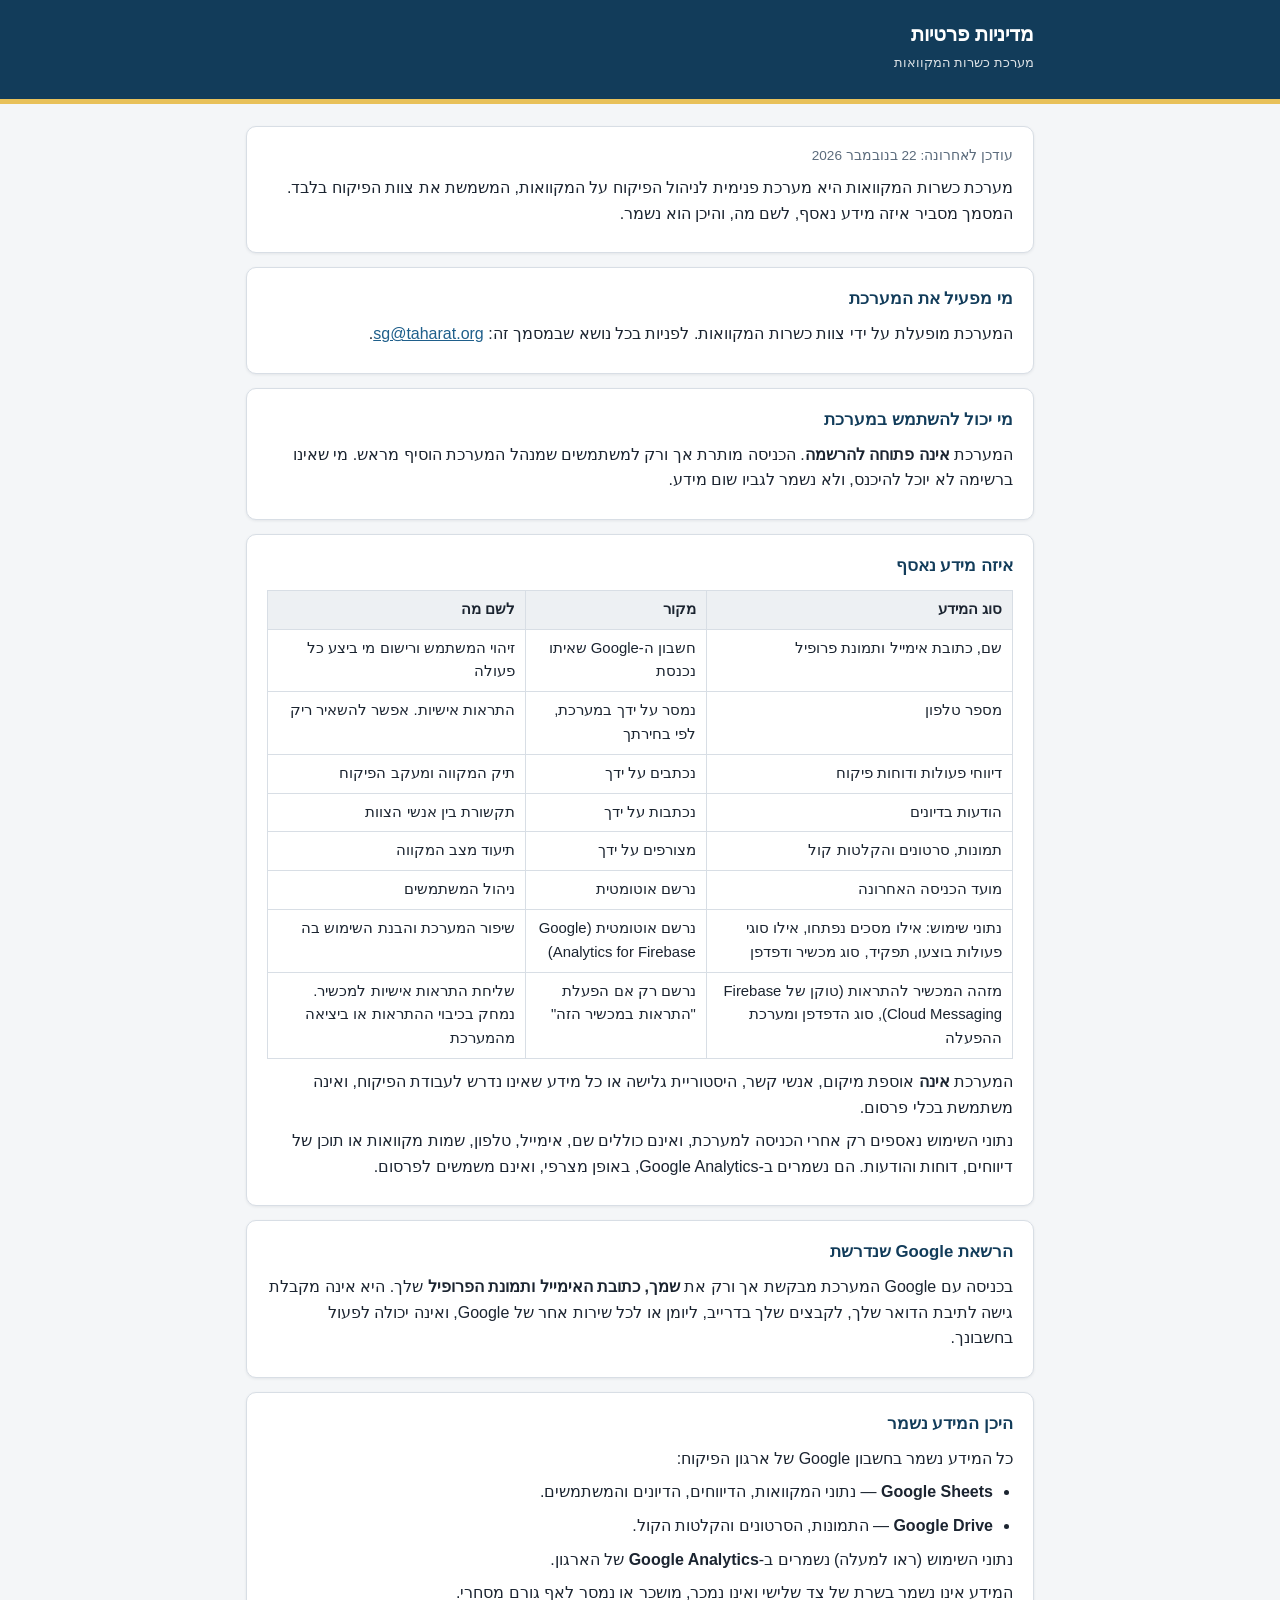
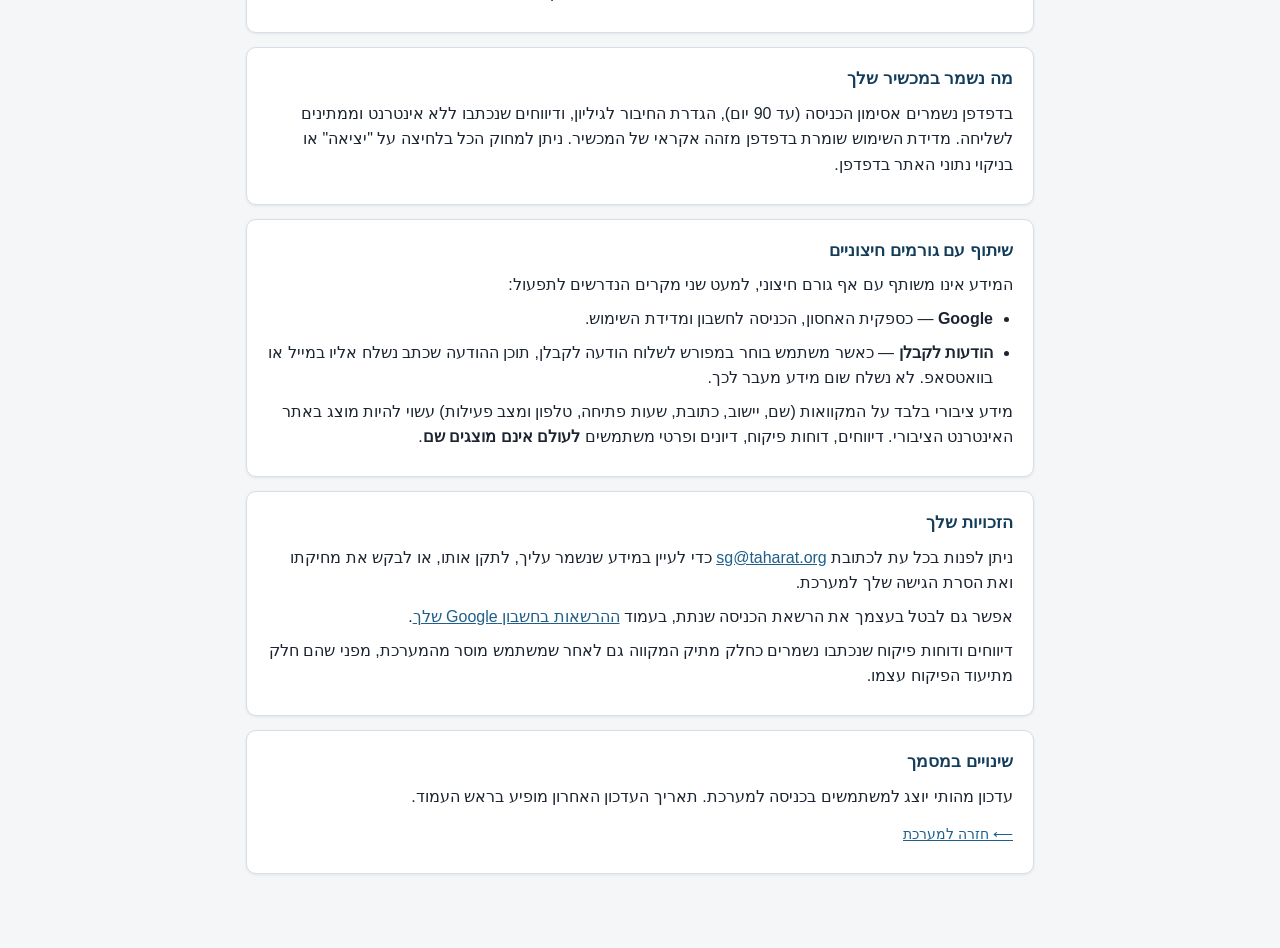
<file: app/privacy.html>
<!DOCTYPE html>
<html lang="he" dir="rtl">
<head>
<meta charset="utf-8">
<meta name="viewport" content="width=device-width,initial-scale=1">
<title>מדיניות פרטיות — מערכת כשרות המקוואות</title>
<link rel="stylesheet" href="legal.css">
</head>
<body>
<header><div>
  <h1>מדיניות פרטיות</h1>
  <p>מערכת כשרות המקוואות</p>
</div></header>

<main>
<section>
  <p class="updated">עודכן לאחרונה: 22 בנובמבר 2026</p>
  <p>מערכת כשרות המקוואות היא מערכת פנימית לניהול הפיקוח על המקוואות, המשמשת את צוות
  הפיקוח בלבד. המסמך מסביר איזה מידע נאסף, לשם מה, והיכן הוא נשמר.</p>
</section>

<section>
  <h2>מי מפעיל את המערכת</h2>
  <p>המערכת מופעלת על ידי צוות כשרות המקוואות. לפניות בכל נושא שבמסמך זה:
  <a href="mailto:sg@taharat.org">sg@taharat.org</a>.</p>
</section>

<section>
  <h2>מי יכול להשתמש במערכת</h2>
  <p>המערכת <strong>אינה פתוחה להרשמה</strong>. הכניסה מותרת אך ורק למשתמשים שמנהל המערכת
  הוסיף מראש. מי שאינו ברשימה לא יוכל להיכנס, ולא נשמר לגביו שום מידע.</p>
</section>

<section>
  <h2>איזה מידע נאסף</h2>
  <table>
    <thead><tr><th>סוג המידע</th><th>מקור</th><th>לשם מה</th></tr></thead>
    <tbody>
      <tr><td>שם, כתובת אימייל ותמונת פרופיל</td><td>חשבון ה-Google שאיתו נכנסת</td>
          <td>זיהוי המשתמש ורישום מי ביצע כל פעולה</td></tr>
      <tr><td>מספר טלפון</td><td>נמסר על ידך במערכת, לפי בחירתך</td>
          <td>התראות אישיות. אפשר להשאיר ריק</td></tr>
      <tr><td>דיווחי פעולות ודוחות פיקוח</td><td>נכתבים על ידך</td>
          <td>תיק המקווה ומעקב הפיקוח</td></tr>
      <tr><td>הודעות בדיונים</td><td>נכתבות על ידך</td><td>תקשורת בין אנשי הצוות</td></tr>
      <tr><td>תמונות, סרטונים והקלטות קול</td><td>מצורפים על ידך</td>
          <td>תיעוד מצב המקווה</td></tr>
      <tr><td>מועד הכניסה האחרונה</td><td>נרשם אוטומטית</td><td>ניהול המשתמשים</td></tr>
      <tr><td>נתוני שימוש: אילו מסכים נפתחו, אילו סוגי פעולות בוצעו, תפקיד, סוג מכשיר ודפדפן</td>
          <td>נרשם אוטומטית (Google Analytics for Firebase)</td><td>שיפור המערכת והבנת השימוש בה</td></tr>
      <tr><td>מזהה המכשיר להתראות (טוקן של Firebase Cloud Messaging), סוג הדפדפן ומערכת ההפעלה</td>
          <td>נרשם רק אם הפעלת "התראות במכשיר הזה"</td><td>שליחת התראות אישיות למכשיר. נמחק בכיבוי ההתראות או ביציאה מהמערכת</td></tr>
    </tbody>
  </table>
  <p>המערכת <strong>אינה</strong> אוספת מיקום, אנשי קשר, היסטוריית גלישה או כל מידע שאינו
  נדרש לעבודת הפיקוח, ואינה משתמשת בכלי פרסום.</p>
  <p>נתוני השימוש נאספים רק אחרי הכניסה למערכת, ואינם כוללים שם, אימייל, טלפון, שמות
  מקוואות או תוכן של דיווחים, דוחות והודעות. הם נשמרים ב-Google Analytics, באופן מצרפי,
  ואינם משמשים לפרסום.</p>
</section>

<section>
  <h2>הרשאת Google שנדרשת</h2>
  <p>בכניסה עם Google המערכת מבקשת אך ורק את <strong>שמך, כתובת האימייל ותמונת הפרופיל</strong>
  שלך. היא אינה מקבלת גישה לתיבת הדואר שלך, לקבצים שלך בדרייב, ליומן או לכל שירות אחר של
  Google, ואינה יכולה לפעול בחשבונך.</p>
</section>

<section>
  <h2>היכן המידע נשמר</h2>
  <p>כל המידע נשמר בחשבון Google של ארגון הפיקוח:</p>
  <ul>
    <li><strong>Google Sheets</strong> — נתוני המקוואות, הדיווחים, הדיונים והמשתמשים.</li>
    <li><strong>Google Drive</strong> — התמונות, הסרטונים והקלטות הקול.</li>
  </ul>
  <p>נתוני השימוש (ראו למעלה) נשמרים ב-<strong>Google Analytics</strong> של הארגון.</p>
  <p>המידע אינו נשמר בשרת של צד שלישי ואינו נמכר, מושכר או נמסר לאף גורם מסחרי.</p>
</section>

<section>
  <h2>מה נשמר במכשיר שלך</h2>
  <p>בדפדפן נשמרים אסימון הכניסה (עד 90 יום), הגדרת החיבור לגיליון, ודיווחים שנכתבו ללא
  אינטרנט וממתינים לשליחה. מדידת השימוש שומרת בדפדפן מזהה אקראי של המכשיר. ניתן למחוק הכל בלחיצה על "יציאה" או בניקוי נתוני האתר בדפדפן.</p>
</section>

<section>
  <h2>שיתוף עם גורמים חיצוניים</h2>
  <p>המידע אינו משותף עם אף גורם חיצוני, למעט שני מקרים הנדרשים לתפעול:</p>
  <ul>
    <li><strong>Google</strong> — כספקית האחסון, הכניסה לחשבון ומדידת השימוש.</li>
    <li><strong>הודעות לקבלן</strong> — כאשר משתמש בוחר במפורש לשלוח הודעה לקבלן, תוכן
    ההודעה שכתב נשלח אליו במייל או בוואטסאפ. לא נשלח שום מידע מעבר לכך.</li>
  </ul>
  <p>מידע ציבורי בלבד על המקוואות (שם, יישוב, כתובת, שעות פתיחה, טלפון ומצב פעילות) עשוי
  להיות מוצג באתר האינטרנט הציבורי. דיווחים, דוחות פיקוח, דיונים ופרטי משתמשים
  <strong>לעולם אינם מוצגים שם</strong>.</p>
</section>

<section>
  <h2>הזכויות שלך</h2>
  <p>ניתן לפנות בכל עת לכתובת <a href="mailto:sg@taharat.org">sg@taharat.org</a> כדי לעיין
  במידע שנשמר עליך, לתקן אותו, או לבקש את מחיקתו ואת הסרת הגישה שלך למערכת.</p>
  <p>אפשר גם לבטל בעצמך את הרשאת הכניסה שנתת, בעמוד
  <a href="https://myaccount.google.com/permissions" target="_blank" rel="noopener">ההרשאות
  בחשבון Google שלך</a>.</p>
  <p>דיווחים ודוחות פיקוח שנכתבו נשמרים כחלק מתיק המקווה גם לאחר שמשתמש מוסר מהמערכת,
  מפני שהם חלק מתיעוד הפיקוח עצמו.</p>
</section>

<section>
  <h2>שינויים במסמך</h2>
  <p>עדכון מהותי יוצג למשתמשים בכניסה למערכת. תאריך העדכון האחרון מופיע בראש העמוד.</p>
  <p><a class="back" href="./">⟵ חזרה למערכת</a></p>
</section>
</main>
</body>
</html>
</file>
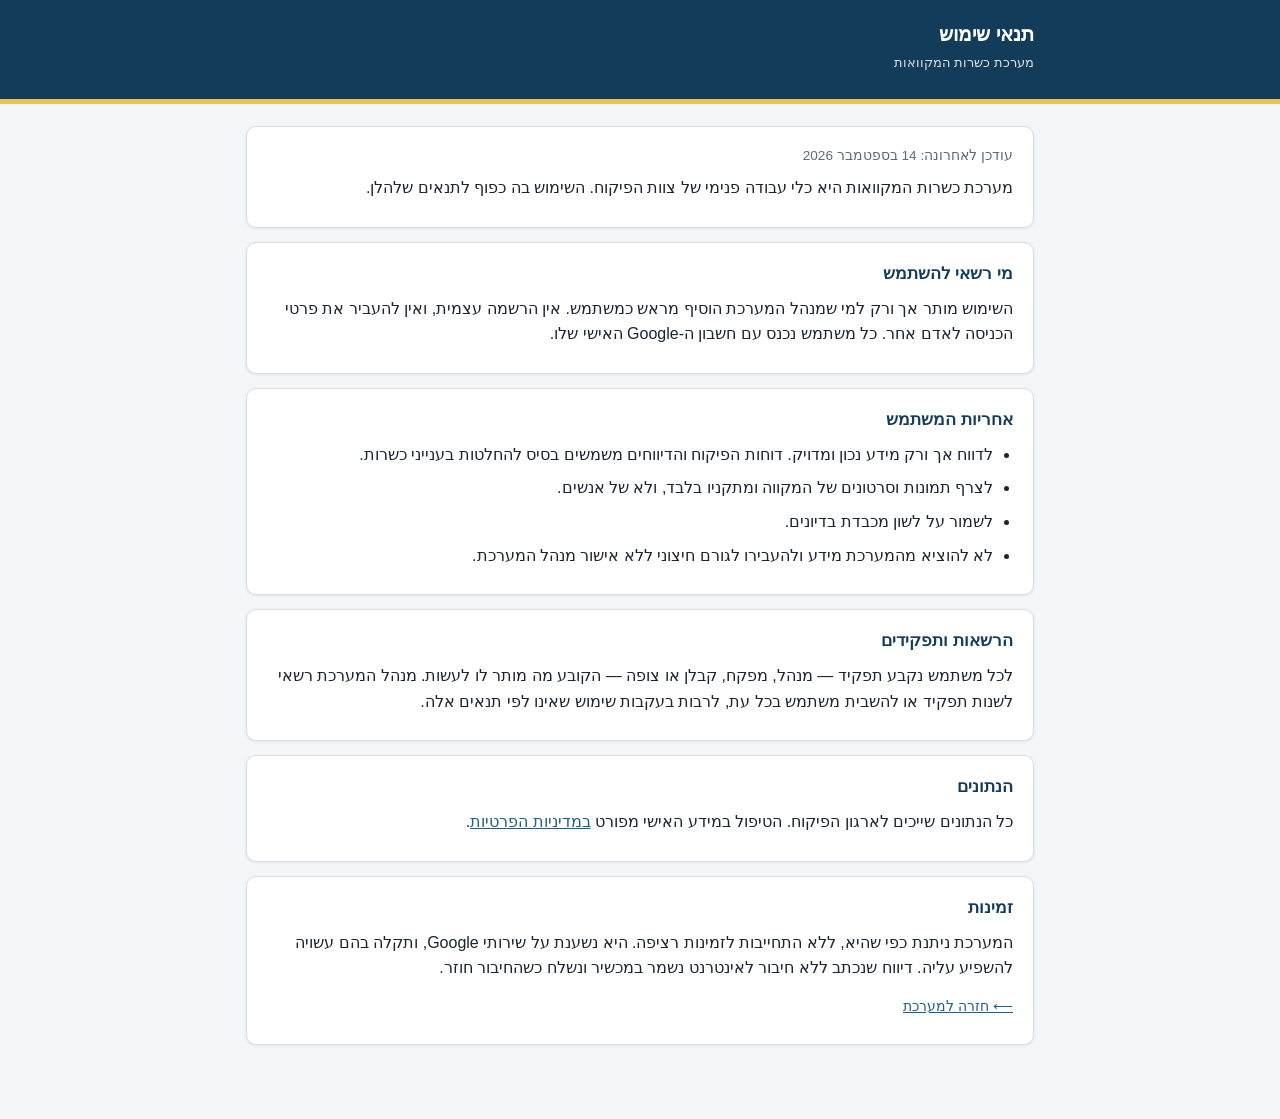
<file: app/terms.html>
<!DOCTYPE html>
<html lang="he" dir="rtl">
<head>
<meta charset="utf-8">
<meta name="viewport" content="width=device-width,initial-scale=1">
<title>תנאי שימוש — מערכת כשרות המקוואות</title>
<link rel="stylesheet" href="legal.css">
</head>
<body>
<header><div>
  <h1>תנאי שימוש</h1>
  <p>מערכת כשרות המקוואות</p>
</div></header>

<main>
<section>
  <p class="updated">עודכן לאחרונה: 14 בספטמבר 2026</p>
  <p>מערכת כשרות המקוואות היא כלי עבודה פנימי של צוות הפיקוח. השימוש בה כפוף לתנאים שלהלן.</p>
</section>

<section>
  <h2>מי רשאי להשתמש</h2>
  <p>השימוש מותר אך ורק למי שמנהל המערכת הוסיף מראש כמשתמש. אין הרשמה עצמית, ואין להעביר
  את פרטי הכניסה לאדם אחר. כל משתמש נכנס עם חשבון ה-Google האישי שלו.</p>
</section>

<section>
  <h2>אחריות המשתמש</h2>
  <ul>
    <li>לדווח אך ורק מידע נכון ומדויק. דוחות הפיקוח והדיווחים משמשים בסיס להחלטות בענייני כשרות.</li>
    <li>לצרף תמונות וסרטונים של המקווה ומתקניו בלבד, ולא של אנשים.</li>
    <li>לשמור על לשון מכבדת בדיונים.</li>
    <li>לא להוציא מהמערכת מידע ולהעבירו לגורם חיצוני ללא אישור מנהל המערכת.</li>
  </ul>
</section>

<section>
  <h2>הרשאות ותפקידים</h2>
  <p>לכל משתמש נקבע תפקיד — מנהל, מפקח, קבלן או צופה — הקובע מה מותר לו לעשות. מנהל המערכת
  רשאי לשנות תפקיד או להשבית משתמש בכל עת, לרבות בעקבות שימוש שאינו לפי תנאים אלה.</p>
</section>

<section>
  <h2>הנתונים</h2>
  <p>כל הנתונים שייכים לארגון הפיקוח. הטיפול במידע האישי מפורט
  <a href="privacy.html">במדיניות הפרטיות</a>.</p>
</section>

<section>
  <h2>זמינות</h2>
  <p>המערכת ניתנת כפי שהיא, ללא התחייבות לזמינות רציפה. היא נשענת על שירותי Google, ותקלה
  בהם עשויה להשפיע עליה. דיווח שנכתב ללא חיבור לאינטרנט נשמר במכשיר ונשלח כשהחיבור חוזר.</p>
  <p><a class="back" href="./">⟵ חזרה למערכת</a></p>
</section>
</main>
</body>
</html>
</file>
<file: app/legal.css>
/* עיצוב משותף לדפי המדיניות והתנאים – זהה לטוקנים של index.html */
:root{
  --bg:#F4F6F8; --card:#fff; --line:#D8DEE5; --ink:#1B2430; --muted:#5B6B7C;
  --brand:#123C5A; --brand-2:#1F5F8B; --accent:#E8C15A;
  --radius:10px; --shadow:0 1px 3px rgba(27,36,48,.08);
}
*{box-sizing:border-box;margin:0;padding:0}
html{font-size:16px}
body{background:var(--bg);color:var(--ink);line-height:1.6;
  font-family:"Segoe UI","Arial Hebrew","Noto Sans Hebrew",Arial,sans-serif}
header{background:var(--brand);color:#fff;border-bottom:5px solid var(--accent)}
header div{max-width:820px;margin:0 auto;padding:18px 16px}
header h1{font-size:1.25rem;font-weight:800}
header p{font-size:.8rem;opacity:.85;margin-top:3px}
main{max-width:820px;margin:0 auto;padding:22px 16px 60px}
section{background:var(--card);border:1px solid var(--line);border-radius:var(--radius);
  box-shadow:var(--shadow);padding:18px 20px;margin-bottom:14px}
h2{font-size:1.05rem;color:var(--brand);margin-bottom:8px}
h2:not(:first-child){margin-top:18px}
p,li{margin-bottom:8px}
ul{padding-inline-start:20px}
a{color:var(--brand-2)}
.updated{color:var(--muted);font-size:.85rem}
.back{display:inline-block;margin-top:6px;font-size:.9rem}
table{border-collapse:collapse;width:100%;margin:10px 0;font-size:.93rem}
th,td{border:1px solid var(--line);padding:7px 10px;text-align:start;vertical-align:top}
th{background:#EDF0F3;font-weight:700}
@media (max-width:520px){ table,thead,tbody,th,td,tr{display:block}
  thead{display:none} td{border-top:none} tr{margin-bottom:10px} }
</file>
